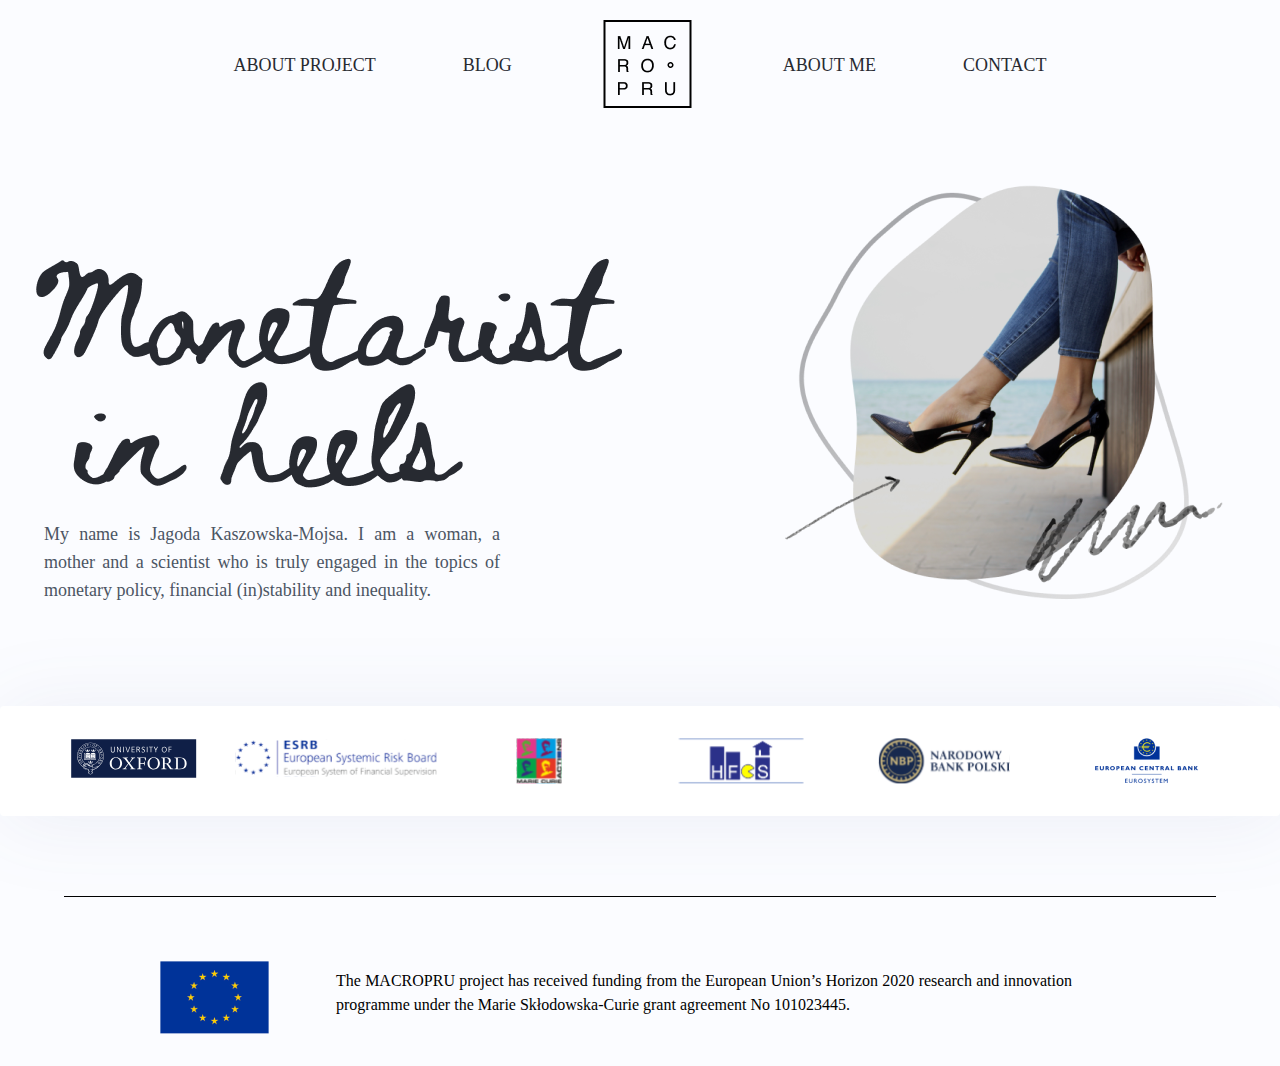
<file: index.html>
<!DOCTYPE html>
<!-- saved from url=(0017)http://localhost/ -->
<html lang="en"><head><meta http-equiv="Content-Type" content="text/html; charset=UTF-8">
        
        <meta name="viewport" content="width=device-width, initial-scale=1">
        <meta name="csrf-token" content="I5Yiwfup0PkfZY6cMvZNUftSER3jY6655O3JnbEg">

        <title>Laravel</title>

        <!-- Fonts -->
        <link rel="preconnect" href="https://fonts.googleapis.com/"> 
        <link rel="preconnect" href="https://fonts.gstatic.com/" crossorigin=""> 
        <link href="./macropru_files/css2" rel="stylesheet">

        <!-- Styles -->
                <link rel="stylesheet" href="./macropru_files/app.css">
        

        <!-- Scripts -->
        <script src="./macropru_files/app.js" defer=""></script>
    </head>
    <body class="font-sans antialiased">
        <div class="min-h-screen bg-home-white ">
            <nav x-data="{ open: false }" class="">
    <!-- Primary Navigation Menu -->
    <div class="max-w-7xl mx-auto px-4 sm:px-6 lg:px-8">
        <div class="flex justify-between sm:justify-around h-16 sm:h-32">
            <div class="hidden sm:flex"></div>
            <div class="hidden sm:flex"></div>
            <div class="hidden sm:flex">
                <div class="hidden space-x-1 sm:-my-px sm:flex uppercase">
                    <div class="flex items-center">
                        <a class="inline-flex items-center px-1 pt-1 border-b-2 border-transparent text-lg font-marcellus font-normal leading-5 text-nav-link-dark hover:text-gray-700 hover:border-gray-300 focus:outline-none focus:text-gray-700 focus:border-gray-300 transition duration-150 ease-in-out " href="project.html">
                            About project
                        </a>
                    </div>

                    <!--<a class="inline-flex items-center px-1 pt-1 border-b-2 border-transparent text-sm font-medium leading-5 text-gray-500 hover:text-gray-700 hover:border-gray-300 focus:outline-none focus:text-gray-700 focus:border-gray-300 transition duration-150 ease-in-out" href="/contact.html">
    Contact
</a>
-->
                </div>
            </div>
            <div class="hidden sm:flex">
                <div class="hidden space-x-1 sm:-my-px sm:flex uppercase">
                    <div class="flex items-center">
                        <a class="inline-flex items-center px-1 pt-1 border-b-2 border-transparent text-lg font-marcellus font-normal leading-5 text-nav-link-dark hover:text-gray-700 hover:border-gray-300 focus:outline-none focus:text-gray-700 focus:border-gray-300 transition duration-150 ease-in-out " href="http://localhost/blog">
                            Blog
                        </a>
                    </div>
                </div>
            </div>
            <div class="flex">
                <!-- Logo -->
                <div class="shrink-0 flex items-center mx-2">
                    <a href="index.html">
                        <img src="./macropru_files/logo.png" class="h-12 sm:h-full">
                    </a>
                </div>
            </div>
            <div class="flex">
                <div class="hidden space-x-8 sm:-my-px sm:flex uppercase">
                    <div class="flex items-center">
                        <a class="inline-flex items-center px-1 pt-1 border-b-2 border-transparent text-lg font-marcellus font-normal leading-5 text-nav-link-dark hover:text-gray-700 hover:border-gray-300 focus:outline-none focus:text-gray-700 focus:border-gray-300 transition duration-150 ease-in-out " href="http://localhost/about">
                            About me
                        </a>
                    </div>
                </div>
            </div>
            <div class="flex">
                <div class="hidden space-x-8 sm:-my-px sm:flex uppercase">
                    <div class="flex items-center">
                        <a class="inline-flex items-center px-1 pt-1 border-b-2 border-transparent text-lg font-marcellus font-normal leading-5 text-nav-link-dark hover:text-gray-700 hover:border-gray-300 focus:outline-none focus:text-gray-700 focus:border-gray-300 transition duration-150 ease-in-out " href="contact.html">
                            Contact
                        </a>
                    </div>
                </div>
            </div>
            <div class="flex"></div>
            <div class="flex"></div>
            <!-- Hamburger -->
            <div class="-mr-2 flex items-center sm:hidden">
                <button @click="open = ! open" class="inline-flex items-center justify-center p-2 rounded-md text-gray-400 hover:text-gray-500 hover:bg-gray-100 focus:outline-none focus:bg-gray-100 focus:text-gray-500 transition duration-150 ease-in-out">
                    <svg class="h-6 w-6" stroke="currentColor" fill="none" viewBox="0 0 24 24">
                        <path :class="{&#39;hidden&#39;: open, &#39;inline-flex&#39;: ! open }" class="inline-flex" stroke-linecap="round" stroke-linejoin="round" stroke-width="2" d="M4 6h16M4 12h16M4 18h16"></path>
                        <path :class="{&#39;hidden&#39;: ! open, &#39;inline-flex&#39;: open }" class="hidden" stroke-linecap="round" stroke-linejoin="round" stroke-width="2" d="M6 18L18 6M6 6l12 12"></path>
                    </svg>
                </button>
            </div>
        </div>
    </div>

    <!-- Responsive Navigation Menu -->
    <div :class="{&#39;block&#39;: open, &#39;hidden&#39;: ! open}" class="hidden sm:hidden">
        <div class="pt-2 pb-3 space-y-1">
            <a class="block pl-3 pr-4 py-2 border-l-4 border-transparent text-base font-medium text-gray-600 uppercase font-marcellus hover:text-gray-800 hover:bg-gray-50 hover:border-gray-300 focus:outline-none focus:text-gray-800 focus:border-gray-300 transition duration-150 ease-in-out " href="project.html">
                About project
            </a>
        </div>
        <div class="pt-2 pb-3 space-y-1">
            <a class="block pl-3 pr-4 py-2 border-l-4 border-transparent text-base font-medium text-gray-600 uppercase font-marcellus hover:text-gray-800 hover:bg-gray-50 hover:border-gray-300 focus:outline-none focus:text-gray-800 focus:border-gray-300 transition duration-150 ease-in-out " href="http://localhost/blog">
                Blog
            </a>
        </div>
        <div class="pt-2 pb-3 space-y-1">
            <a class="block pl-3 pr-4 py-2 border-l-4 border-transparent text-base font-medium text-gray-600 uppercase font-marcellus hover:text-gray-800 hover:bg-gray-50 hover:border-gray-300 focus:outline-none focus:text-gray-800 focus:border-gray-300 transition duration-150 ease-in-out " href="http://localhost/about">
                About me
            </a>
        </div>
        <div class="pt-2 pb-3 space-y-1">
            <a class="block pl-3 pr-4 py-2 border-l-4 border-transparent text-base font-medium text-gray-600 uppercase font-marcellus hover:text-gray-800 hover:bg-gray-50 hover:border-gray-300 focus:outline-none focus:text-gray-800 focus:border-gray-300 transition duration-150 ease-in-out " href="contact.html">
                Contact
            </a>
        </div>
        <hr class="drop-shadow">
    </div>
</nav>

            <!-- Page Heading -->
            <!--<header class="">
                <div class="max-w-7xl mx-auto py-6 px-4 sm:px-6 lg:px-8">
                    Header
                </div>
            </header>-->

            <!-- Page Content -->
            <main>
                    <div class="relative flex items-top justify-center sm:items-center py-4 sm:pt-0 mb-12"> <!--min-h-screen-->
        <div class="max-w-7xl mx-auto sm:px-6 lg:px-8">
            <div class="mt-8">
                <!--<div class="grid grid-cols-1 md:grid-cols-2">-->
                <div class="flex flex-col sm:flex-row">
                    <div class="w-full sm:w-1/2 order-2 sm:order-1 p-6 sm:p-1 pt-6 md:pt-16 lg:pt-24">
                        <div class="flex items-center">
                            <img src="./macropru_files/monetarist_in_heels.png" class="h-full">
                        </div>

                        <div class="mx-2">
                            <div class="mt-8 text-gray-600 text-base sm:text-lg sm:leading-7 font-marcellus font-normal text-justify lg:pr-20 xl:pr-32">
                                My name is Jagoda Kaszowska-Mojsa. I am a woman, a mother and a scientist who is truly engaged in the topics of monetary policy, financial (in)stability and inequality.
                            </div>
                        </div>
                    </div>

                    <div class="w-full sm:w-1/2 order-1 sm:order-2 p-1 sm:p-6">
                        <div class="flex justify-center md:justify-end">
                            <img src="./macropru_files/hero.png" class="h-full">
                        </div>
                    </div>
                </div>
            </div>

            <div class="grid grid-cols-2 md:grid-cols-3 xl:grid-cols-6 gap-y-8 mx-8 xl:-mx-8 mt-20 p-8 bg-white drop-shadow-3xl rounded">
                <div class="mx-auto">
                    <img src="./macropru_files/oxford_badge.svg" class="h-10">
                </div>
                <div class="mx-auto">
                    <img src="./macropru_files/esrb_badge.svg" class="h-10">
                </div>
                <div class="mx-auto">
                    <img src="./macropru_files/msca_badge.svg" class="h-full">
                </div>
                <div class="mx-auto">
                    <img src="./macropru_files/hfcs_badge.svg" class="h-full">
                </div>
                <div class="mx-auto">
                    <img src="./macropru_files/nbp_badge.svg" class="h-full">
                </div>
                <div class="mx-auto">
                    <img src="./macropru_files/ecb_badge.png" class="h-full">
                </div>
            </div>
        </div>
    </div>
            </main>

            <div class="max-w-7xl mx-auto sm:px-6 lg:px-8 pb-8">
                <hr class="mx-8 my-16 border-black">

                <div class="flex flex-col sm:flex-row space-y-8 sm:space-y-0 xl:space-y-2 sm:space-x-16 px-8 sm:px-32">
                    <div class="w-28 flex-none">
                        <img src="./macropru_files/eu_emblem.png" class="">
                    </div>
                    <div class="font-andada text-xs sm:text-base text-justify xl:pr-12">
                        The MACROPRU project has received funding from the European Union’s Horizon 2020 research and innovation programme under the Marie Skłodowska-Curie grant agreement No 101023445.
                    </div>
                </div>
            </div>
        </div>
            

</body></html>
</file>
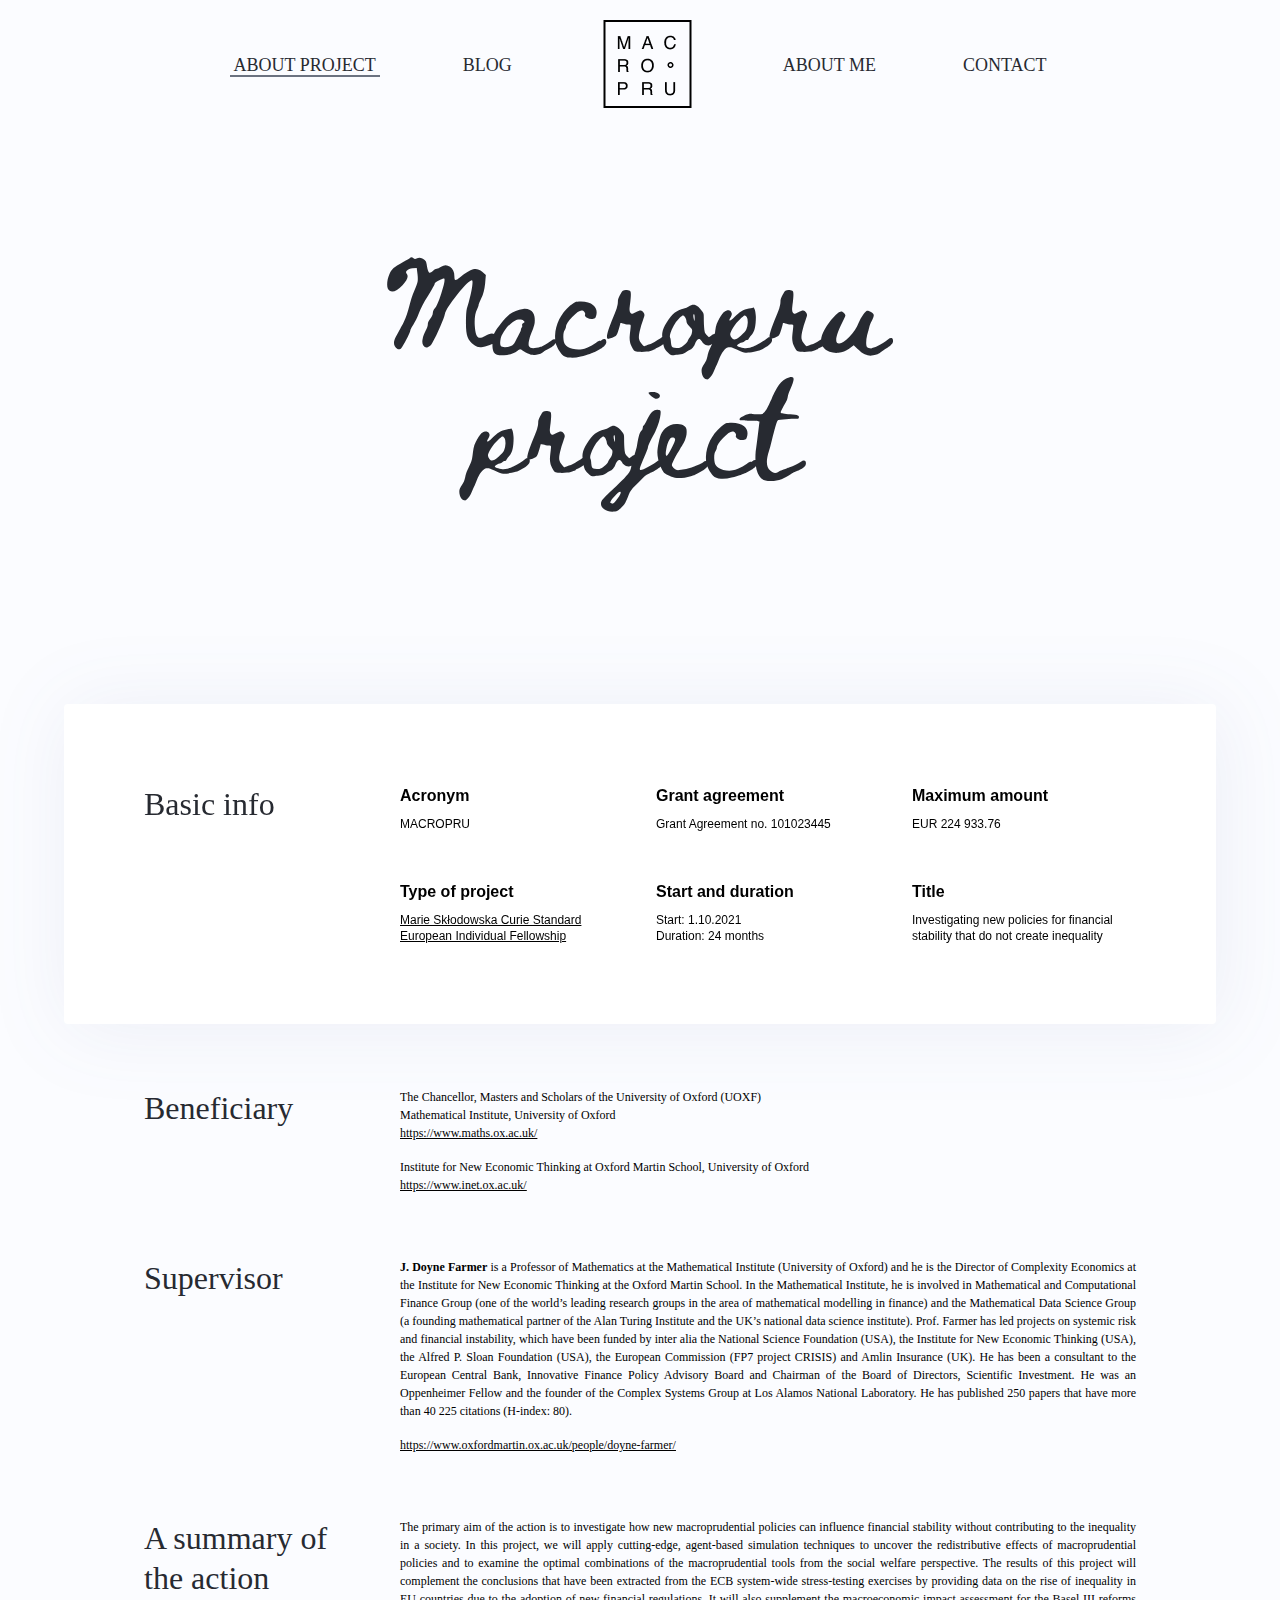
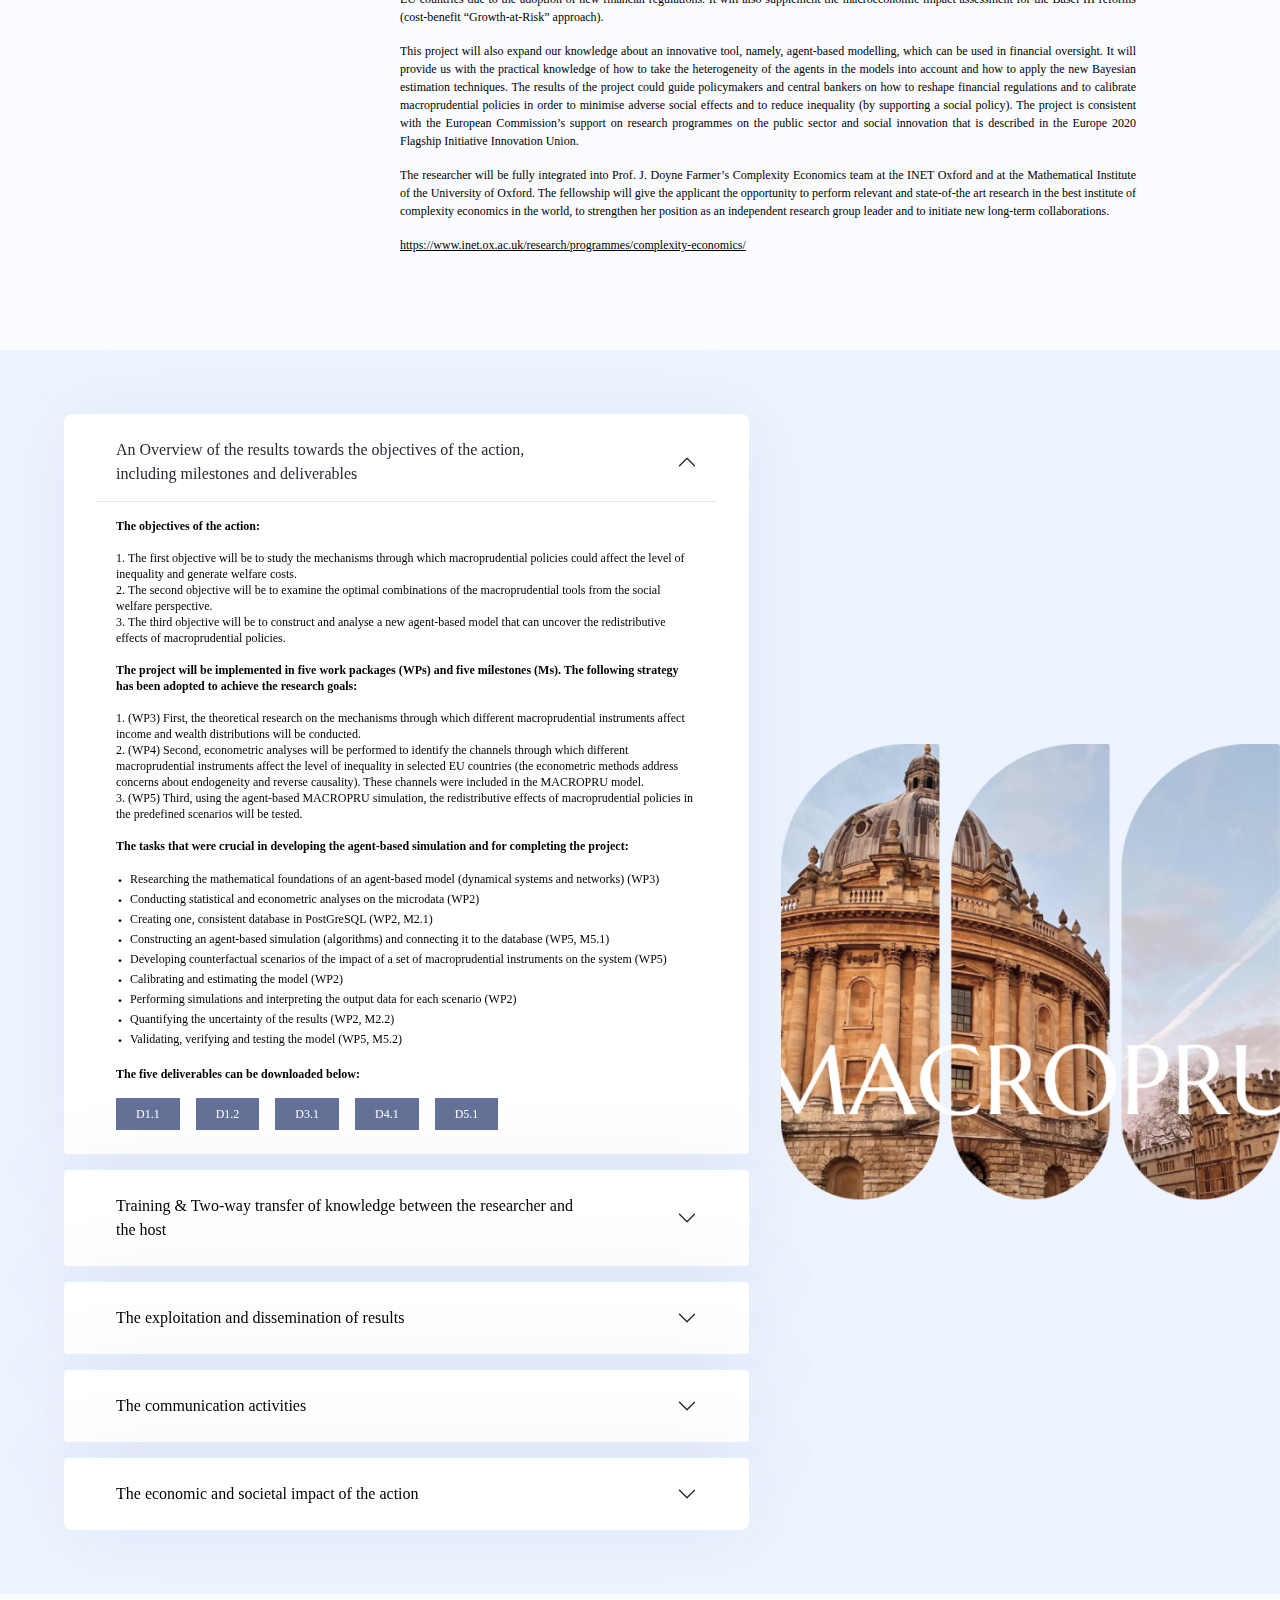
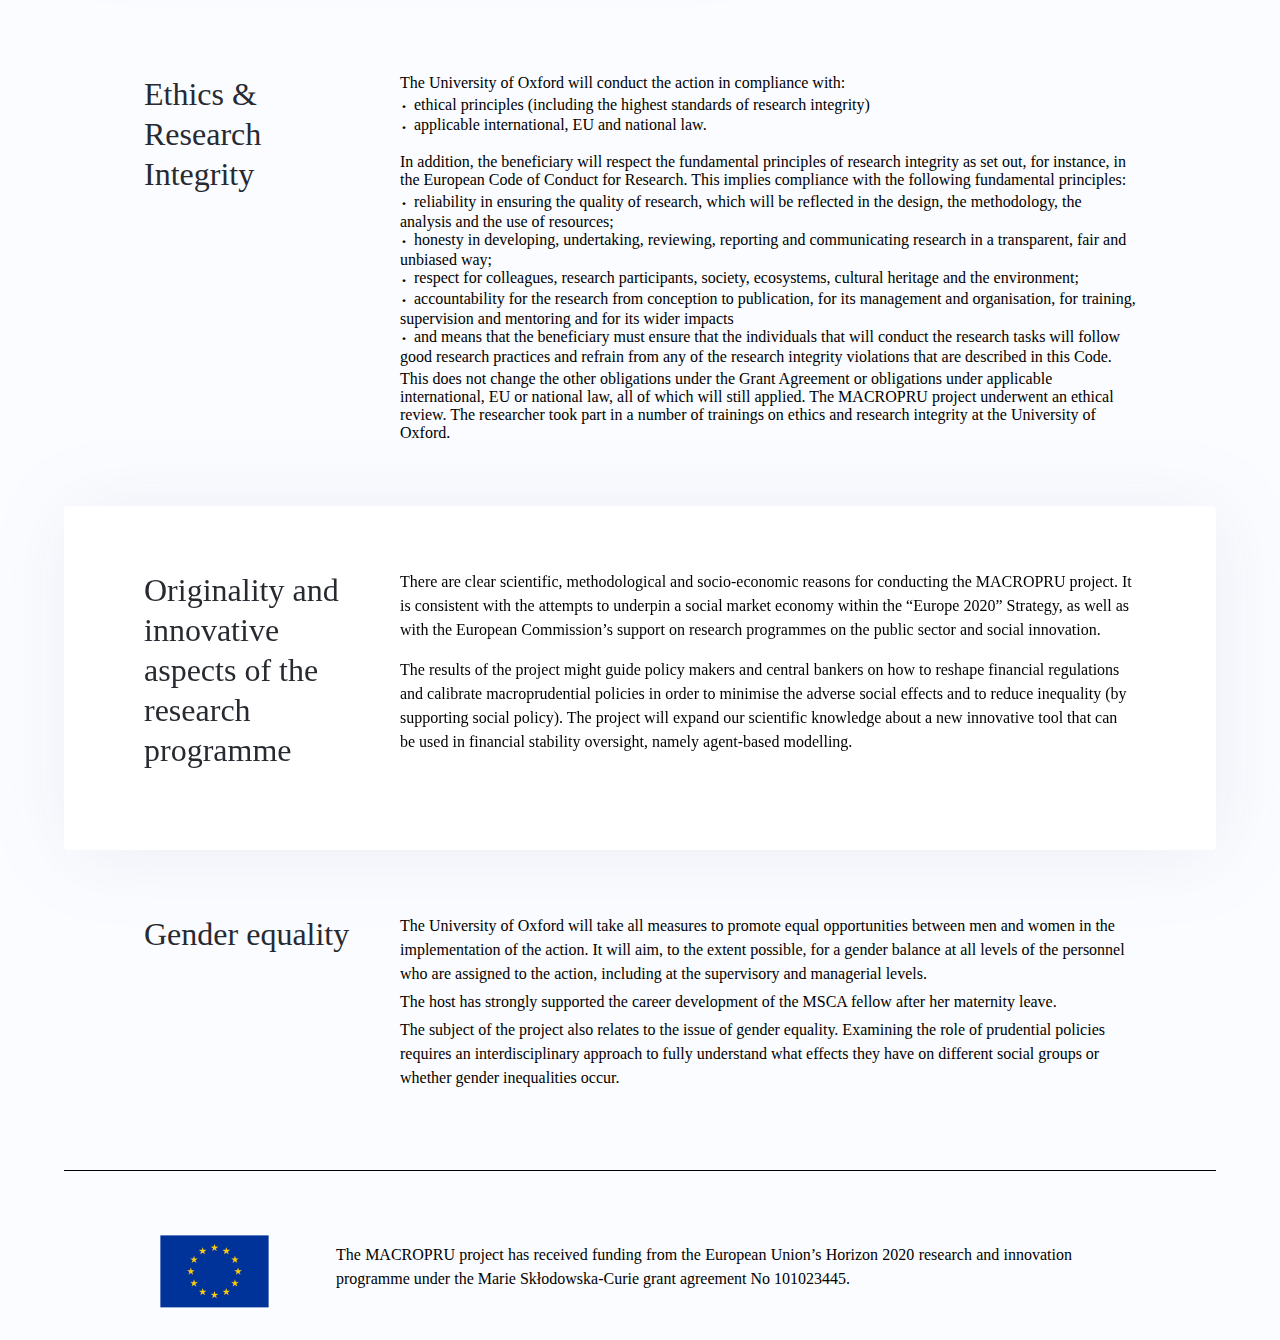
<file: project.html>
<!DOCTYPE html>
<!-- saved from url=(0024)/project.html -->
<html lang="en"><head><meta http-equiv="Content-Type" content="text/html; charset=UTF-8">
        
        <meta name="viewport" content="width=device-width, initial-scale=1">
        <meta name="csrf-token" content="I5Yiwfup0PkfZY6cMvZNUftSER3jY6655O3JnbEg">

        <title>Laravel</title>

        <!-- Fonts -->
        <link rel="preconnect" href="https://fonts.googleapis.com/"> 
        <link rel="preconnect" href="https://fonts.gstatic.com/" crossorigin=""> 
        <link href="./macropru_files/css2" rel="stylesheet">

        <!-- Styles -->
            <link rel="stylesheet" href="./macropru_files/tw-elements.min.css">
    <style>   
        .small-list-disc li:before {
            content:"· ";
            font-size:24px;
            vertical-align:middle;
            line-height:20px;
        }
    </style>
        <link rel="stylesheet" href="./macropru_files/app.css">
        

        <!-- Scripts -->
        <script src="./macropru_files/app.js" defer=""></script>
    </head>
    <body class="font-sans antialiased">
        <div class="min-h-screen bg-home-white     bg-[url(&#39;./macropru_files/project_hero_s.png&#39;)] sm:bg-[url(&#39;./macropru_files/project_hero.png&#39;)] bg-no-repeat bg-contain sm:bg-auto bg-right-top md:bg-top
">
            <nav x-data="{ open: false }" class="">
    <!-- Primary Navigation Menu -->
    <div class="max-w-7xl mx-auto px-4 sm:px-6 lg:px-8">
        <div class="flex justify-between sm:justify-around h-16 sm:h-32">
            <div class="hidden sm:flex"></div>
            <div class="hidden sm:flex"></div>
            <div class="hidden sm:flex">
                <div class="hidden space-x-1 sm:-my-px sm:flex uppercase">
                    <div class="flex items-center">
                        <a class="inline-flex items-center px-1 pt-1 border-b-2 border-transparent text-lg font-marcellus font-normal leading-5 text-nav-link-dark hover:text-gray-700 hover:border-gray-300 focus:outline-none focus:text-gray-700 focus:border-gray-300 transition duration-150 ease-in-out border-gray-500 hover:border-gray-700" href="project.html">
                            About project
                        </a>
                    </div>

                    <!--<a class="inline-flex items-center px-1 pt-1 border-b-2 border-transparent text-sm font-medium leading-5 text-gray-500 hover:text-gray-700 hover:border-gray-300 focus:outline-none focus:text-gray-700 focus:border-gray-300 transition duration-150 ease-in-out" href="/contact.html">
    Contact
</a>
-->
                </div>
            </div>
            <div class="hidden sm:flex">
                <div class="hidden space-x-1 sm:-my-px sm:flex uppercase">
                    <div class="flex items-center">
                        <a class="inline-flex items-center px-1 pt-1 border-b-2 border-transparent text-lg font-marcellus font-normal leading-5 text-nav-link-dark hover:text-gray-700 hover:border-gray-300 focus:outline-none focus:text-gray-700 focus:border-gray-300 transition duration-150 ease-in-out " href="http://localhost/blog">
                            Blog
                        </a>
                    </div>
                </div>
            </div>
            <div class="flex">
                <!-- Logo -->
                <div class="shrink-0 flex items-center mx-2">
                    <a href="index.html">
                        <img src="./macropru_files/logo.png" class="h-12 sm:h-full">
                    </a>
                </div>
            </div>
            <div class="flex">
                <div class="hidden space-x-8 sm:-my-px sm:flex uppercase">
                    <div class="flex items-center">
                        <a class="inline-flex items-center px-1 pt-1 border-b-2 border-transparent text-lg font-marcellus font-normal leading-5 text-nav-link-dark hover:text-gray-700 hover:border-gray-300 focus:outline-none focus:text-gray-700 focus:border-gray-300 transition duration-150 ease-in-out " href="http://localhost/about">
                            About me
                        </a>
                    </div>
                </div>
            </div>
            <div class="flex">
                <div class="hidden space-x-8 sm:-my-px sm:flex uppercase">
                    <div class="flex items-center">
                        <a class="inline-flex items-center px-1 pt-1 border-b-2 border-transparent text-lg font-marcellus font-normal leading-5 text-nav-link-dark hover:text-gray-700 hover:border-gray-300 focus:outline-none focus:text-gray-700 focus:border-gray-300 transition duration-150 ease-in-out " href="contact.html">
                            Contact
                        </a>
                    </div>
                </div>
            </div>
            <div class="flex"></div>
            <div class="flex"></div>
            <!-- Hamburger -->
            <div class="-mr-2 flex items-center sm:hidden">
                <button @click="open = ! open" class="inline-flex items-center justify-center p-2 rounded-md text-gray-400 hover:text-gray-500 hover:bg-gray-100 focus:outline-none focus:bg-gray-100 focus:text-gray-500 transition duration-150 ease-in-out">
                    <svg class="h-6 w-6" stroke="currentColor" fill="none" viewBox="0 0 24 24">
                        <path :class="{&#39;hidden&#39;: open, &#39;inline-flex&#39;: ! open }" class="inline-flex" stroke-linecap="round" stroke-linejoin="round" stroke-width="2" d="M4 6h16M4 12h16M4 18h16"></path>
                        <path :class="{&#39;hidden&#39;: ! open, &#39;inline-flex&#39;: open }" class="hidden" stroke-linecap="round" stroke-linejoin="round" stroke-width="2" d="M6 18L18 6M6 6l12 12"></path>
                    </svg>
                </button>
            </div>
        </div>
    </div>

    <!-- Responsive Navigation Menu -->
    <div :class="{&#39;block&#39;: open, &#39;hidden&#39;: ! open}" class="hidden sm:hidden">
        <div class="pt-2 pb-3 space-y-1">
            <a class="block pl-3 pr-4 py-2 border-l-4 border-transparent text-base font-medium text-gray-600 uppercase font-marcellus hover:text-gray-800 hover:bg-gray-50 hover:border-gray-300 focus:outline-none focus:text-gray-800 focus:border-gray-300 transition duration-150 ease-in-out bg-gray-100 border-gray-500 hover:bg-gray-200 hover:border-gray-600" href="project.html">
                About project
            </a>
        </div>
        <div class="pt-2 pb-3 space-y-1">
            <a class="block pl-3 pr-4 py-2 border-l-4 border-transparent text-base font-medium text-gray-600 uppercase font-marcellus hover:text-gray-800 hover:bg-gray-50 hover:border-gray-300 focus:outline-none focus:text-gray-800 focus:border-gray-300 transition duration-150 ease-in-out " href="http://localhost/blog">
                Blog
            </a>
        </div>
        <div class="pt-2 pb-3 space-y-1">
            <a class="block pl-3 pr-4 py-2 border-l-4 border-transparent text-base font-medium text-gray-600 uppercase font-marcellus hover:text-gray-800 hover:bg-gray-50 hover:border-gray-300 focus:outline-none focus:text-gray-800 focus:border-gray-300 transition duration-150 ease-in-out " href="http://localhost/about">
                About me
            </a>
        </div>
        <div class="pt-2 pb-3 space-y-1">
            <a class="block pl-3 pr-4 py-2 border-l-4 border-transparent text-base font-medium text-gray-600 uppercase font-marcellus hover:text-gray-800 hover:bg-gray-50 hover:border-gray-300 focus:outline-none focus:text-gray-800 focus:border-gray-300 transition duration-150 ease-in-out " href="contact.html">
                Contact
            </a>
        </div>
        <hr class="drop-shadow">
    </div>
</nav>

            <!-- Page Heading -->
            <!--<header class="">
                <div class="max-w-7xl mx-auto py-6 px-4 sm:px-6 lg:px-8">
                    Header
                </div>
            </header>-->

            <!-- Page Content -->
            <main>
                    <div class="relative py-4 sm:pt-0 mb-12"> <!--min-h-screen-->
        <div class="max-w-7xl mx-auto sm:px-6 lg:px-8 basis-full">
            <div class="flex justify-center mt-24 sm:mt-32">
                <img src="./macropru_files/project_macropru_project.svg" class="w-8/12 sm:max-h-64">
            </div>

            <div class="grid justify-evenly grid-cols-1 md:grid-cols-4 gap-x-8 gap-y-4 mt-24 sm:mt-48 mx-8 sm:mx-8 mb-16 p-4 sm:p-20 bg-white drop-shadow-3xl rounded">
                <div>
                    <p class="text-4xl text-[32px] font-marcellus font-normal mb-2 text-contact-header-gray">Basic info</p>
                </div>
                <div>
                    <p class="text-base font-bold font-roboto contact-header-gray">Acronym</p>
                    <p class="text-xs font-normal font-roboto contact-text-gray mt-2">MACROPRU</p>
                    <p class="text-base font-bold font-roboto contact-header-gray mt-12">Type of project</p>
                    <p class="text-xs font-normal font-roboto contact-text-gray mt-2 underline">Marie Skłodowska Curie Standard European Individual Fellowship</p>
                </div>
                <div>
                    <p class="text-base font-bold font-roboto contact-header-gray">Grant agreement</p>
                    <p class="text-xs font-normal font-roboto contact-text-gray mt-2">Grant Agreement no. 101023445</p>
                    <p class="text-base font-bold font-roboto contact-header-gray mt-12">Start and duration</p>
                    <p class="text-xs font-normal font-roboto contact-text-gray mt-2">Start: 1.10.2021</p>
                    <p class="text-xs font-normal font-roboto contact-text-gray">Duration: 24 months</p>
                </div>
                <div>
                    <p class="text-base font-bold font-roboto contact-header-gray">Maximum amount</p>
                    <p class="text-xs font-normal font-roboto contact-text-gray mt-2">EUR 224 933.76</p>
                    <p class="text-base font-bold font-roboto contact-header-gray mt-12">Title</p>
                    <p class="text-xs font-normal font-roboto contact-text-gray mt-2">Investigating new policies for financial stability that do not create inequality</p>
                </div>
            </div>

            <!-- Beneficiary -->
            <div class="flex flex-col md:flex-row gap-x-8 mx-8">
                <div class="md:pl-20 basis-1/4 md:basis-60 lg:basis-72 shrink-0">
                    <p class="text-4xl text-[32px] font-marcellus font-normal mb-2 text-contact-header-gray">Beneficiary</p>
                </div>
                <div class="md:px-4 md:pr-20 basis-3/4 font-andada text-xs contact-text-gray leading-[1.125rem]">
                    <p>The Chancellor, Masters and Scholars of the University of Oxford (UOXF)</p>
                    <p>Mathematical Institute, University of Oxford</p>
                    <p class="underline"><a href="https://www.maths.ox.ac.uk/" target="_blank">https://www.maths.ox.ac.uk/</a></p>

                    <p class="mt-4">Institute for New Economic Thinking at Oxford Martin School, University of Oxford</p>
                    <p class="underline"><a href="https://www.inet.ox.ac.uk/" target="_blank">https://www.inet.ox.ac.uk/</a></p>
                </div>
            </div>

            <!-- Supervisor -->
            <div class="flex flex-col md:flex-row gap-x-8 mx-8 mt-16">
                <div class="md:pl-20 basis-1/4 md:basis-60 lg:basis-72 shrink-0">
                    <p class="text-4xl text-[32px] font-marcellus font-normal mb-2 text-contact-header-gray">Supervisor</p>
                </div>
                <div class="md:px-4 md:pr-20 basis-3/4 font-andada text-xs contact-text-gray leading-[1.125rem]">
                    <p class="text-justify"><span class="font-bold">J. Doyne Farmer</span> is a Professor of Mathematics at the Mathematical Institute (University of Oxford) and he is the Director of Complexity Economics at the Institute for New Economic Thinking at the Oxford Martin School. In the Mathematical Institute, he is involved in Mathematical and Computational Finance Group (one of the world’s leading research groups in the area of mathematical modelling in finance) and the Mathematical Data Science Group (a founding mathematical partner of the Alan Turing Institute and the UK’s national data science institute). Prof. Farmer has led projects on systemic risk and financial instability, which have been funded by inter alia the National Science Foundation (USA), the Institute for New Economic Thinking (USA), the Alfred P. Sloan Foundation (USA), the European Commission (FP7 project CRISIS) and Amlin Insurance (UK). He has been a consultant to the European Central Bank, Innovative Finance Policy Advisory Board and Chairman of the Board of Directors, Scientific Investment. He was an Oppenheimer Fellow and the founder of the Complex Systems Group at Los Alamos National Laboratory. He has published 250 papers that have more than 40 225 citations (H-index: 80).</p>

                    <p class="underline mt-4 break-words"><a href="https://www.oxfordmartin.ox.ac.uk/people/doyne-farmer/" target="_blank">https://www.oxfordmartin.ox.ac.uk/people/doyne-farmer/</a></p>
                </div>
            </div>

            <!-- A summary of the action -->
            <div class="flex flex-col md:flex-row gap-x-8 mx-8 mt-16">
                <div class="md:pl-20 basis-1/4 md:basis-60 lg:basis-72 shrink-0">
                    <p class="text-4xl text-[32px] font-marcellus font-normal mb-2 text-contact-header-gray">A summary of the action</p>
                </div>
                <div class="md:px-4 md:pr-20 basis-3/4 font-andada text-xs contact-text-gray leading-[1.125rem]">
                    <p class="text-justify">The primary aim of the action is to investigate how new macroprudential policies can influence financial stability without contributing to the inequality in a society. In this project, we will apply cutting-edge, agent-based simulation techniques to uncover the redistributive effects of macroprudential policies and to examine the optimal combinations of the macroprudential tools from the social welfare perspective. The results of this project will complement the conclusions that have been extracted from the ECB system-wide stress-testing exercises by providing data on the rise of inequality in EU countries due to the adoption of new financial regulations. It will also supplement the macroeconomic impact assessment for the Basel III reforms (cost-benefit “Growth-at-Risk” approach).</p>
                    <p class="text-justify mt-4">This project will also expand our knowledge about an innovative tool, namely, agent-based modelling, which can be used in financial oversight. It will provide us with the practical knowledge of how to take the heterogeneity of the agents in the models into account and how to apply the new Bayesian estimation techniques. The results of the project could guide policymakers and central bankers on how to reshape financial regulations and to calibrate macroprudential policies in order to minimise adverse social effects and to reduce inequality (by supporting a social policy). The project is consistent with the European Commission’s support on research programmes on the public sector and social innovation that is described in the Europe 2020 Flagship Initiative Innovation Union.</p>
                    <p class="text-justify mt-4">The researcher will be fully integrated into Prof. J. Doyne Farmer’s Complexity Economics team at the INET Oxford and at the Mathematical Institute of the University of Oxford. The fellowship will give the applicant the opportunity to perform relevant and state-of-the art research in the best institute of complexity economics in the world, to strengthen her position as an independent research group leader and to initiate new long-term collaborations.</p>
                    <p class="underline mt-4 break-words"><a href="https://www.inet.ox.ac.uk/research/programmes/complexity-economics/" target="_blank">https://www.inet.ox.ac.uk/research/programmes/complexity-economics/</a></p>
                </div>
            </div>
        </div>
        <div class="max-w-7xl mx-auto basis-full bg-project-background-blue mt-24">
            <div class="flex flex-col lg:flex-row gap-x-8 mt-16">
                <div class="basis-3/5 order-2 lg:order-1">
                    <div class="accordion my-16 mx-8 lg:mr-0 lg:ml-16" id="accordionExample">
                        <div class="accordion-item bg-white drop-shadow-3xl rounded py-2 px-1 sm:px-8">
                            <h2 class="accordion-header mb-0" id="headingOne">
                            <button class="
                                accordion-button
                                relative
                                flex
                                items-center
                                w-full
                                py-4
                                px-5
                                text-base contact-header-gray text-left font-marcellus
                                bg-white
                                border-0
                                rounded-none
                                transition
                                focus:outline-none
                            " type="button" data-bs-toggle="collapse" data-bs-target="#collapseOne" aria-expanded="true" aria-controls="collapseOne">
                                <p class="pr-8 sm:pr-24">An Overview of the results towards the objectives of the action, including milestones and deliverables</p>
                            </button>
                            </h2>
                            <div id="collapseOne" class="accordion-collapse collapse show" aria-labelledby="headingOne" data-bs-parent="#accordionExample">
                            <div class="accordion-body py-4 px-5 font-andada text-xs">
                                <p class="font-bold">The objectives of the action:</p> 
                                <ol class="list-decimal list-inside mt-4">
                                    <li>The first objective will be to study the mechanisms through which macroprudential policies could affect the level of inequality and generate welfare costs.</li>
                                    <li>The second objective will be to examine the optimal combinations of the macroprudential tools from the social welfare perspective.</li>
                                    <li>The third objective will be to construct and  analyse a new agent-based model that can uncover the redistributive effects of macroprudential policies.</li>
                                </ol>

                                <p class="font-bold mt-4">The project will be implemented in five work packages (WPs) and five milestones (Ms). The following strategy has been adopted to achieve the research goals:</p>
                                <ol class="list-decimal list-inside mt-4">
                                    <li>(WP3) First, the theoretical research on the mechanisms through which different macroprudential instruments affect income and wealth distributions will be conducted.</li>
                                    <li>(WP4) Second, econometric analyses will be performed to identify the channels through which different macroprudential instruments affect the level of inequality in selected EU countries (the econometric methods address concerns about endogeneity and reverse causality). These channels were included in the MACROPRU model.</li>
                                    <li>(WP5) Third, using the agent-based MACROPRU simulation, the redistributive effects of macroprudential policies in the predefined scenarios will be tested. </li>
                                </ol>

                                <p class="font-bold mt-4">The tasks that were crucial in developing the agent-based simulation and for completing the project:</p>
                                <ol class="list-none small-list-disc list-inside mt-4">
                                    <li>Researching the mathematical foundations of an agent-based model (dynamical systems and networks) (WP3)</li>
                                    <li>Conducting statistical and econometric analyses on the microdata (WP2)</li>
                                    <li>Creating one, consistent database in PostGreSQL (WP2, M2.1) </li>
                                    <li>Constructing an agent-based simulation (algorithms) and connecting it to the database (WP5, M5.1)</li>
                                    <li>Developing counterfactual scenarios of the impact of a set of macroprudential instruments on the system (WP5)</li>
                                    <li>Calibrating and estimating the model (WP2)</li>
                                    <li>Performing simulations and interpreting the output data for each scenario (WP2)</li>
                                    <li>Quantifying the uncertainty of the results (WP2, M2.2)</li>
                                    <li>Validating, verifying and testing the model (WP5, M5.2)</li>
                                </ol>

                                <p class="font-bold mt-4">The five deliverables can be downloaded below:</p>
                                <div class="flex flex-wrap gap-4 mt-4">
                                    <a class="p-2 px-5 text-xs text-white bg-[#657297]" href="http://localhost/" target="_blank">D1.1</a>
                                    <a class="p-2 px-5 text-xs text-white bg-[#657297]" href="http://localhost/" target="_blank">D1.2</a>
                                    <a class="p-2 px-5 text-xs text-white bg-[#657297]" href="http://localhost/" target="_blank">D3.1</a>
                                    <a class="p-2 px-5 text-xs text-white bg-[#657297]" href="http://localhost/" target="_blank">D4.1</a>
                                    <a class="p-2 px-5 text-xs text-white bg-[#657297]" href="http://localhost/" target="_blank">D5.1</a>
                                </div>
                            </div>
                            </div>
                        </div>
                        <div class="accordion-item bg-white drop-shadow-3xl rounded py-2 px-1 sm:px-8 mt-4">
                            <h2 class="accordion-header mb-0" id="headingTwo">
                            <button class="
                                accordion-button
                                collapsed
                                relative
                                flex
                                items-center
                                w-full
                                py-4
                                px-5
                                text-base contact-header-gray text-left font-marcellus
                                bg-white
                                border-0
                                rounded-none
                                transition
                                focus:outline-none
                            " type="button" data-bs-toggle="collapse" data-bs-target="#collapseTwo" aria-expanded="false" aria-controls="collapseTwo">
                                <p class="pr-8 sm:pr-24">Training &amp; Two-way transfer of knowledge between the researcher and the host</p>
                            </button>
                            </h2>
                            <div id="collapseTwo" class="accordion-collapse collapse" aria-labelledby="headingTwo" data-bs-parent="#accordionExample">
                            <div class="accordion-body py-4 px-5 font-andada text-xs">
                                <p class="text-justify">One of the most important aims of the MSCA fellowship is to ensure the two-way transfer of knowledge between the researcher and the host and to provide highly relevant trainings to the researcher. The MSCA fellow has been integrated in the Complexity Economics Group at the INET Oxford. Her participation in group meetings will enable her to improve her knowledge and skills. The researcher's contribution to the creation of the agent-based macro models and macroprudential policies was also important for the group's research. The Fellowship will also be a remarkable opportunity for her to develop excellent international networking opportunities and to improve her career development possibilities.  The training will be focused on improving the fellow’s research, management and communication skills. For more info see the CV in the section <span class="italic">About me</span>.</p>
                            </div>
                            </div>
                        </div>
                        <div class="accordion-item bg-white drop-shadow-3xl rounded py-2 px-1 sm:px-8 mt-4">
                            <h2 class="accordion-header mb-0" id="headingThree">
                            <button class="
                                accordion-button
                                collapsed
                                relative
                                flex
                                items-center
                                w-full
                                py-4
                                px-5
                                text-base contact-header-gray text-left font-marcellus
                                bg-white
                                border-0
                                rounded-none
                                transition
                                focus:outline-none
                            " type="button" data-bs-toggle="collapse" data-bs-target="#collapseThree" aria-expanded="false" aria-controls="collapseThree">
                                <p class="pr-8 sm:pr-24">The exploitation and dissemination of results</p>
                            </button>
                            </h2>
                            <div id="collapseThree" class="accordion-collapse collapse" aria-labelledby="headingThree" data-bs-parent="#accordionExample">
                            <div class="accordion-body py-4 px-5 font-andada text-xs">
                                <p class="font-bold">The exploitation of results</p>
                                <p class="mt-4 text-justify">The results of these actions will be exploited by maintaining the collaboration with the University of Oxford and initiating new, interdisciplinary projects in Poland, thereby starting to build up a complexity community in Poland that will become an important part of the scientific landscape.</p>
                                <p class="mt-4 text-justify">The details of the algorithms, as well as the results of the simulations, will be deposited in the “CoMSeS, Open ABM, Big Data Hub” (open access). This will provide a valuable platform for new research projects to be developed after the completion of the project. Researchers will be able to use this information as a foundation to create future work in these areas.</p>
                                <p class="mt-4 text-justify">Any intellectual property arising from the project will be handled by the Oxford Intellectual Property Research Centre, which will advise on the best practices and opportunities for exploitation. The applicant will comply with the employment conditions in relation to confidentiality, knowledge and intellectual property rights.</p>
                                <p class="font-bold mt-4">Dissemination of the results</p>
                                <p class="mt-4 text-justify">The general policy at the University of Oxford is to promote “new economic thinking” and free access to knowledge and groundbreaking scientific research, either by making new techniques available or by assuring open access to all publications. Therefore, in order to communicate the research results, the fellow will either publish papers in open access scientific journals or place them on preprint servers (such as arxiv) in order to maximise their availability. The simulation results will be available for download on the INET Oxford webpage. In order to share the project’s results with the research community, the applicant will present her findings at international conferences, which will increase their public visibility. A series of short visits will be undertaken to give seminar talks and to build collaborations with risk and complexity science research groups around the world. For more info, see the <span class="italic">Blog</span> and <span class="italic">About me</span> (CV).</p>
                            </div>
                            </div>
                        </div>

                        <div class="accordion-item bg-white drop-shadow-3xl rounded py-2 px-1 sm:px-8 mt-4">
                            <h2 class="accordion-header mb-0" id="headingThree">
                            <button class="
                                accordion-button
                                collapsed
                                relative
                                flex
                                items-center
                                w-full
                                py-4
                                px-5
                                text-base contact-header-gray text-left font-marcellus
                                bg-white
                                border-0
                                rounded-none
                                transition
                                focus:outline-none
                            " type="button" data-bs-toggle="collapse" data-bs-target="#collapseFour" aria-expanded="false" aria-controls="collapseFour">
                                <p class="pr-8 sm:pr-24">The communication activities</p>
                            </button>
                            </h2>
                            <div id="collapseFour" class="accordion-collapse collapse" aria-labelledby="headingThree" data-bs-parent="#accordionExample">
                            <div class="accordion-body py-4 px-5 font-andada text-xs">
                                <p class="text-justify">The fellow will engage the general public using mass and social media.  For this purpose, she has developed a strategy based on building a project website “Monetarist in Heels”, which contains links to YouTube videos and posts on Facebook, LinkedIn and ResearchGate.  The distribution of information about the project was started by advertising it through people who are potentially interested in the subject (on Facebook and LinkedIn). While Facebook and YouTube will permit the project activities to be communicated to a younger audience, the use of LinkedIn will draw the attention of the multipliers among professionals and members of the EU financial oversight institutions.</p>
                                <p class="mt-4 text-justify">Articles were also published in the press.  In addition, the fellow participated in the European Researchers’ Night, where she explained the results of her project to the public so that non-specialists can understand it.  She also became involved in the Oxford outreach activities (Mathematical Institute and INET webpages, OxfordSparks, Instagram, Twitter).</p>
                                <p class="mt-4 text-justify">The public engagement activities will contribute to creating an awareness of the performed research by informing and inspiring the public, by listening to public views and by collaborating with the public.  The goals of ‘The University of Oxford Public Engagement with Research Strategic Plan’ will be followed to ensure a highest impact.</p>
                            </div>
                            </div>
                        </div>

                        <div class="accordion-item bg-white drop-shadow-3xl rounded py-2 px-1 sm:px-8 mt-4">
                            <h2 class="accordion-header mb-0" id="headingThree">
                            <button class="
                                accordion-button
                                collapsed
                                relative
                                flex
                                items-center
                                w-full
                                py-4
                                px-5
                                text-base contact-header-gray text-left font-marcellus
                                bg-white
                                border-0
                                rounded-none
                                transition
                                focus:outline-none
                            " type="button" data-bs-toggle="collapse" data-bs-target="#collapseFive" aria-expanded="false" aria-controls="collapseFive">
                                <p class="pr-8 sm:pr-24">The economic and societal impact of the action</p>
                            </button>
                            </h2>
                            <div id="collapseFive" class="accordion-collapse collapse" aria-labelledby="headingThree" data-bs-parent="#accordionExample">
                            <div class="accordion-body py-4 px-5 font-andada text-xs">
                                <p class="text-justify">The research within the MACROPRU project will make a demonstrable contribution to society and the economy. This will include both an academic impact and an economic and societal impact. The published research results will enhance the understanding and advanced scientific methods (in particular agent-based modelling), economic theory and its application across and within disciplines. In addition, the research will have an impact on society and the economy, and it will also benefit individuals, organisations (central banks and financial oversight institutions) and nations. It will show us how we should calibrate macroprudential policies in order to support social policy and thus to create a more equal society.</p>
                            </div>
                            </div>
                        </div>
                    </div>
                </div>
                <div class="basis-2/5 order-1 lg:order-2 flex justify-center lg:justify-end items-center">
                    <div class="shrink pt-16 lg:pt-0 mx-16 lg:mx-0">
                        <img src="./macropru_files/project_macropru.png" class="">
                    </div>
                </div>
            </div>
        </div>

        <div class="max-w-7xl mx-auto sm:px-6 lg:px-8 basis-full mt-20">
            <!-- Ethics & Research Integrity -->
            <div class="flex flex-col md:flex-row gap-x-8 mx-8">
                <div class="md:pl-20 basis-1/4 md:basis-64 lg:basis-72 shrink-0">
                    <p class="text-4xl text-[32px] font-marcellus font-normal mb-2 text-contact-header-gray mb-4">Ethics &amp; Research Integrity</p>
                </div>
                <div class="md:px-4 md:pr-20 basis-3/4 font-andada text-base contact-text-gray leading-[1.125rem]">
                    <p>The University of Oxford will conduct the action in compliance with: </p>
                    <ol class="list-none small-list-disc list-inside mt-1">
                        <li>ethical principles (including the highest standards of research integrity)</li>
                        <li>applicable international, EU and national law.</li>
                    </ol>
                    <p class="mt-4">
                        In addition, the beneficiary will respect the fundamental principles of research integrity as set out, for instance, in the European Code of Conduct for Research. This implies compliance with the following fundamental principles:
                    </p>
                    <ol class="list-none small-list-disc list-inside mt-1">
                        <li>reliability in ensuring the quality of research, which will be reflected in the design, the methodology, the analysis and the use of resources;</li>
                        <li>honesty in developing, undertaking, reviewing, reporting and communicating research in a transparent, fair and unbiased way;</li>
                        <li>respect for colleagues, research participants, society, ecosystems, cultural heritage and the environment;</li>
                        <li>accountability for the research from conception to publication, for its management and organisation, for training, supervision and mentoring and for its wider impacts</li>
                        <li>and means that the beneficiary must ensure that the individuals that will conduct the research tasks will follow good research practices and refrain from any of the research integrity violations that are described in this Code.</li>
                    </ol>
                    <p class="mt-1">This does not change the other obligations under the Grant Agreement or obligations under applicable international, EU or national law, all of which will still applied. The MACROPRU project underwent an ethical review. The researcher took part in a number of trainings on ethics and research integrity at the University of Oxford.</p>
                </div>
            </div>
            
            <!-- Originality and innovative aspects of the research programme -->
            <div class="flex flex-col md:flex-row gap-x-8 mx-8 mt-16 p-4 sm:px-0 py-16 bg-white drop-shadow-3xl rounded">
        
                <div class="md:pl-20 basis-1/4 md:basis-64 lg:basis-72 shrink-0">
                    <p class="text-4xl text-[32px] font-marcellus font-normal mb-2 text-contact-header-gray mb-4">Originality and innovative aspects of the research programme</p>
                </div>
                <div class="md:px-4 md:pr-20 basis-3/4 text-base font-andada contact-header-gray">
                    <p>There are clear scientific, methodological and socio-economic reasons for conducting the MACROPRU project. It is consistent with the attempts to underpin a social market economy within the “Europe 2020” Strategy, as well as with the European Commission’s support on research programmes on the public sector and social innovation.</p>
                    <p class="mt-4">The results of the project might guide policy makers and central bankers on how to reshape financial regulations and calibrate macroprudential policies in order to minimise the adverse social effects and to reduce inequality (by supporting social policy). The project will expand our scientific knowledge about a new innovative tool that can be used in financial stability oversight, namely agent-based modelling.</p>
                </div>
            </div>

            <!-- Gender equality -->
            <div class="flex flex-col md:flex-row gap-x-8 mx-8 mt-16">
                <div class="md:pl-20 basis-1/4 md:basis-64 lg:basis-72 shrink-0">
                    <p class="text-4xl text-[32px] font-marcellus font-normal mb-2 text-contact-header-gray mb-4">Gender equality</p>
                </div>
                <div class="md:px-4 md:pr-20 basis-3/4 text-base font-andada contact-header-gray">
                    <p>The University of Oxford will take all measures to promote equal opportunities between men and women in the implementation of the action. It will aim, to the extent possible, for a gender balance at all levels of the personnel who are assigned to the action, including at the supervisory and managerial levels.</p>
                    <p class="mt-1">The host has strongly supported the career development of the MSCA fellow after her maternity leave.</p>
                    <p class="mt-1">The subject of the project also relates to the issue of gender equality. Examining the role of prudential policies requires an interdisciplinary approach to fully understand what effects they have on different social groups or whether gender inequalities occur.</p>
                </div>
            </div>
        </div>
        
    </div>
            </main>

            <div class="max-w-7xl mx-auto sm:px-6 lg:px-8 pb-8">
                <hr class="mx-8 my-16 border-black">

                <div class="flex flex-col sm:flex-row space-y-8 sm:space-y-0 xl:space-y-2 sm:space-x-16 px-8 sm:px-32">
                    <div class="w-28 flex-none">
                        <img src="./macropru_files/eu_emblem.png" class="">
                    </div>
                    <div class="font-andada text-xs sm:text-base text-justify xl:pr-12">
                        The MACROPRU project has received funding from the European Union’s Horizon 2020 research and innovation programme under the Marie Skłodowska-Curie grant agreement No 101023445.
                    </div>
                </div>
            </div>
        </div>
            <script src="./macropru_files/index.min.js"></script>
    

</body></html>
</file>
<file: macropru_files/app.css>
/*
! tailwindcss v3.0.24 | MIT License | https://tailwindcss.com
*//*
1. Prevent padding and border from affecting element width. (https://github.com/mozdevs/cssremedy/issues/4)
2. Allow adding a border to an element by just adding a border-width. (https://github.com/tailwindcss/tailwindcss/pull/116)
*/

*,
::before,
::after {
  box-sizing: border-box; /* 1 */
  border-width: 0; /* 2 */
  border-style: solid; /* 2 */
  border-color: #e5e7eb; /* 2 */
}

::before,
::after {
  --tw-content: '';
}

/*
1. Use a consistent sensible line-height in all browsers.
2. Prevent adjustments of font size after orientation changes in iOS.
3. Use a more readable tab size.
4. Use the user's configured `sans` font-family by default.
*/

html {
  line-height: 1.5; /* 1 */
  -webkit-text-size-adjust: 100%; /* 2 */
  -moz-tab-size: 4; /* 3 */
  -o-tab-size: 4;
     tab-size: 4; /* 3 */
  font-family: Nunito, ui-sans-serif, system-ui, -apple-system, BlinkMacSystemFont, "Segoe UI", Roboto, "Helvetica Neue", Arial, "Noto Sans", sans-serif, "Apple Color Emoji", "Segoe UI Emoji", "Segoe UI Symbol", "Noto Color Emoji"; /* 4 */
}

/*
1. Remove the margin in all browsers.
2. Inherit line-height from `html` so users can set them as a class directly on the `html` element.
*/

body {
  margin: 0; /* 1 */
  line-height: inherit; /* 2 */
}

/*
1. Add the correct height in Firefox.
2. Correct the inheritance of border color in Firefox. (https://bugzilla.mozilla.org/show_bug.cgi?id=190655)
3. Ensure horizontal rules are visible by default.
*/

hr {
  height: 0; /* 1 */
  color: inherit; /* 2 */
  border-top-width: 1px; /* 3 */
}

/*
Add the correct text decoration in Chrome, Edge, and Safari.
*/

abbr:where([title]) {
  -webkit-text-decoration: underline dotted;
          text-decoration: underline dotted;
}

/*
Remove the default font size and weight for headings.
*/

h1,
h2,
h3,
h4,
h5,
h6 {
  font-size: inherit;
  font-weight: inherit;
}

/*
Reset links to optimize for opt-in styling instead of opt-out.
*/

a {
  color: inherit;
  text-decoration: inherit;
}

/*
Add the correct font weight in Edge and Safari.
*/

b,
strong {
  font-weight: bolder;
}

/*
1. Use the user's configured `mono` font family by default.
2. Correct the odd `em` font sizing in all browsers.
*/

code,
kbd,
samp,
pre {
  font-family: ui-monospace, SFMono-Regular, Menlo, Monaco, Consolas, "Liberation Mono", "Courier New", monospace; /* 1 */
  font-size: 1em; /* 2 */
}

/*
Add the correct font size in all browsers.
*/

small {
  font-size: 80%;
}

/*
Prevent `sub` and `sup` elements from affecting the line height in all browsers.
*/

sub,
sup {
  font-size: 75%;
  line-height: 0;
  position: relative;
  vertical-align: baseline;
}

sub {
  bottom: -0.25em;
}

sup {
  top: -0.5em;
}

/*
1. Remove text indentation from table contents in Chrome and Safari. (https://bugs.chromium.org/p/chromium/issues/detail?id=999088, https://bugs.webkit.org/show_bug.cgi?id=201297)
2. Correct table border color inheritance in all Chrome and Safari. (https://bugs.chromium.org/p/chromium/issues/detail?id=935729, https://bugs.webkit.org/show_bug.cgi?id=195016)
3. Remove gaps between table borders by default.
*/

table {
  text-indent: 0; /* 1 */
  border-color: inherit; /* 2 */
  border-collapse: collapse; /* 3 */
}

/*
1. Change the font styles in all browsers.
2. Remove the margin in Firefox and Safari.
3. Remove default padding in all browsers.
*/

button,
input,
optgroup,
select,
textarea {
  font-family: inherit; /* 1 */
  font-size: 100%; /* 1 */
  line-height: inherit; /* 1 */
  color: inherit; /* 1 */
  margin: 0; /* 2 */
  padding: 0; /* 3 */
}

/*
Remove the inheritance of text transform in Edge and Firefox.
*/

button,
select {
  text-transform: none;
}

/*
1. Correct the inability to style clickable types in iOS and Safari.
2. Remove default button styles.
*/

button,
[type='button'],
[type='reset'],
[type='submit'] {
  -webkit-appearance: button; /* 1 */
  background-color: transparent; /* 2 */
  background-image: none; /* 2 */
}

/*
Use the modern Firefox focus style for all focusable elements.
*/

:-moz-focusring {
  outline: auto;
}

/*
Remove the additional `:invalid` styles in Firefox. (https://github.com/mozilla/gecko-dev/blob/2f9eacd9d3d995c937b4251a5557d95d494c9be1/layout/style/res/forms.css#L728-L737)
*/

:-moz-ui-invalid {
  box-shadow: none;
}

/*
Add the correct vertical alignment in Chrome and Firefox.
*/

progress {
  vertical-align: baseline;
}

/*
Correct the cursor style of increment and decrement buttons in Safari.
*/

::-webkit-inner-spin-button,
::-webkit-outer-spin-button {
  height: auto;
}

/*
1. Correct the odd appearance in Chrome and Safari.
2. Correct the outline style in Safari.
*/

[type='search'] {
  -webkit-appearance: textfield; /* 1 */
  outline-offset: -2px; /* 2 */
}

/*
Remove the inner padding in Chrome and Safari on macOS.
*/

::-webkit-search-decoration {
  -webkit-appearance: none;
}

/*
1. Correct the inability to style clickable types in iOS and Safari.
2. Change font properties to `inherit` in Safari.
*/

::-webkit-file-upload-button {
  -webkit-appearance: button; /* 1 */
  font: inherit; /* 2 */
}

/*
Add the correct display in Chrome and Safari.
*/

summary {
  display: list-item;
}

/*
Removes the default spacing and border for appropriate elements.
*/

blockquote,
dl,
dd,
h1,
h2,
h3,
h4,
h5,
h6,
hr,
figure,
p,
pre {
  margin: 0;
}

fieldset {
  margin: 0;
  padding: 0;
}

legend {
  padding: 0;
}

ol,
ul,
menu {
  list-style: none;
  margin: 0;
  padding: 0;
}

/*
Prevent resizing textareas horizontally by default.
*/

textarea {
  resize: vertical;
}

/*
1. Reset the default placeholder opacity in Firefox. (https://github.com/tailwindlabs/tailwindcss/issues/3300)
2. Set the default placeholder color to the user's configured gray 400 color.
*/

input::-moz-placeholder, textarea::-moz-placeholder {
  opacity: 1; /* 1 */
  color: #9ca3af; /* 2 */
}

input:-ms-input-placeholder, textarea:-ms-input-placeholder {
  opacity: 1; /* 1 */
  color: #9ca3af; /* 2 */
}

input::placeholder,
textarea::placeholder {
  opacity: 1; /* 1 */
  color: #9ca3af; /* 2 */
}

/*
Set the default cursor for buttons.
*/

button,
[role="button"] {
  cursor: pointer;
}

/*
Make sure disabled buttons don't get the pointer cursor.
*/
:disabled {
  cursor: default;
}

/*
1. Make replaced elements `display: block` by default. (https://github.com/mozdevs/cssremedy/issues/14)
2. Add `vertical-align: middle` to align replaced elements more sensibly by default. (https://github.com/jensimmons/cssremedy/issues/14#issuecomment-634934210)
   This can trigger a poorly considered lint error in some tools but is included by design.
*/

img,
svg,
video,
canvas,
audio,
iframe,
embed,
object {
  display: block; /* 1 */
  vertical-align: middle; /* 2 */
}

/*
Constrain images and videos to the parent width and preserve their intrinsic aspect ratio. (https://github.com/mozdevs/cssremedy/issues/14)
*/

img,
video {
  max-width: 100%;
  height: auto;
}

/*
Ensure the default browser behavior of the `hidden` attribute.
*/

[hidden] {
  display: none;
}

[type='text'],[type='email'],[type='url'],[type='password'],[type='number'],[type='date'],[type='datetime-local'],[type='month'],[type='search'],[type='tel'],[type='time'],[type='week'],[multiple],textarea,select {
  -webkit-appearance: none;
     -moz-appearance: none;
          appearance: none;
  background-color: #fff;
  border-color: #6b7280;
  border-width: 1px;
  border-radius: 0px;
  padding-top: 0.5rem;
  padding-right: 0.75rem;
  padding-bottom: 0.5rem;
  padding-left: 0.75rem;
  font-size: 1rem;
  line-height: 1.5rem;
  --tw-shadow: 0 0 #0000;
}

[type='text']:focus, [type='email']:focus, [type='url']:focus, [type='password']:focus, [type='number']:focus, [type='date']:focus, [type='datetime-local']:focus, [type='month']:focus, [type='search']:focus, [type='tel']:focus, [type='time']:focus, [type='week']:focus, [multiple]:focus, textarea:focus, select:focus {
  outline: 2px solid transparent;
  outline-offset: 2px;
  --tw-ring-inset: var(--tw-empty,/*!*/ /*!*/);
  --tw-ring-offset-width: 0px;
  --tw-ring-offset-color: #fff;
  --tw-ring-color: #2563eb;
  --tw-ring-offset-shadow: var(--tw-ring-inset) 0 0 0 var(--tw-ring-offset-width) var(--tw-ring-offset-color);
  --tw-ring-shadow: var(--tw-ring-inset) 0 0 0 calc(1px + var(--tw-ring-offset-width)) var(--tw-ring-color);
  box-shadow: var(--tw-ring-offset-shadow), var(--tw-ring-shadow), var(--tw-shadow);
  border-color: #2563eb;
}

input::-moz-placeholder, textarea::-moz-placeholder {
  color: #6b7280;
  opacity: 1;
}

input:-ms-input-placeholder, textarea:-ms-input-placeholder {
  color: #6b7280;
  opacity: 1;
}

input::placeholder,textarea::placeholder {
  color: #6b7280;
  opacity: 1;
}

::-webkit-datetime-edit-fields-wrapper {
  padding: 0;
}

::-webkit-date-and-time-value {
  min-height: 1.5em;
}

::-webkit-datetime-edit,::-webkit-datetime-edit-year-field,::-webkit-datetime-edit-month-field,::-webkit-datetime-edit-day-field,::-webkit-datetime-edit-hour-field,::-webkit-datetime-edit-minute-field,::-webkit-datetime-edit-second-field,::-webkit-datetime-edit-millisecond-field,::-webkit-datetime-edit-meridiem-field {
  padding-top: 0;
  padding-bottom: 0;
}

select {
  background-image: url("data:image/svg+xml,%3csvg xmlns='http://www.w3.org/2000/svg' fill='none' viewBox='0 0 20 20'%3e%3cpath stroke='%236b7280' stroke-linecap='round' stroke-linejoin='round' stroke-width='1.5' d='M6 8l4 4 4-4'/%3e%3c/svg%3e");
  background-position: right 0.5rem center;
  background-repeat: no-repeat;
  background-size: 1.5em 1.5em;
  padding-right: 2.5rem;
  -webkit-print-color-adjust: exact;
          color-adjust: exact;
}

[multiple] {
  background-image: initial;
  background-position: initial;
  background-repeat: unset;
  background-size: initial;
  padding-right: 0.75rem;
  -webkit-print-color-adjust: unset;
          color-adjust: unset;
}

[type='checkbox'],[type='radio'] {
  -webkit-appearance: none;
     -moz-appearance: none;
          appearance: none;
  padding: 0;
  -webkit-print-color-adjust: exact;
          color-adjust: exact;
  display: inline-block;
  vertical-align: middle;
  background-origin: border-box;
  -webkit-user-select: none;
     -moz-user-select: none;
      -ms-user-select: none;
          user-select: none;
  flex-shrink: 0;
  height: 1rem;
  width: 1rem;
  color: #2563eb;
  background-color: #fff;
  border-color: #6b7280;
  border-width: 1px;
  --tw-shadow: 0 0 #0000;
}

[type='checkbox'] {
  border-radius: 0px;
}

[type='radio'] {
  border-radius: 100%;
}

[type='checkbox']:focus,[type='radio']:focus {
  outline: 2px solid transparent;
  outline-offset: 2px;
  --tw-ring-inset: var(--tw-empty,/*!*/ /*!*/);
  --tw-ring-offset-width: 2px;
  --tw-ring-offset-color: #fff;
  --tw-ring-color: #2563eb;
  --tw-ring-offset-shadow: var(--tw-ring-inset) 0 0 0 var(--tw-ring-offset-width) var(--tw-ring-offset-color);
  --tw-ring-shadow: var(--tw-ring-inset) 0 0 0 calc(2px + var(--tw-ring-offset-width)) var(--tw-ring-color);
  box-shadow: var(--tw-ring-offset-shadow), var(--tw-ring-shadow), var(--tw-shadow);
}

[type='checkbox']:checked,[type='radio']:checked {
  border-color: transparent;
  background-color: currentColor;
  background-size: 100% 100%;
  background-position: center;
  background-repeat: no-repeat;
}

[type='checkbox']:checked {
  background-image: url("data:image/svg+xml,%3csvg viewBox='0 0 16 16' fill='white' xmlns='http://www.w3.org/2000/svg'%3e%3cpath d='M12.207 4.793a1 1 0 010 1.414l-5 5a1 1 0 01-1.414 0l-2-2a1 1 0 011.414-1.414L6.5 9.086l4.293-4.293a1 1 0 011.414 0z'/%3e%3c/svg%3e");
}

[type='radio']:checked {
  background-image: url("data:image/svg+xml,%3csvg viewBox='0 0 16 16' fill='white' xmlns='http://www.w3.org/2000/svg'%3e%3ccircle cx='8' cy='8' r='3'/%3e%3c/svg%3e");
}

[type='checkbox']:checked:hover,[type='checkbox']:checked:focus,[type='radio']:checked:hover,[type='radio']:checked:focus {
  border-color: transparent;
  background-color: currentColor;
}

[type='checkbox']:indeterminate {
  background-image: url("data:image/svg+xml,%3csvg xmlns='http://www.w3.org/2000/svg' fill='none' viewBox='0 0 16 16'%3e%3cpath stroke='white' stroke-linecap='round' stroke-linejoin='round' stroke-width='2' d='M4 8h8'/%3e%3c/svg%3e");
  border-color: transparent;
  background-color: currentColor;
  background-size: 100% 100%;
  background-position: center;
  background-repeat: no-repeat;
}

[type='checkbox']:indeterminate:hover,[type='checkbox']:indeterminate:focus {
  border-color: transparent;
  background-color: currentColor;
}

[type='file'] {
  background: unset;
  border-color: inherit;
  border-width: 0;
  border-radius: 0;
  padding: 0;
  font-size: unset;
  line-height: inherit;
}

[type='file']:focus {
  outline: 1px auto -webkit-focus-ring-color;
}

*, ::before, ::after {
  --tw-translate-x: 0;
  --tw-translate-y: 0;
  --tw-rotate: 0;
  --tw-skew-x: 0;
  --tw-skew-y: 0;
  --tw-scale-x: 1;
  --tw-scale-y: 1;
  --tw-pan-x:  ;
  --tw-pan-y:  ;
  --tw-pinch-zoom:  ;
  --tw-scroll-snap-strictness: proximity;
  --tw-ordinal:  ;
  --tw-slashed-zero:  ;
  --tw-numeric-figure:  ;
  --tw-numeric-spacing:  ;
  --tw-numeric-fraction:  ;
  --tw-ring-inset:  ;
  --tw-ring-offset-width: 0px;
  --tw-ring-offset-color: #fff;
  --tw-ring-color: rgb(59 130 246 / 0.5);
  --tw-ring-offset-shadow: 0 0 #0000;
  --tw-ring-shadow: 0 0 #0000;
  --tw-shadow: 0 0 #0000;
  --tw-shadow-colored: 0 0 #0000;
  --tw-blur:  ;
  --tw-brightness:  ;
  --tw-contrast:  ;
  --tw-grayscale:  ;
  --tw-hue-rotate:  ;
  --tw-invert:  ;
  --tw-saturate:  ;
  --tw-sepia:  ;
  --tw-drop-shadow:  ;
  --tw-backdrop-blur:  ;
  --tw-backdrop-brightness:  ;
  --tw-backdrop-contrast:  ;
  --tw-backdrop-grayscale:  ;
  --tw-backdrop-hue-rotate:  ;
  --tw-backdrop-invert:  ;
  --tw-backdrop-opacity:  ;
  --tw-backdrop-saturate:  ;
  --tw-backdrop-sepia:  ;
}
.fixed {
  position: fixed;
}
.absolute {
  position: absolute;
}
.relative {
  position: relative;
}
.left-0 {
  left: 0px;
}
.right-0 {
  right: 0px;
}
.top-0 {
  top: 0px;
}
.z-0 {
  z-index: 0;
}
.z-50 {
  z-index: 50;
}
.order-2 {
  order: 2;
}
.order-1 {
  order: 1;
}
.mx-auto {
  margin-left: auto;
  margin-right: auto;
}
.mx-2 {
  margin-left: 0.5rem;
  margin-right: 0.5rem;
}
.mx-8 {
  margin-left: 2rem;
  margin-right: 2rem;
}
.my-16 {
  margin-top: 4rem;
  margin-bottom: 4rem;
}
.my-auto {
  margin-top: auto;
  margin-bottom: auto;
}
.mx-16 {
  margin-left: 4rem;
  margin-right: 4rem;
}
.mx-4 {
  margin-left: 1rem;
  margin-right: 1rem;
}
.ml-3 {
  margin-left: 0.75rem;
}
.-ml-px {
  margin-left: -1px;
}
.mt-3 {
  margin-top: 0.75rem;
}
.mb-12 {
  margin-bottom: 3rem;
}
.mt-8 {
  margin-top: 2rem;
}
.mt-20 {
  margin-top: 5rem;
}
.-mr-2 {
  margin-right: -0.5rem;
}
.mt-24 {
  margin-top: 6rem;
}
.mb-16 {
  margin-bottom: 4rem;
}
.mb-2 {
  margin-bottom: 0.5rem;
}
.mt-2 {
  margin-top: 0.5rem;
}
.mt-12 {
  margin-top: 3rem;
}
.mt-4 {
  margin-top: 1rem;
}
.mt-16 {
  margin-top: 4rem;
}
.mb-0 {
  margin-bottom: 0px;
}
.mb-4 {
  margin-bottom: 1rem;
}
.mt-1 {
  margin-top: 0.25rem;
}
.ml-4 {
  margin-left: 1rem;
}
.ml-2 {
  margin-left: 0.5rem;
}
.mt-6 {
  margin-top: 1.5rem;
}
.ml-1 {
  margin-left: 0.25rem;
}
.mr-2 {
  margin-right: 0.5rem;
}
.ml-12 {
  margin-left: 3rem;
}
.-mt-px {
  margin-top: -1px;
}
.mt-auto {
  margin-top: auto;
}
.ml-16 {
  margin-left: 4rem;
}
.block {
  display: block;
}
.flex {
  display: flex;
}
.inline-flex {
  display: inline-flex;
}
.grid {
  display: grid;
}
.hidden {
  display: none;
}
.h-5 {
  height: 1.25rem;
}
.h-full {
  height: 100%;
}
.h-10 {
  height: 2.5rem;
}
.h-16 {
  height: 4rem;
}
.h-12 {
  height: 3rem;
}
.h-6 {
  height: 1.5rem;
}
.h-20 {
  height: 5rem;
}
.h-8 {
  height: 2rem;
}
.min-h-screen {
  min-height: 100vh;
}
.w-5 {
  width: 1.25rem;
}
.w-full {
  width: 100%;
}
.w-6 {
  width: 1.5rem;
}
.w-8\/12 {
  width: 66.666667%;
}
.w-20 {
  width: 5rem;
}
.w-28 {
  width: 7rem;
}
.w-48 {
  width: 12rem;
}
.w-8 {
  width: 2rem;
}
.w-auto {
  width: auto;
}
.max-w-7xl {
  max-width: 80rem;
}
.max-w-6xl {
  max-width: 72rem;
}
.max-w-xl {
  max-width: 36rem;
}
.max-w-sm {
  max-width: 24rem;
}
.max-w-xs {
  max-width: 20rem;
}
.flex-1 {
  flex: 1 1 0%;
}
.flex-none {
  flex: none;
}
.flex-initial {
  flex: 0 1 auto;
}
.shrink-0 {
  flex-shrink: 0;
}
.shrink {
  flex-shrink: 1;
}
.grow-0 {
  flex-grow: 0;
}
.basis-full {
  flex-basis: 100%;
}
.basis-1\/4 {
  flex-basis: 25%;
}
.basis-3\/4 {
  flex-basis: 75%;
}
.basis-1\/2 {
  flex-basis: 50%;
}
.basis-3\/5 {
  flex-basis: 60%;
}
.basis-2\/5 {
  flex-basis: 40%;
}
.origin-top-left {
  transform-origin: top left;
}
.origin-top {
  transform-origin: top;
}
.origin-top-right {
  transform-origin: top right;
}
.scale-95 {
  --tw-scale-x: .95;
  --tw-scale-y: .95;
  transform: translate(var(--tw-translate-x), var(--tw-translate-y)) rotate(var(--tw-rotate)) skewX(var(--tw-skew-x)) skewY(var(--tw-skew-y)) scaleX(var(--tw-scale-x)) scaleY(var(--tw-scale-y));
}
.scale-100 {
  --tw-scale-x: 1;
  --tw-scale-y: 1;
  transform: translate(var(--tw-translate-x), var(--tw-translate-y)) rotate(var(--tw-rotate)) skewX(var(--tw-skew-x)) skewY(var(--tw-skew-y)) scaleX(var(--tw-scale-x)) scaleY(var(--tw-scale-y));
}
.transform {
  transform: translate(var(--tw-translate-x), var(--tw-translate-y)) rotate(var(--tw-rotate)) skewX(var(--tw-skew-x)) skewY(var(--tw-skew-y)) scaleX(var(--tw-scale-x)) scaleY(var(--tw-scale-y));
}
.cursor-default {
  cursor: default;
}
.list-inside {
  list-style-position: inside;
}
.list-disc {
  list-style-type: disc;
}
.list-decimal {
  list-style-type: decimal;
}
.list-none {
  list-style-type: none;
}
.grid-cols-1 {
  grid-template-columns: repeat(1, minmax(0, 1fr));
}
.grid-cols-2 {
  grid-template-columns: repeat(2, minmax(0, 1fr));
}
.flex-col {
  flex-direction: column;
}
.flex-wrap {
  flex-wrap: wrap;
}
.content-center {
  align-content: center;
}
.items-center {
  align-items: center;
}
.justify-end {
  justify-content: flex-end;
}
.justify-center {
  justify-content: center;
}
.justify-between {
  justify-content: space-between;
}
.justify-evenly {
  justify-content: space-evenly;
}
.justify-items-end {
  justify-items: end;
}
.justify-items-center {
  justify-items: center;
}
.gap-4 {
  gap: 1rem;
}
.gap-y-8 {
  row-gap: 2rem;
}
.gap-x-8 {
  -moz-column-gap: 2rem;
       column-gap: 2rem;
}
.gap-y-4 {
  row-gap: 1rem;
}
.gap-x-2 {
  -moz-column-gap: 0.5rem;
       column-gap: 0.5rem;
}
.space-x-1 > :not([hidden]) ~ :not([hidden]) {
  --tw-space-x-reverse: 0;
  margin-right: calc(0.25rem * var(--tw-space-x-reverse));
  margin-left: calc(0.25rem * calc(1 - var(--tw-space-x-reverse)));
}
.space-x-8 > :not([hidden]) ~ :not([hidden]) {
  --tw-space-x-reverse: 0;
  margin-right: calc(2rem * var(--tw-space-x-reverse));
  margin-left: calc(2rem * calc(1 - var(--tw-space-x-reverse)));
}
.space-y-1 > :not([hidden]) ~ :not([hidden]) {
  --tw-space-y-reverse: 0;
  margin-top: calc(0.25rem * calc(1 - var(--tw-space-y-reverse)));
  margin-bottom: calc(0.25rem * var(--tw-space-y-reverse));
}
.space-y-8 > :not([hidden]) ~ :not([hidden]) {
  --tw-space-y-reverse: 0;
  margin-top: calc(2rem * calc(1 - var(--tw-space-y-reverse)));
  margin-bottom: calc(2rem * var(--tw-space-y-reverse));
}
.place-self-center {
  place-self: center;
}
.justify-self-end {
  justify-self: end;
}
.overflow-hidden {
  overflow: hidden;
}
.break-words {
  overflow-wrap: break-word;
}
.rounded-md {
  border-radius: 0.375rem;
}
.rounded {
  border-radius: 0.25rem;
}
.rounded-none {
  border-radius: 0px;
}
.rounded-l-md {
  border-top-left-radius: 0.375rem;
  border-bottom-left-radius: 0.375rem;
}
.rounded-r-md {
  border-top-right-radius: 0.375rem;
  border-bottom-right-radius: 0.375rem;
}
.border {
  border-width: 1px;
}
.border-0 {
  border-width: 0px;
}
.border-b-2 {
  border-bottom-width: 2px;
}
.border-l-4 {
  border-left-width: 4px;
}
.border-t {
  border-top-width: 1px;
}
.border-r {
  border-right-width: 1px;
}
.border-b {
  border-bottom-width: 1px;
}
.border-gray-300 {
  --tw-border-opacity: 1;
  border-color: rgb(209 213 219 / var(--tw-border-opacity));
}
.border-transparent {
  border-color: transparent;
}
.border-gray-500 {
  --tw-border-opacity: 1;
  border-color: rgb(107 114 128 / var(--tw-border-opacity));
}
.border-gray-200 {
  --tw-border-opacity: 1;
  border-color: rgb(229 231 235 / var(--tw-border-opacity));
}
.border-indigo-400 {
  --tw-border-opacity: 1;
  border-color: rgb(129 140 248 / var(--tw-border-opacity));
}
.border-black {
  --tw-border-opacity: 1;
  border-color: rgb(0 0 0 / var(--tw-border-opacity));
}
.border-gray-400 {
  --tw-border-opacity: 1;
  border-color: rgb(156 163 175 / var(--tw-border-opacity));
}
.border-contact-separator-gray {
  --tw-border-opacity: 1;
  border-color: rgb(238 238 238 / var(--tw-border-opacity));
}
.bg-white {
  --tw-bg-opacity: 1;
  background-color: rgb(255 255 255 / var(--tw-bg-opacity));
}
.bg-gray-100 {
  --tw-bg-opacity: 1;
  background-color: rgb(243 244 246 / var(--tw-bg-opacity));
}
.bg-project-background-blue {
  --tw-bg-opacity: 1;
  background-color: rgb(237 244 255 / var(--tw-bg-opacity));
}
.bg-indigo-50 {
  --tw-bg-opacity: 1;
  background-color: rgb(238 242 255 / var(--tw-bg-opacity));
}
.bg-home-white {
  --tw-bg-opacity: 1;
  background-color: rgb(251 252 255 / var(--tw-bg-opacity));
}
.bg-gray-800 {
  --tw-bg-opacity: 1;
  background-color: rgb(31 41 55 / var(--tw-bg-opacity));
}
.bg-\[\#657297\] {
  --tw-bg-opacity: 1;
  background-color: rgb(101 114 151 / var(--tw-bg-opacity));
}
.bg-\[url\(\'\/images\/project_hero_s\.png\'\)\] {
  background-image: url('/images/project_hero_s.png');
}
.bg-contain {
  background-size: contain;
}
.bg-right-top {
  background-position: right top;
}
.bg-no-repeat {
  background-repeat: no-repeat;
}
.fill-current {
  fill: currentColor;
}
.p-6 {
  padding: 1.5rem;
}
.p-1 {
  padding: 0.25rem;
}
.p-8 {
  padding: 2rem;
}
.p-2 {
  padding: 0.5rem;
}
.p-20 {
  padding: 5rem;
}
.p-4 {
  padding: 1rem;
}
.px-4 {
  padding-left: 1rem;
  padding-right: 1rem;
}
.py-2 {
  padding-top: 0.5rem;
  padding-bottom: 0.5rem;
}
.px-2 {
  padding-left: 0.5rem;
  padding-right: 0.5rem;
}
.py-4 {
  padding-top: 1rem;
  padding-bottom: 1rem;
}
.px-1 {
  padding-left: 0.25rem;
  padding-right: 0.25rem;
}
.px-5 {
  padding-left: 1.25rem;
  padding-right: 1.25rem;
}
.py-6 {
  padding-top: 1.5rem;
  padding-bottom: 1.5rem;
}
.px-8 {
  padding-left: 2rem;
  padding-right: 2rem;
}
.py-1 {
  padding-top: 0.25rem;
  padding-bottom: 0.25rem;
}
.px-6 {
  padding-left: 1.5rem;
  padding-right: 1.5rem;
}
.py-12 {
  padding-top: 3rem;
  padding-bottom: 3rem;
}
.py-8 {
  padding-top: 2rem;
  padding-bottom: 2rem;
}
.py-16 {
  padding-top: 4rem;
  padding-bottom: 4rem;
}
.px-16 {
  padding-left: 4rem;
  padding-right: 4rem;
}
.px-12 {
  padding-left: 3rem;
  padding-right: 3rem;
}
.pt-6 {
  padding-top: 1.5rem;
}
.pt-1 {
  padding-top: 0.25rem;
}
.pt-2 {
  padding-top: 0.5rem;
}
.pb-3 {
  padding-bottom: 0.75rem;
}
.pl-3 {
  padding-left: 0.75rem;
}
.pr-4 {
  padding-right: 1rem;
}
.pb-8 {
  padding-bottom: 2rem;
}
.pt-8 {
  padding-top: 2rem;
}
.pr-24 {
  padding-right: 6rem;
}
.pb-4 {
  padding-bottom: 1rem;
}
.pr-8 {
  padding-right: 2rem;
}
.pl-4 {
  padding-left: 1rem;
}
.pl-6 {
  padding-left: 1.5rem;
}
.pl-5 {
  padding-left: 1.25rem;
}
.pt-32 {
  padding-top: 8rem;
}
.pt-16 {
  padding-top: 4rem;
}
.text-left {
  text-align: left;
}
.text-center {
  text-align: center;
}
.text-justify {
  text-align: justify;
}
.font-marcellus {
  font-family: Marcellus, serif;
}
.font-roboto {
  font-family: Roboto, sans-serif;
}
.font-andada {
  font-family: Andada Pro, serif;
}
.font-sans {
  font-family: Nunito, ui-sans-serif, system-ui, -apple-system, BlinkMacSystemFont, "Segoe UI", Roboto, "Helvetica Neue", Arial, "Noto Sans", sans-serif, "Apple Color Emoji", "Segoe UI Emoji", "Segoe UI Symbol", "Noto Color Emoji";
}
.text-sm {
  font-size: 0.875rem;
  line-height: 1.25rem;
}
.text-base {
  font-size: 1rem;
  line-height: 1.5rem;
}
.text-lg {
  font-size: 1.125rem;
  line-height: 1.75rem;
}
.text-4xl {
  font-size: 2.25rem;
  line-height: 2.5rem;
}
.text-\[32px\] {
  font-size: 32px;
}
.text-xs {
  font-size: 0.75rem;
  line-height: 1rem;
}
.text-xl {
  font-size: 1.25rem;
  line-height: 1.75rem;
}
.font-medium {
  font-weight: 500;
}
.font-normal {
  font-weight: 400;
}
.font-bold {
  font-weight: 700;
}
.font-semibold {
  font-weight: 600;
}
.font-extrabold {
  font-weight: 800;
}
.uppercase {
  text-transform: uppercase;
}
.italic {
  font-style: italic;
}
.leading-5 {
  line-height: 1.25rem;
}
.leading-\[1\.125rem\] {
  line-height: 1.125rem;
}
.leading-7 {
  line-height: 1.75rem;
}
.leading-tight {
  line-height: 1.25;
}
.tracking-widest {
  letter-spacing: 0.1em;
}
.tracking-wider {
  letter-spacing: 0.05em;
}
.text-gray-500 {
  --tw-text-opacity: 1;
  color: rgb(107 114 128 / var(--tw-text-opacity));
}
.text-gray-700 {
  --tw-text-opacity: 1;
  color: rgb(55 65 81 / var(--tw-text-opacity));
}
.text-red-600 {
  --tw-text-opacity: 1;
  color: rgb(220 38 38 / var(--tw-text-opacity));
}
.text-green-600 {
  --tw-text-opacity: 1;
  color: rgb(22 163 74 / var(--tw-text-opacity));
}
.text-gray-600 {
  --tw-text-opacity: 1;
  color: rgb(75 85 99 / var(--tw-text-opacity));
}
.text-nav-link-dark {
  --tw-text-opacity: 1;
  color: rgb(39 42 49 / var(--tw-text-opacity));
}
.text-gray-400 {
  --tw-text-opacity: 1;
  color: rgb(156 163 175 / var(--tw-text-opacity));
}
.text-contact-header-gray {
  --tw-text-opacity: 1;
  color: rgb(39 42 49 / var(--tw-text-opacity));
}
.text-gray-800 {
  --tw-text-opacity: 1;
  color: rgb(31 41 55 / var(--tw-text-opacity));
}
.text-indigo-700 {
  --tw-text-opacity: 1;
  color: rgb(67 56 202 / var(--tw-text-opacity));
}
.text-gray-900 {
  --tw-text-opacity: 1;
  color: rgb(17 24 39 / var(--tw-text-opacity));
}
.text-indigo-600 {
  --tw-text-opacity: 1;
  color: rgb(79 70 229 / var(--tw-text-opacity));
}
.text-white {
  --tw-text-opacity: 1;
  color: rgb(255 255 255 / var(--tw-text-opacity));
}
.text-gray-200 {
  --tw-text-opacity: 1;
  color: rgb(229 231 235 / var(--tw-text-opacity));
}
.text-gray-300 {
  --tw-text-opacity: 1;
  color: rgb(209 213 219 / var(--tw-text-opacity));
}
.text-contact-text-gray {
  --tw-text-opacity: 1;
  color: rgb(37 44 62 / var(--tw-text-opacity));
}
.underline {
  -webkit-text-decoration-line: underline;
          text-decoration-line: underline;
}
.antialiased {
  -webkit-font-smoothing: antialiased;
  -moz-osx-font-smoothing: grayscale;
}
.opacity-0 {
  opacity: 0;
}
.opacity-100 {
  opacity: 1;
}
.shadow-sm {
  --tw-shadow: 0 1px 2px 0 rgb(0 0 0 / 0.05);
  --tw-shadow-colored: 0 1px 2px 0 var(--tw-shadow-color);
  box-shadow: var(--tw-ring-offset-shadow, 0 0 #0000), var(--tw-ring-shadow, 0 0 #0000), var(--tw-shadow);
}
.shadow-lg {
  --tw-shadow: 0 10px 15px -3px rgb(0 0 0 / 0.1), 0 4px 6px -4px rgb(0 0 0 / 0.1);
  --tw-shadow-colored: 0 10px 15px -3px var(--tw-shadow-color), 0 4px 6px -4px var(--tw-shadow-color);
  box-shadow: var(--tw-ring-offset-shadow, 0 0 #0000), var(--tw-ring-shadow, 0 0 #0000), var(--tw-shadow);
}
.shadow-md {
  --tw-shadow: 0 4px 6px -1px rgb(0 0 0 / 0.1), 0 2px 4px -2px rgb(0 0 0 / 0.1);
  --tw-shadow-colored: 0 4px 6px -1px var(--tw-shadow-color), 0 2px 4px -2px var(--tw-shadow-color);
  box-shadow: var(--tw-ring-offset-shadow, 0 0 #0000), var(--tw-ring-shadow, 0 0 #0000), var(--tw-shadow);
}
.shadow {
  --tw-shadow: 0 1px 3px 0 rgb(0 0 0 / 0.1), 0 1px 2px -1px rgb(0 0 0 / 0.1);
  --tw-shadow-colored: 0 1px 3px 0 var(--tw-shadow-color), 0 1px 2px -1px var(--tw-shadow-color);
  box-shadow: var(--tw-ring-offset-shadow, 0 0 #0000), var(--tw-ring-shadow, 0 0 #0000), var(--tw-shadow);
}
.ring-1 {
  --tw-ring-offset-shadow: var(--tw-ring-inset) 0 0 0 var(--tw-ring-offset-width) var(--tw-ring-offset-color);
  --tw-ring-shadow: var(--tw-ring-inset) 0 0 0 calc(1px + var(--tw-ring-offset-width)) var(--tw-ring-color);
  box-shadow: var(--tw-ring-offset-shadow), var(--tw-ring-shadow), var(--tw-shadow, 0 0 #0000);
}
.ring-gray-300 {
  --tw-ring-opacity: 1;
  --tw-ring-color: rgb(209 213 219 / var(--tw-ring-opacity));
}
.ring-black {
  --tw-ring-opacity: 1;
  --tw-ring-color: rgb(0 0 0 / var(--tw-ring-opacity));
}
.ring-opacity-5 {
  --tw-ring-opacity: 0.05;
}
.drop-shadow-3xl {
  --tw-drop-shadow: drop-shadow(4px 4px 40px rgba(67, 81, 137, 0.08));
  filter: var(--tw-blur) var(--tw-brightness) var(--tw-contrast) var(--tw-grayscale) var(--tw-hue-rotate) var(--tw-invert) var(--tw-saturate) var(--tw-sepia) var(--tw-drop-shadow);
}
.drop-shadow {
  --tw-drop-shadow: drop-shadow(0 1px 2px rgb(0 0 0 / 0.1)) drop-shadow(0 1px 1px rgb(0 0 0 / 0.06));
  filter: var(--tw-blur) var(--tw-brightness) var(--tw-contrast) var(--tw-grayscale) var(--tw-hue-rotate) var(--tw-invert) var(--tw-saturate) var(--tw-sepia) var(--tw-drop-shadow);
}
.transition {
  transition-property: color, background-color, border-color, fill, stroke, opacity, box-shadow, transform, filter, -webkit-text-decoration-color, -webkit-backdrop-filter;
  transition-property: color, background-color, border-color, text-decoration-color, fill, stroke, opacity, box-shadow, transform, filter, backdrop-filter;
  transition-property: color, background-color, border-color, text-decoration-color, fill, stroke, opacity, box-shadow, transform, filter, backdrop-filter, -webkit-text-decoration-color, -webkit-backdrop-filter;
  transition-timing-function: cubic-bezier(0.4, 0, 0.2, 1);
  transition-duration: 150ms;
}
.duration-150 {
  transition-duration: 150ms;
}
.duration-200 {
  transition-duration: 200ms;
}
.duration-75 {
  transition-duration: 75ms;
}
.ease-in-out {
  transition-timing-function: cubic-bezier(0.4, 0, 0.2, 1);
}
.ease-out {
  transition-timing-function: cubic-bezier(0, 0, 0.2, 1);
}
.ease-in {
  transition-timing-function: cubic-bezier(0.4, 0, 1, 1);
}
.hover\:border-gray-300:hover {
  --tw-border-opacity: 1;
  border-color: rgb(209 213 219 / var(--tw-border-opacity));
}
.hover\:border-gray-700:hover {
  --tw-border-opacity: 1;
  border-color: rgb(55 65 81 / var(--tw-border-opacity));
}
.hover\:border-gray-600:hover {
  --tw-border-opacity: 1;
  border-color: rgb(75 85 99 / var(--tw-border-opacity));
}
.hover\:bg-gray-100:hover {
  --tw-bg-opacity: 1;
  background-color: rgb(243 244 246 / var(--tw-bg-opacity));
}
.hover\:bg-gray-50:hover {
  --tw-bg-opacity: 1;
  background-color: rgb(249 250 251 / var(--tw-bg-opacity));
}
.hover\:bg-gray-200:hover {
  --tw-bg-opacity: 1;
  background-color: rgb(229 231 235 / var(--tw-bg-opacity));
}
.hover\:bg-gray-700:hover {
  --tw-bg-opacity: 1;
  background-color: rgb(55 65 81 / var(--tw-bg-opacity));
}
.hover\:text-gray-500:hover {
  --tw-text-opacity: 1;
  color: rgb(107 114 128 / var(--tw-text-opacity));
}
.hover\:text-gray-400:hover {
  --tw-text-opacity: 1;
  color: rgb(156 163 175 / var(--tw-text-opacity));
}
.hover\:text-gray-700:hover {
  --tw-text-opacity: 1;
  color: rgb(55 65 81 / var(--tw-text-opacity));
}
.hover\:text-gray-800:hover {
  --tw-text-opacity: 1;
  color: rgb(31 41 55 / var(--tw-text-opacity));
}
.hover\:text-gray-900:hover {
  --tw-text-opacity: 1;
  color: rgb(17 24 39 / var(--tw-text-opacity));
}
.focus\:z-10:focus {
  z-index: 10;
}
.focus\:border-blue-300:focus {
  --tw-border-opacity: 1;
  border-color: rgb(147 197 253 / var(--tw-border-opacity));
}
.focus\:border-gray-300:focus {
  --tw-border-opacity: 1;
  border-color: rgb(209 213 219 / var(--tw-border-opacity));
}
.focus\:border-indigo-700:focus {
  --tw-border-opacity: 1;
  border-color: rgb(67 56 202 / var(--tw-border-opacity));
}
.focus\:border-indigo-300:focus {
  --tw-border-opacity: 1;
  border-color: rgb(165 180 252 / var(--tw-border-opacity));
}
.focus\:border-gray-900:focus {
  --tw-border-opacity: 1;
  border-color: rgb(17 24 39 / var(--tw-border-opacity));
}
.focus\:bg-gray-100:focus {
  --tw-bg-opacity: 1;
  background-color: rgb(243 244 246 / var(--tw-bg-opacity));
}
.focus\:bg-indigo-100:focus {
  --tw-bg-opacity: 1;
  background-color: rgb(224 231 255 / var(--tw-bg-opacity));
}
.focus\:bg-gray-50:focus {
  --tw-bg-opacity: 1;
  background-color: rgb(249 250 251 / var(--tw-bg-opacity));
}
.focus\:text-gray-700:focus {
  --tw-text-opacity: 1;
  color: rgb(55 65 81 / var(--tw-text-opacity));
}
.focus\:text-gray-500:focus {
  --tw-text-opacity: 1;
  color: rgb(107 114 128 / var(--tw-text-opacity));
}
.focus\:text-gray-800:focus {
  --tw-text-opacity: 1;
  color: rgb(31 41 55 / var(--tw-text-opacity));
}
.focus\:text-indigo-800:focus {
  --tw-text-opacity: 1;
  color: rgb(55 48 163 / var(--tw-text-opacity));
}
.focus\:outline-none:focus {
  outline: 2px solid transparent;
  outline-offset: 2px;
}
.focus\:ring:focus {
  --tw-ring-offset-shadow: var(--tw-ring-inset) 0 0 0 var(--tw-ring-offset-width) var(--tw-ring-offset-color);
  --tw-ring-shadow: var(--tw-ring-inset) 0 0 0 calc(3px + var(--tw-ring-offset-width)) var(--tw-ring-color);
  box-shadow: var(--tw-ring-offset-shadow), var(--tw-ring-shadow), var(--tw-shadow, 0 0 #0000);
}
.focus\:ring-indigo-200:focus {
  --tw-ring-opacity: 1;
  --tw-ring-color: rgb(199 210 254 / var(--tw-ring-opacity));
}
.focus\:ring-opacity-50:focus {
  --tw-ring-opacity: 0.5;
}
.active\:bg-gray-100:active {
  --tw-bg-opacity: 1;
  background-color: rgb(243 244 246 / var(--tw-bg-opacity));
}
.active\:bg-gray-900:active {
  --tw-bg-opacity: 1;
  background-color: rgb(17 24 39 / var(--tw-bg-opacity));
}
.active\:text-gray-700:active {
  --tw-text-opacity: 1;
  color: rgb(55 65 81 / var(--tw-text-opacity));
}
.active\:text-gray-500:active {
  --tw-text-opacity: 1;
  color: rgb(107 114 128 / var(--tw-text-opacity));
}
.disabled\:opacity-25:disabled {
  opacity: 0.25;
}
@media (prefers-color-scheme: dark) {

  .dark\:border-gray-700 {
    --tw-border-opacity: 1;
    border-color: rgb(55 65 81 / var(--tw-border-opacity));
  }

  .dark\:bg-gray-900 {
    --tw-bg-opacity: 1;
    background-color: rgb(17 24 39 / var(--tw-bg-opacity));
  }

  .dark\:bg-gray-800 {
    --tw-bg-opacity: 1;
    background-color: rgb(31 41 55 / var(--tw-bg-opacity));
  }

  .dark\:text-gray-500 {
    --tw-text-opacity: 1;
    color: rgb(107 114 128 / var(--tw-text-opacity));
  }

  .dark\:text-white {
    --tw-text-opacity: 1;
    color: rgb(255 255 255 / var(--tw-text-opacity));
  }

  .dark\:text-gray-400 {
    --tw-text-opacity: 1;
    color: rgb(156 163 175 / var(--tw-text-opacity));
  }
}
@media (min-width: 640px) {

  .sm\:order-1 {
    order: 1;
  }

  .sm\:order-2 {
    order: 2;
  }

  .sm\:-my-px {
    margin-top: -1px;
    margin-bottom: -1px;
  }

  .sm\:mx-8 {
    margin-left: 2rem;
    margin-right: 2rem;
  }

  .sm\:mt-32 {
    margin-top: 8rem;
  }

  .sm\:mt-48 {
    margin-top: 12rem;
  }

  .sm\:ml-0 {
    margin-left: 0px;
  }

  .sm\:mt-16 {
    margin-top: 4rem;
  }

  .sm\:mt-40 {
    margin-top: 10rem;
  }

  .sm\:mt-20 {
    margin-top: 5rem;
  }

  .sm\:block {
    display: block;
  }

  .sm\:flex {
    display: flex;
  }

  .sm\:hidden {
    display: none;
  }

  .sm\:h-32 {
    height: 8rem;
  }

  .sm\:h-full {
    height: 100%;
  }

  .sm\:h-20 {
    height: 5rem;
  }

  .sm\:max-h-64 {
    max-height: 16rem;
  }

  .sm\:w-1\/2 {
    width: 50%;
  }

  .sm\:max-w-md {
    max-width: 28rem;
  }

  .sm\:flex-1 {
    flex: 1 1 0%;
  }

  .sm\:basis-64 {
    flex-basis: 16rem;
  }

  .sm\:basis-72 {
    flex-basis: 18rem;
  }

  .sm\:grid-cols-2 {
    grid-template-columns: repeat(2, minmax(0, 1fr));
  }

  .sm\:flex-row {
    flex-direction: row;
  }

  .sm\:items-center {
    align-items: center;
  }

  .sm\:justify-start {
    justify-content: flex-start;
  }

  .sm\:justify-center {
    justify-content: center;
  }

  .sm\:justify-between {
    justify-content: space-between;
  }

  .sm\:justify-around {
    justify-content: space-around;
  }

  .sm\:space-y-0 > :not([hidden]) ~ :not([hidden]) {
    --tw-space-y-reverse: 0;
    margin-top: calc(0px * calc(1 - var(--tw-space-y-reverse)));
    margin-bottom: calc(0px * var(--tw-space-y-reverse));
  }

  .sm\:space-x-16 > :not([hidden]) ~ :not([hidden]) {
    --tw-space-x-reverse: 0;
    margin-right: calc(4rem * var(--tw-space-x-reverse));
    margin-left: calc(4rem * calc(1 - var(--tw-space-x-reverse)));
  }

  .sm\:rounded-lg {
    border-radius: 0.5rem;
  }

  .sm\:bg-\[url\(\'\/images\/project_hero\.png\'\)\] {
    background-image: url('/images/project_hero.png');
  }

  .sm\:bg-auto {
    background-size: auto;
  }

  .sm\:p-1 {
    padding: 0.25rem;
  }

  .sm\:p-6 {
    padding: 1.5rem;
  }

  .sm\:p-20 {
    padding: 5rem;
  }

  .sm\:p-10 {
    padding: 2.5rem;
  }

  .sm\:p-8 {
    padding: 2rem;
  }

  .sm\:p-4 {
    padding: 1rem;
  }

  .sm\:p-0 {
    padding: 0px;
  }

  .sm\:px-6 {
    padding-left: 1.5rem;
    padding-right: 1.5rem;
  }

  .sm\:px-32 {
    padding-left: 8rem;
    padding-right: 8rem;
  }

  .sm\:px-0 {
    padding-left: 0px;
    padding-right: 0px;
  }

  .sm\:px-8 {
    padding-left: 2rem;
    padding-right: 2rem;
  }

  .sm\:pt-0 {
    padding-top: 0px;
  }

  .sm\:pb-6 {
    padding-bottom: 1.5rem;
  }

  .sm\:pr-24 {
    padding-right: 6rem;
  }

  .sm\:text-left {
    text-align: left;
  }

  .sm\:text-right {
    text-align: right;
  }

  .sm\:text-lg {
    font-size: 1.125rem;
    line-height: 1.75rem;
  }

  .sm\:text-base {
    font-size: 1rem;
    line-height: 1.5rem;
  }

  .sm\:leading-7 {
    line-height: 1.75rem;
  }
}
@media (min-width: 768px) {

  .md\:order-1 {
    order: 1;
  }

  .md\:order-2 {
    order: 2;
  }

  .md\:basis-72 {
    flex-basis: 18rem;
  }

  .md\:basis-60 {
    flex-basis: 15rem;
  }

  .md\:basis-52 {
    flex-basis: 13rem;
  }

  .md\:basis-64 {
    flex-basis: 16rem;
  }

  .md\:grid-cols-2 {
    grid-template-columns: repeat(2, minmax(0, 1fr));
  }

  .md\:grid-cols-3 {
    grid-template-columns: repeat(3, minmax(0, 1fr));
  }

  .md\:grid-cols-4 {
    grid-template-columns: repeat(4, minmax(0, 1fr));
  }

  .md\:flex-row {
    flex-direction: row;
  }

  .md\:justify-end {
    justify-content: flex-end;
  }

  .md\:border-t-0 {
    border-top-width: 0px;
  }

  .md\:border-l {
    border-left-width: 1px;
  }

  .md\:bg-top {
    background-position: top;
  }

  .md\:px-4 {
    padding-left: 1rem;
    padding-right: 1rem;
  }

  .md\:pt-16 {
    padding-top: 4rem;
  }

  .md\:pl-20 {
    padding-left: 5rem;
  }

  .md\:pr-20 {
    padding-right: 5rem;
  }
}
@media (min-width: 1024px) {

  .lg\:order-2 {
    order: 2;
  }

  .lg\:order-1 {
    order: 1;
  }

  .lg\:my-0 {
    margin-top: 0px;
    margin-bottom: 0px;
  }

  .lg\:mx-0 {
    margin-left: 0px;
    margin-right: 0px;
  }

  .lg\:mr-0 {
    margin-right: 0px;
  }

  .lg\:ml-8 {
    margin-left: 2rem;
  }

  .lg\:ml-16 {
    margin-left: 4rem;
  }

  .lg\:basis-72 {
    flex-basis: 18rem;
  }

  .lg\:flex-row {
    flex-direction: row;
  }

  .lg\:items-center {
    align-items: center;
  }

  .lg\:justify-end {
    justify-content: flex-end;
  }

  .lg\:px-8 {
    padding-left: 2rem;
    padding-right: 2rem;
  }

  .lg\:py-0 {
    padding-top: 0px;
    padding-bottom: 0px;
  }

  .lg\:pt-24 {
    padding-top: 6rem;
  }

  .lg\:pr-20 {
    padding-right: 5rem;
  }

  .lg\:pt-0 {
    padding-top: 0px;
  }

  .lg\:pr-16 {
    padding-right: 4rem;
  }

  .lg\:pr-24 {
    padding-right: 6rem;
  }
}
@media (min-width: 1280px) {

  .xl\:-mx-8 {
    margin-left: -2rem;
    margin-right: -2rem;
  }

  .xl\:grid-cols-6 {
    grid-template-columns: repeat(6, minmax(0, 1fr));
  }

  .xl\:space-y-2 > :not([hidden]) ~ :not([hidden]) {
    --tw-space-y-reverse: 0;
    margin-top: calc(0.5rem * calc(1 - var(--tw-space-y-reverse)));
    margin-bottom: calc(0.5rem * var(--tw-space-y-reverse));
  }

  .xl\:pr-32 {
    padding-right: 8rem;
  }

  .xl\:pr-12 {
    padding-right: 3rem;
  }
}
</file>
<file: macropru_files/tw-elements.min.css>
/*
! tailwindcss v3.0.24 | MIT License | https://tailwindcss.com
*/*,:after,:before{-webkit-box-sizing:border-box;box-sizing:border-box;border:0 solid #e5e7eb}:after,:before{--tw-content:""}html{line-height:1.5;-webkit-text-size-adjust:100%;-moz-tab-size:4;-o-tab-size:4;tab-size:4;font-family:Inter,sans-serif}body{margin:0;line-height:inherit}hr{height:0;color:inherit;border-top-width:1px}abbr:where([title]){-webkit-text-decoration:underline dotted;text-decoration:underline dotted}h1,h2,h3,h4,h5,h6{font-size:inherit;font-weight:inherit}a{color:inherit;text-decoration:inherit}b,strong{font-weight:bolder}code,kbd,pre,samp{font-family:ui-monospace,monospace;font-size:1em}small{font-size:80%}sub,sup{font-size:75%;line-height:0;position:relative;vertical-align:baseline}sub{bottom:-.25em}sup{top:-.5em}table{text-indent:0;border-color:inherit;border-collapse:collapse}button,input,optgroup,select,textarea{font-family:inherit;font-size:100%;line-height:inherit;color:inherit;margin:0;padding:0}button,select{text-transform:none}[type=button],[type=reset],[type=submit],button{-webkit-appearance:button;background-color:transparent;background-image:none}:-moz-focusring{outline:auto}:-moz-ui-invalid{box-shadow:none}progress{vertical-align:baseline}::-webkit-inner-spin-button,::-webkit-outer-spin-button{height:auto}[type=search]{-webkit-appearance:textfield;outline-offset:-2px}::-webkit-search-decoration{-webkit-appearance:none}::-webkit-file-upload-button{-webkit-appearance:button;font:inherit}summary{display:list-item}blockquote,dd,dl,figure,h1,h2,h3,h4,h5,h6,hr,p,pre{margin:0}fieldset{margin:0}fieldset,legend{padding:0}menu,ol,ul{list-style:none;margin:0;padding:0}textarea{resize:vertical}input::-webkit-input-placeholder,textarea::-webkit-input-placeholder{opacity:1;color:#9ca3af}input::-moz-placeholder,textarea::-moz-placeholder{opacity:1;color:#9ca3af}input:-ms-input-placeholder,textarea:-ms-input-placeholder{opacity:1;color:#9ca3af}input::-ms-input-placeholder,textarea::-ms-input-placeholder{opacity:1;color:#9ca3af}input::placeholder,textarea::placeholder{opacity:1;color:#9ca3af}[role=button],button{cursor:pointer}:disabled{cursor:default}audio,canvas,embed,iframe,img,object,svg,video{display:block;vertical-align:middle}img,video{max-width:100%;height:auto}[hidden]{display:none}*,:after,:before{--tw-translate-x:0;--tw-translate-y:0;--tw-rotate:0;--tw-skew-x:0;--tw-skew-y:0;--tw-scale-x:1;--tw-scale-y:1;--tw-scroll-snap-strictness:proximity;--tw-ring-offset-width:0px;--tw-ring-offset-color:#fff;--tw-ring-color:rgba(59,130,246,0.5);--tw-ring-offset-shadow:0 0 transparent;--tw-ring-shadow:0 0 transparent;--tw-shadow:0 0 transparent;--tw-shadow-colored:0 0 transparent}.container{width:100%}@media (min-width:640px){.container{max-width:640px}}@media (min-width:768px){.container{max-width:768px}}@media (min-width:1024px){.container{max-width:1024px}}@media (min-width:1280px){.container{max-width:1280px}}@media (min-width:1536px){.container{max-width:1536px}}.form-control::file-selector-button{-webkit-transition:color .15s ease-in-out,background-color .15s ease-in-out,border-color .15s ease-in-out,box-shadow .15s ease-in-out}.form-control::-webkit-file-upload-button{-webkit-transition:color .15s ease-in-out,background-color .15s ease-in-out,border-color .15s ease-in-out,box-shadow .15s ease-in-out}.form-select[multiple],.form-select[size]:not([size="1"]){padding-right:.75rem;background-image:none}.form-select:-moz-focusring{-webkit-text-shadow:0 0 0 #212529}.btn-check:disabled+.btn,.btn-check[disabled]+.btn{pointer-events:none;-webkit-filter:none;filter:none;opacity:.65}.form-range::-webkit-slider-thumb{-webkit-transition:background-color .15s ease-in-out,border-color .15s ease-in-out,box-shadow .15s ease-in-out;-moz-appearance:none}.form-range::-moz-range-thumb{-webkit-transition:background-color .15s ease-in-out,border-color .15s ease-in-out,box-shadow .15s ease-in-out;-webkit-appearance:none}.form-floating>.form-control,.form-floating>.form-select{height:calc(3.5rem + 2px);line-height:1.25}.form-floating>label{-webkit-transition:opacity .1s ease-in-out,transform .1s ease-in-out}.form-floating>.form-control:focus{padding-top:1.625rem;padding-bottom:.625rem}.form-floating>.form-control:not(:placeholder-shown){padding-top:1.625rem;padding-bottom:.625rem}.form-floating>.form-control:focus~label{opacity:.65;-webkit-transform:scale(.85) translateY(-.5rem) translateX(.15rem);transform:scale(.85) translateY(-.5rem) translateX(.15rem)}.form-floating>.form-control:not(:-moz-placeholder-shown)~label{-webkit-transform:scale(.85) translateY(-.5rem) translateX(.15rem)}.form-floating>.form-control:not(:-ms-input-placeholder)~label{-webkit-transform:scale(.85) translateY(-.5rem) translateX(.15rem)}.form-floating>.form-control:not(:placeholder-shown)~label{opacity:.65;-webkit-transform:scale(.85) translateY(-.5rem) translateX(.15rem);transform:scale(.85) translateY(-.5rem) translateX(.15rem)}.form-floating>.form-select~label{opacity:.65;-webkit-transform:scale(.85) translateY(-.5rem) translateX(.15rem);transform:scale(.85) translateY(-.5rem) translateX(.15rem)}.input-group>.form-control,.input-group>.form-select{width:1%}.input-group>.form-control:focus,.input-group>.form-select:focus{z-index:3}.input-group-lg>.form-select,.input-group-sm>.form-select{padding-right:3rem}.input-group.has-validation>.dropdown-toggle:nth-last-child(n+4),.input-group.has-validation>:nth-last-child(n+3):not(.dropdown-toggle):not(.dropdown-menu),.input-group:not(.has-validation)>.dropdown-toggle:nth-last-child(n+3),.input-group:not(.has-validation)>:not(:last-child):not(.dropdown-toggle):not(.dropdown-menu){border-top-right-radius:0;border-bottom-right-radius:0}.is-valid~.valid-feedback,.is-valid~.valid-tooltip,.was-validated :valid~.valid-feedback,.was-validated :valid~.valid-tooltip{display:block}.form-control.is-valid,.was-validated .form-control:valid{border-color:#198754;padding-right:calc(1.5em + .75rem);background-image:url("data:image/svg+xml;charset=utf-8,%3Csvg xmlns='http://www.w3.org/2000/svg' viewBox='0 0 8 8'%3E%3Cpath fill='%23198754' d='M2.3 6.73L.6 4.53c-.4-1.04.46-1.4 1.1-.8l1.1 1.4 3.4-3.8c.6-.63 1.6-.27 1.2.7l-4 4.6c-.43.5-.8.4-1.1.1z'/%3E%3C/svg%3E");background-repeat:no-repeat;background-position:right calc(.375em + .1875rem) center;background-size:calc(.75em + .375rem) calc(.75em + .375rem)}.form-control.is-valid:focus,.was-validated .form-control:valid:focus{border-color:#198754;-webkit-box-shadow:0 0 0 .25rem rgba(25,135,84,.25);box-shadow:0 0 0 .25rem rgba(25,135,84,.25)}.was-validated textarea.form-control:valid,textarea.form-control.is-valid{padding-right:calc(1.5em + .75rem);background-position:top calc(.375em + .1875rem) right calc(.375em + .1875rem)}.form-select.is-valid,.was-validated .form-select:valid{border-color:#198754}.form-select.is-valid:not([multiple]):not([size]),.form-select.is-valid:not([multiple])[size="1"],.was-validated .form-select:valid:not([multiple]):not([size]),.was-validated .form-select:valid:not([multiple])[size="1"]{padding-right:4.125rem;background-image:url("data:image/svg+xml;charset=utf-8,%3Csvg xmlns='http://www.w3.org/2000/svg' viewBox='0 0 16 16'%3E%3Cpath fill='none' stroke='%23343a40' stroke-linecap='round' stroke-linejoin='round' stroke-width='2' d='M2 5l6 6 6-6'/%3E%3C/svg%3E"),url("data:image/svg+xml;charset=utf-8,%3Csvg xmlns='http://www.w3.org/2000/svg' viewBox='0 0 8 8'%3E%3Cpath fill='%23198754' d='M2.3 6.73L.6 4.53c-.4-1.04.46-1.4 1.1-.8l1.1 1.4 3.4-3.8c.6-.63 1.6-.27 1.2.7l-4 4.6c-.43.5-.8.4-1.1.1z'/%3E%3C/svg%3E");background-position:right .75rem center,center right 2.25rem;background-size:16px 12px,calc(.75em + .375rem) calc(.75em + .375rem)}.form-select.is-valid:focus,.was-validated .form-select:valid:focus{border-color:#198754;-webkit-box-shadow:0 0 0 .25rem rgba(25,135,84,.25);box-shadow:0 0 0 .25rem rgba(25,135,84,.25)}.form-check-input.is-valid,.was-validated .form-check-input:valid{border-color:#198754}.form-check-input.is-valid:checked,.was-validated .form-check-input:valid:checked{background-color:#198754}.form-check-input.is-valid:focus,.was-validated .form-check-input:valid:focus{-webkit-box-shadow:0 0 0 .25rem rgba(25,135,84,.25);box-shadow:0 0 0 .25rem rgba(25,135,84,.25)}.form-check-input.is-valid~.form-check-label,.was-validated .form-check-input:valid~.form-check-label{color:#198754}.input-group .form-control.is-valid,.input-group .form-select.is-valid,.was-validated .input-group .form-control:valid,.was-validated .input-group .form-select:valid{z-index:1}.input-group .form-control.is-valid:focus,.input-group .form-select.is-valid:focus,.was-validated .input-group .form-control:valid:focus,.was-validated .input-group .form-select:valid:focus{z-index:3}.is-invalid~.invalid-feedback,.is-invalid~.invalid-tooltip,.was-validated :invalid~.invalid-feedback,.was-validated :invalid~.invalid-tooltip{display:block}.form-control.is-invalid,.was-validated .form-control:invalid{border-color:#dc3545;padding-right:calc(1.5em + .75rem);background-image:url("data:image/svg+xml;charset=utf-8,%3Csvg xmlns='http://www.w3.org/2000/svg' width='12' height='12' fill='none' stroke='%23dc3545'%3E%3Ccircle cx='6' cy='6' r='4.5'/%3E%3Cpath stroke-linejoin='round' d='M5.8 3.6h.4L6 6.5z'/%3E%3Ccircle cx='6' cy='8.2' r='.6' fill='%23dc3545' stroke='none'/%3E%3C/svg%3E");background-repeat:no-repeat;background-position:right calc(.375em + .1875rem) center;background-size:calc(.75em + .375rem) calc(.75em + .375rem)}.form-control.is-invalid:focus,.was-validated .form-control:invalid:focus{border-color:#dc3545;-webkit-box-shadow:0 0 0 .25rem rgba(220,53,69,.25);box-shadow:0 0 0 .25rem rgba(220,53,69,.25)}.was-validated textarea.form-control:invalid,textarea.form-control.is-invalid{padding-right:calc(1.5em + .75rem);background-position:top calc(.375em + .1875rem) right calc(.375em + .1875rem)}.form-select.is-invalid,.was-validated .form-select:invalid{border-color:#dc3545}.form-select.is-invalid:not([multiple]):not([size]),.form-select.is-invalid:not([multiple])[size="1"],.was-validated .form-select:invalid:not([multiple]):not([size]),.was-validated .form-select:invalid:not([multiple])[size="1"]{padding-right:4.125rem;background-image:url("data:image/svg+xml;charset=utf-8,%3Csvg xmlns='http://www.w3.org/2000/svg' viewBox='0 0 16 16'%3E%3Cpath fill='none' stroke='%23343a40' stroke-linecap='round' stroke-linejoin='round' stroke-width='2' d='M2 5l6 6 6-6'/%3E%3C/svg%3E"),url("data:image/svg+xml;charset=utf-8,%3Csvg xmlns='http://www.w3.org/2000/svg' width='12' height='12' fill='none' stroke='%23dc3545'%3E%3Ccircle cx='6' cy='6' r='4.5'/%3E%3Cpath stroke-linejoin='round' d='M5.8 3.6h.4L6 6.5z'/%3E%3Ccircle cx='6' cy='8.2' r='.6' fill='%23dc3545' stroke='none'/%3E%3C/svg%3E");background-position:right .75rem center,center right 2.25rem;background-size:16px 12px,calc(.75em + .375rem) calc(.75em + .375rem)}.form-select.is-invalid:focus,.was-validated .form-select:invalid:focus{border-color:#dc3545;-webkit-box-shadow:0 0 0 .25rem rgba(220,53,69,.25);box-shadow:0 0 0 .25rem rgba(220,53,69,.25)}.form-check-input.is-invalid,.was-validated .form-check-input:invalid{border-color:#dc3545}.form-check-input.is-invalid:checked,.was-validated .form-check-input:invalid:checked{background-color:#dc3545}.form-check-input.is-invalid:focus,.was-validated .form-check-input:invalid:focus{-webkit-box-shadow:0 0 0 .25rem rgba(220,53,69,.25);box-shadow:0 0 0 .25rem rgba(220,53,69,.25)}.form-check-input.is-invalid~.form-check-label,.was-validated .form-check-input:invalid~.form-check-label{color:#dc3545}.input-group .form-control.is-invalid,.input-group .form-select.is-invalid,.was-validated .input-group .form-control:invalid,.was-validated .input-group .form-select:invalid{z-index:2}.input-group .form-control.is-invalid:focus,.input-group .form-select.is-invalid:focus,.was-validated .input-group .form-control:invalid:focus,.was-validated .input-group .form-select:invalid:focus{z-index:3}.btn-check:focus+.btn,.btn:focus{outline:0}.btn-check:active+.btn,.btn-check:active+.btn:focus,.btn-check:checked+.btn,.btn-check:checked+.btn:focus,.btn-check:focus+.btn,.btn.active,.btn.active:focus,.btn:active,.btn:active:focus,.btn:focus{-webkit-box-shadow:none;box-shadow:none}.dropdown-item.active,.dropdown-item:active{color:#1f2937;-webkit-text-decoration:none;text-decoration:none;background-color:#0d6efd}.dropdown-menu-dark .dropdown-item.active,.dropdown-menu-dark .dropdown-item:active{color:#fff;background-color:#0d6efd}.dropdown-menu-dark .dropdown-item.disabled,.dropdown-menu-dark .dropdown-item:disabled{color:#adb5bd}.nav-tabs .nav-link:focus,.nav-tabs .nav-link:hover{isolation:isolate}.nav-tabs .nav-item.show .nav-link,.nav-tabs .nav-link.active{color:#2563eb;border-color:#2563eb}.nav-pills .nav-link.active,.nav-pills .show>.nav-link{background:#2563eb;color:#fff;-webkit-box-shadow:0 4px 6px -1px rgba(0,0,0,.1),0 2px 4px -1px rgba(0,0,0,.06);box-shadow:0 4px 6px -1px rgba(0,0,0,.1),0 2px 4px -1px rgba(0,0,0,.06)}.nav-justified .nav-item,.nav-justified>.nav-link{-ms-flex-basis:0;-ms-flex-preferred-size:0;flex-basis:0}.navbar-collapse{-ms-flex-basis:100%}.navbar-expand .navbar-collapse{-ms-flex-basis:auto}.navbar-expand .offcanvas{-ms-flex-grow:1}.navbar-expand .offcanvas-bottom,.navbar-expand .offcanvas-top{height:auto;border-top:0;border-bottom:0}.navbar-expand .offcanvas-body{-ms-flex-grow:0}.navbar-light .navbar-nav .nav-link.active,.navbar-light .navbar-nav .show>.nav-link,.navbar-light .navbar-text a,.navbar-light .navbar-text a:focus,.navbar-light .navbar-text a:hover{color:rgba(0,0,0,.9)}.navbar-dark .navbar-nav .nav-link.active,.navbar-dark .navbar-nav .show>.nav-link,.navbar-dark .navbar-text a,.navbar-dark .navbar-text a:focus,.navbar-dark .navbar-text a:hover{color:#fff}.accordion-button:after{-ms-flex-shrink:0;-webkit-transition:transform .2s ease-in-out}.btn-close.disabled,.btn-close:disabled{pointer-events:none;-webkit-user-select:none;-moz-user-select:none;-ms-user-select:none;user-select:none;opacity:.25}.modal.fade .modal-dialog{-webkit-transition:transform .3s ease-out}.tooltip{-webkit-text-align:start;-webkit-text-decoration:none;-webkit-text-shadow:none;-webkit-text-transform:none}.bs-tooltip-auto[data-popper-placement^=top],.bs-tooltip-top{padding:.4rem 0}.bs-tooltip-auto[data-popper-placement^=top] .tooltip-arrow,.bs-tooltip-top .tooltip-arrow{bottom:0}.bs-tooltip-auto[data-popper-placement^=top] .tooltip-arrow:before,.bs-tooltip-top .tooltip-arrow:before{top:-1px;border-width:.4rem .4rem 0;border-top-color:#000}.bs-tooltip-auto[data-popper-placement^=right],.bs-tooltip-end{padding:0 .4rem}.bs-tooltip-auto[data-popper-placement^=right] .tooltip-arrow,.bs-tooltip-end .tooltip-arrow{left:0;width:.4rem;height:.8rem}.bs-tooltip-auto[data-popper-placement^=right] .tooltip-arrow:before,.bs-tooltip-end .tooltip-arrow:before{right:-1px;border-width:.4rem .4rem .4rem 0;border-right-color:#000}.bs-tooltip-auto[data-popper-placement^=bottom],.bs-tooltip-bottom{padding:.4rem 0}.bs-tooltip-auto[data-popper-placement^=bottom] .tooltip-arrow,.bs-tooltip-bottom .tooltip-arrow{top:0}.bs-tooltip-auto[data-popper-placement^=bottom] .tooltip-arrow:before,.bs-tooltip-bottom .tooltip-arrow:before{bottom:-1px;border-width:0 .4rem .4rem;border-bottom-color:#000}.bs-tooltip-auto[data-popper-placement^=left],.bs-tooltip-start{padding:0 .4rem}.bs-tooltip-auto[data-popper-placement^=left] .tooltip-arrow,.bs-tooltip-start .tooltip-arrow{right:0;width:.4rem;height:.8rem}.bs-tooltip-auto[data-popper-placement^=left] .tooltip-arrow:before,.bs-tooltip-start .tooltip-arrow:before{left:-1px;border-width:.4rem 0 .4rem .4rem;border-left-color:#000}.tooltip-inner{-webkit-text-align:center}.popover{-webkit-text-align:start;-webkit-text-decoration:none;-webkit-text-shadow:none;-webkit-text-transform:none}.bs-popover-auto[data-popper-placement^=top]>.popover-arrow,.bs-popover-top>.popover-arrow{bottom:calc(-.5rem - 1px)}.bs-popover-auto[data-popper-placement^=top]>.popover-arrow:before,.bs-popover-top>.popover-arrow:before{bottom:0;border-width:.5rem .5rem 0;border-top-color:rgba(0,0,0,.25)}.bs-popover-auto[data-popper-placement^=top]>.popover-arrow:after,.bs-popover-top>.popover-arrow:after{bottom:1px;border-width:.5rem .5rem 0;border-top-color:#fff}.bs-popover-auto[data-popper-placement^=right]>.popover-arrow,.bs-popover-end>.popover-arrow{left:calc(-.5rem - 1px);width:.5rem;height:1rem}.bs-popover-auto[data-popper-placement^=right]>.popover-arrow:before,.bs-popover-end>.popover-arrow:before{left:0;border-width:.5rem .5rem .5rem 0;border-right-color:rgba(0,0,0,.25)}.bs-popover-auto[data-popper-placement^=right]>.popover-arrow:after,.bs-popover-end>.popover-arrow:after{left:1px;border-width:.5rem .5rem .5rem 0;border-right-color:#fff}.bs-popover-auto[data-popper-placement^=bottom]>.popover-arrow,.bs-popover-bottom>.popover-arrow{top:calc(-.5rem - 1px)}.bs-popover-auto[data-popper-placement^=bottom]>.popover-arrow:before,.bs-popover-bottom>.popover-arrow:before{top:0;border-width:0 .5rem .5rem;border-bottom-color:rgba(0,0,0,.25)}.bs-popover-auto[data-popper-placement^=bottom]>.popover-arrow:after,.bs-popover-bottom>.popover-arrow:after{top:1px;border-width:0 .5rem .5rem;border-bottom-color:#fff}.bs-popover-auto[data-popper-placement^=bottom] .popover-header:before,.bs-popover-bottom .popover-header:before{position:absolute;top:0;left:50%;display:block;width:1rem;margin-left:-.5rem;content:"";border-bottom:1px solid #f0f0f0}.bs-popover-auto[data-popper-placement^=left]>.popover-arrow,.bs-popover-start>.popover-arrow{right:calc(-.5rem - 1px);width:.5rem;height:1rem}.bs-popover-auto[data-popper-placement^=left]>.popover-arrow:before,.bs-popover-start>.popover-arrow:before{right:0;border-width:.5rem 0 .5rem .5rem;border-left-color:rgba(0,0,0,.25)}.bs-popover-auto[data-popper-placement^=left]>.popover-arrow:after,.bs-popover-start>.popover-arrow:after{right:1px;border-width:.5rem 0 .5rem .5rem;border-left-color:#fff}.carousel-item{-webkit-transition:transform .6s ease-in-out}.carousel-item-next,.carousel-item-prev,.carousel-item.active{display:block}.active.carousel-item-end,.carousel-item-next:not(.carousel-item-start){-webkit-transform:translateX(100%);transform:translateX(100%)}.active.carousel-item-start,.carousel-item-prev:not(.carousel-item-end){-webkit-transform:translateX(-100%);transform:translateX(-100%)}.carousel-fade .carousel-item-next.carousel-item-start,.carousel-fade .carousel-item-prev.carousel-item-end,.carousel-fade .carousel-item.active{z-index:1;opacity:1}.carousel-fade .active.carousel-item-end,.carousel-fade .active.carousel-item-start{z-index:0;opacity:0;-webkit-transition:opacity 0s .6s;transition:opacity 0s .6s}.carousel-control-next,.carousel-control-prev{z-index:1;width:15%;color:#fff;background:none;opacity:.5;-webkit-transition:opacity .15s ease;transition:opacity .15s ease}.carousel-control-next:focus,.carousel-control-next:hover,.carousel-control-prev:focus,.carousel-control-prev:hover{color:#fff;opacity:.9}.carousel-control-next-icon,.carousel-control-prev-icon{width:2rem;height:2rem;background-position:50%;background-size:100% 100%}.carousel-indicators [data-bs-target]{-webkit-text-indent:-999px}.carousel-dark .carousel-control-next-icon,.carousel-dark .carousel-control-prev-icon{-webkit-filter:invert(1) grayscale(100);filter:invert(1) grayscale(100)}.spinner-grow{-webkit-animation:_spinner-grow .75s linear infinite;animation:_spinner-grow .75s linear infinite}.link-primary:focus,.link-primary:hover{color:#0a58ca}.link-secondary:focus,.link-secondary:hover{color:#565e64}.link-success:focus,.link-success:hover{color:#146c43}.link-info:focus,.link-info:hover{color:#3dd5f3}.link-warning:focus,.link-warning:hover{color:#ffcd39}.link-danger:focus,.link-danger:hover{color:#b02a37}.link-light:focus,.link-light:hover{color:#f9fafb}.link-dark:focus,.link-dark:hover{color:#1a1e21}.visually-hidden{position:absolute!important;width:1px!important;height:1px!important;padding:0!important;margin:-1px!important;overflow:hidden!important;clip:rect(0,0,0,0)!important;white-space:nowrap!important;border:0!important}.text-truncate{-webkit-text-overflow:ellipsis}.fade-in{-webkit-animation-name:_fade-in;animation-name:_fade-in}.fade-out{-webkit-animation-name:_fade-out;animation-name:_fade-out}.fade-in-down{-webkit-animation-name:_fade-in-down;animation-name:_fade-in-down}.fade-in-left{-webkit-animation-name:_fade-in-left;animation-name:_fade-in-left}.fade-in-right{-webkit-animation-name:_fade-in-right;animation-name:_fade-in-right}.fade-in-up{-webkit-animation-name:_fade-in-up;animation-name:_fade-in-up}.fade-out-down{-webkit-animation-name:_fade-out-down;animation-name:_fade-out-down}.fade-out-left{-webkit-animation-name:_fade-out-left;animation-name:_fade-out-left}.fade-out-right{-webkit-animation-name:_fade-out-right;animation-name:_fade-out-right}.fade-out-up{-webkit-animation-name:_fade-out-up;animation-name:_fade-out-up}.slide-in-down{-webkit-animation-name:_slide-in-down;animation-name:_slide-in-down}.slide-in-left{-webkit-animation-name:_slide-in-left;animation-name:_slide-in-left}.slide-in-right{-webkit-animation-name:_slide-in-right;animation-name:_slide-in-right}.slide-in-up{-webkit-animation-name:_slide-in-up;animation-name:_slide-in-up}.slide-out-down{-webkit-animation-name:_slide-out-down;animation-name:_slide-out-down}.slide-out-left{-webkit-animation-name:_slide-out-left;animation-name:_slide-out-left}.slide-out-right{-webkit-animation-name:_slide-out-right;animation-name:_slide-out-right}.slide-out-up{-webkit-animation-name:_slide-out-up;animation-name:_slide-out-up}.slide-down{-webkit-animation-name:_slide-down;animation-name:_slide-down}.slide-left{-webkit-animation-name:_slide-left;animation-name:_slide-left}.slide-right{-webkit-animation-name:_slide-right;animation-name:_slide-right}.slide-up{-webkit-animation-name:_slide-up;animation-name:_slide-up}.zoom-in{-webkit-animation-name:_zoom-in;animation-name:_zoom-in}.zoom-out{-webkit-animation-name:_zoom-out;animation-name:_zoom-out}.tada{-webkit-animation-name:_tada;animation-name:_tada}.pulse{-webkit-animation-name:_pulse;animation-name:_pulse}.ripple-wave{-webkit-transition-property:transform,opacity}.datepicker-title-text{-webkit-text-transform:uppercase}.datepicker-date-controls{-webkit-box-pack:space-between;-ms-flex-pack:space-between}.datepicker-view-change-button:focus,.datepicker-view-change-button:hover{background-color:#eee}.datepicker-next-button:focus,.datepicker-next-button:hover,.datepicker-previous-button:focus,.datepicker-previous-button:hover{background-color:#eee;border-radius:50%}.datepicker-cell,.datepicker-day-heading{-webkit-text-align:center}.datepicker-footer-btn{-webkit-text-transform:uppercase}.datepicker-footer-btn:focus,.datepicker-footer-btn:hover{background-color:#eee}.timepicker-button{-webkit-text-transform:uppercase;-webkit-transition:background-color .25s cubic-bezier(.4,0,.2,1) 0ms,box-shadow .25s cubic-bezier(.4,0,.2,1) 0ms,border .25s cubic-bezier(.4,0,.2,1) 0ms}.timepicker-time-tips-hours,.timepicker-time-tips-inner,.timepicker-time-tips-minutes{position:absolute;border-radius:100%;width:32px;height:32px;-webkit-text-align:center;text-align:center;cursor:pointer;font-size:1.1rem;background-color:transparent;display:-webkit-box;display:-ms-flexbox;display:flex;-webkit-box-pack:center;-ms-flex-pack:center;justify-content:center;-webkit-box-align:center;-ms-flex-align:center;align-items:center;font-weight:300}.timepicker-time-tips-hours.active,.timepicker-time-tips-inner.active,.timepicker-time-tips-minutes.active{color:#fff;background-color:#2979ff;font-weight:400}.timepicker-time-tips-hours:focus,.timepicker-time-tips-inner:focus,.timepicker-time-tips-minutes:focus{outline:none}.timepicker-time-tips-hours.disabled,.timepicker-time-tips-inner.disabled,.timepicker-time-tips-minutes.disabled{color:#b3afaf;pointer-events:none;background-color:transparent}.timepicker-time-tips-minutes::-moz-selection{background-color:transparent}.timepicker-time-tips-minutes::selection{background-color:transparent}.timepicker-time-tips-inner::-moz-selection{background-color:transparent}.timepicker-time-tips-inner::selection{background-color:transparent}.timepicker-time-tips-hours::-moz-selection{background-color:transparent}.timepicker-time-tips-hours::selection{background-color:transparent}.timepicker-dot{font-weight:300;line-height:1.2;letter-spacing:-.00833em;color:#fff}.timepicker-item{-webkit-text-align:center}.timepicker-hand-pointer{left:calc(50% - 1px);-webkit-transform-origin:center bottom 0;transform-origin:center bottom 0}.timepicker-transform{-webkit-transition:transform .4s cubic-bezier(.4,0,.2,1) 0ms,height .4s cubic-bezier(.4,0,.2,1) 0ms}.timepicker-time-tips{-webkit-text-align:center}.timepicker-hour,.timepicker-hour-mode,.timepicker-minute{cursor:pointer}.timepicker-hour-mode:focus,.timepicker-hour-mode:hover,.timepicker-hour:focus,.timepicker-hour:hover,.timepicker-minute:focus,.timepicker-minute:hover{background-color:rgba(0,0,0,.15);outline:none}.timepicker-hour-mode.active,.timepicker-hour.active,.timepicker-minute.active{color:#fff;opacity:1}.timepicker-hour-current-inline,.timepicker-hour-mode-current-inline,.timepicker-minute-current-inline{font-size:2.5rem}.timepicker-footer{-webkit-box-pack:space-between;-ms-flex-pack:space-between}.timepicker-icon-down,.timepicker-icon-up{opacity:0;-webkit-transition:all .2s ease;transition:all .2s ease;cursor:pointer;-webkit-transform:translate(-50%,-50%);transform:translate(-50%,-50%);left:50%;width:30px;height:30px;display:-webkit-box;display:-ms-flexbox;display:flex;-webkit-box-pack:center;-ms-flex-pack:center;justify-content:center;-webkit-box-align:center;-ms-flex-align:center;align-items:center}.timepicker-icon-down.active,.timepicker-icon-down:hover,.timepicker-icon-up.active,.timepicker-icon-up:hover{opacity:1}.timepicker-inline-hour-icons button,.timepicker-inline-minutes-icons button{opacity:1!important;cursor:default}.timepicker-inline-hour-icons button:hover,.timepicker-inline-minutes-icons button:hover{background-color:unset!important}.timepicker-clock-animation{-webkit-animation:_show-up-clock .35s linear;animation:_show-up-clock .35s linear}.timepicker-input:focus+.timepicker-toggle-button,.timepicker-input:focus+.timepicker-toggle-button i{color:#2979ff}.timepicker-toggle-button.timepicker-icon,.timepicker a.timepicker-toggle-button{right:1px}.stepper:not(.stepper-vertical){-webkit-box-pack:space-between;-ms-flex-pack:space-between}.stepper.stepper-mobile{-webkit-box-align:flex-end;-ms-flex-align:flex-end}.stepper-head{-webkit-text-decoration:none}.stepper-mobile-footer{-webkit-box-pack:space-between;-ms-flex-pack:space-between}.stepper-mobile-progress{-ms-flex-grow:100}@media (prefers-reduced-motion:reduce){.form-control::file-selector-button{-webkit-transition:none;transition:none}.form-control::-webkit-file-upload-button{-webkit-transition:none;transition:none}.form-switch .form-check-input{-webkit-transition:none;transition:none}.form-range::-webkit-slider-thumb{-webkit-transition:none;transition:none}.form-range::-moz-range-thumb{-webkit-transition:none;-moz-transition:none;transition:none}.accordion-button:after,.carousel-control-next,.carousel-control-prev,.carousel-fade .active.carousel-item-end,.carousel-fade .active.carousel-item-start,.carousel-indicators [data-bs-target],.carousel-item,.collapsing,.collapsing.collapse-horizontal,.fade,.form-floating>label,.modal.fade .modal-dialog{-webkit-transition:none;transition:none}.spinner-border,.spinner-grow{-webkit-animation-duration:1.5s;animation-duration:1.5s}}@media (min-width:576px){.navbar-expand-sm{-ms-flex-wrap:nowrap;flex-wrap:nowrap;-webkit-box-pack:start;-ms-flex-pack:start;justify-content:flex-start}.navbar-expand-sm .navbar-nav{-ms-flex-direction:row;-webkit-box-orient:horizontal;-webkit-box-direction:normal;flex-direction:row}.navbar-expand-sm .navbar-nav .dropdown-menu{position:absolute}.navbar-expand-sm .navbar-nav .nav-link{padding-right:.5rem;padding-left:.5rem}.navbar-expand-sm .navbar-nav-scroll{overflow:visible}.navbar-expand-sm .navbar-collapse{display:-webkit-box!important;display:-ms-flexbox!important;display:flex!important;-ms-flex-basis:auto;-ms-flex-preferred-size:auto;flex-basis:auto}.navbar-expand-sm .navbar-toggler,.navbar-expand-sm .offcanvas-header{display:none}.navbar-expand-sm .offcanvas{position:inherit;bottom:0;z-index:1000;-ms-flex-grow:1;-webkit-box-flex:1;-ms-flex-positive:1;flex-grow:1;visibility:visible!important;background-color:transparent;border-right:0;border-left:0;-webkit-transition:none;transition:none;-webkit-transform:none;transform:none}.navbar-expand-sm .offcanvas-bottom,.navbar-expand-sm .offcanvas-top{height:auto;border-top:0;border-bottom:0}.navbar-expand-sm .offcanvas-body{display:-webkit-box;display:-ms-flexbox;display:flex;-ms-flex-grow:0;-webkit-box-flex:0;-ms-flex-positive:0;flex-grow:0;padding:0;overflow-y:visible}.modal-dialog{max-width:500px;margin:1.75rem auto}.modal-dialog-scrollable{height:calc(100% - 3.5rem)}.modal-dialog-centered{min-height:calc(100% - 3.5rem)}.modal-sm{max-width:300px}.sticky-sm-top{position:sticky;top:0;z-index:1020}}@media (min-width:768px){.navbar-expand-md{-ms-flex-wrap:nowrap;flex-wrap:nowrap;-webkit-box-pack:start;-ms-flex-pack:start;justify-content:flex-start}.navbar-expand-md .navbar-nav{-ms-flex-direction:row;-webkit-box-orient:horizontal;-webkit-box-direction:normal;flex-direction:row}.navbar-expand-md .navbar-nav .dropdown-menu{position:absolute}.navbar-expand-md .navbar-nav .nav-link{padding-right:.5rem;padding-left:.5rem}.navbar-expand-md .navbar-nav-scroll{overflow:visible}.navbar-expand-md .navbar-collapse{display:-webkit-box!important;display:-ms-flexbox!important;display:flex!important;-ms-flex-basis:auto;-ms-flex-preferred-size:auto;flex-basis:auto}.navbar-expand-md .navbar-toggler,.navbar-expand-md .offcanvas-header{display:none}.navbar-expand-md .offcanvas{position:inherit;bottom:0;z-index:1000;-ms-flex-grow:1;-webkit-box-flex:1;-ms-flex-positive:1;flex-grow:1;visibility:visible!important;background-color:transparent;border-right:0;border-left:0;-webkit-transition:none;transition:none;-webkit-transform:none;transform:none}.navbar-expand-md .offcanvas-bottom,.navbar-expand-md .offcanvas-top{height:auto;border-top:0;border-bottom:0}.navbar-expand-md .offcanvas-body{display:-webkit-box;display:-ms-flexbox;display:flex;-ms-flex-grow:0;-webkit-box-flex:0;-ms-flex-positive:0;flex-grow:0;padding:0;overflow-y:visible}.sticky-md-top{position:sticky;top:0;z-index:1020}}@media (min-width:992px){.navbar-expand-lg{-ms-flex-wrap:nowrap;flex-wrap:nowrap;-webkit-box-pack:start;-ms-flex-pack:start;justify-content:flex-start}.navbar-expand-lg .navbar-nav{-ms-flex-direction:row;-webkit-box-orient:horizontal;-webkit-box-direction:normal;flex-direction:row}.navbar-expand-lg .navbar-nav .dropdown-menu{position:absolute}.navbar-expand-lg .navbar-nav .nav-link{padding-right:.5rem;padding-left:.5rem}.navbar-expand-lg .navbar-nav-scroll{overflow:visible}.navbar-expand-lg .navbar-collapse{display:-webkit-box!important;display:-ms-flexbox!important;display:flex!important;-ms-flex-basis:auto;-ms-flex-preferred-size:auto;flex-basis:auto}.navbar-expand-lg .navbar-toggler,.navbar-expand-lg .offcanvas-header{display:none}.navbar-expand-lg .offcanvas{position:inherit;bottom:0;z-index:1000;-ms-flex-grow:1;-webkit-box-flex:1;-ms-flex-positive:1;flex-grow:1;visibility:visible!important;background-color:transparent;border-right:0;border-left:0;-webkit-transition:none;transition:none;-webkit-transform:none;transform:none}.navbar-expand-lg .offcanvas-bottom,.navbar-expand-lg .offcanvas-top{height:auto;border-top:0;border-bottom:0}.navbar-expand-lg .offcanvas-body{display:-webkit-box;display:-ms-flexbox;display:flex;-ms-flex-grow:0;-webkit-box-flex:0;-ms-flex-positive:0;flex-grow:0;padding:0;overflow-y:visible}.modal-lg,.modal-xl{max-width:800px}.sticky-lg-top{position:sticky;top:0;z-index:1020}}@media (min-width:1200px){.navbar-expand-xl{-ms-flex-wrap:nowrap;flex-wrap:nowrap;-webkit-box-pack:start;-ms-flex-pack:start;justify-content:flex-start}.navbar-expand-xl .navbar-nav{-ms-flex-direction:row;-webkit-box-orient:horizontal;-webkit-box-direction:normal;flex-direction:row}.navbar-expand-xl .navbar-nav .dropdown-menu{position:absolute}.navbar-expand-xl .navbar-nav .nav-link{padding-right:.5rem;padding-left:.5rem}.navbar-expand-xl .navbar-nav-scroll{overflow:visible}.navbar-expand-xl .navbar-collapse{display:-webkit-box!important;display:-ms-flexbox!important;display:flex!important;-ms-flex-basis:auto;-ms-flex-preferred-size:auto;flex-basis:auto}.navbar-expand-xl .navbar-toggler,.navbar-expand-xl .offcanvas-header{display:none}.navbar-expand-xl .offcanvas{position:inherit;bottom:0;z-index:1000;-ms-flex-grow:1;-webkit-box-flex:1;-ms-flex-positive:1;flex-grow:1;visibility:visible!important;background-color:transparent;border-right:0;border-left:0;-webkit-transition:none;transition:none;-webkit-transform:none;transform:none}.navbar-expand-xl .offcanvas-bottom,.navbar-expand-xl .offcanvas-top{height:auto;border-top:0;border-bottom:0}.navbar-expand-xl .offcanvas-body{display:-webkit-box;display:-ms-flexbox;display:flex;-ms-flex-grow:0;-webkit-box-flex:0;-ms-flex-positive:0;flex-grow:0;padding:0;overflow-y:visible}.modal-xl{max-width:1140px}.sticky-xl-top{position:sticky;top:0;z-index:1020}}@media (min-width:1400px){.navbar-expand-xxl{-ms-flex-wrap:nowrap;flex-wrap:nowrap;-webkit-box-pack:start;-ms-flex-pack:start;justify-content:flex-start}.navbar-expand-xxl .navbar-nav{-ms-flex-direction:row;-webkit-box-orient:horizontal;-webkit-box-direction:normal;flex-direction:row}.navbar-expand-xxl .navbar-nav .dropdown-menu{position:absolute}.navbar-expand-xxl .navbar-nav .nav-link{padding-right:.5rem;padding-left:.5rem}.navbar-expand-xxl .navbar-nav-scroll{overflow:visible}.navbar-expand-xxl .navbar-collapse{display:-webkit-box!important;display:-ms-flexbox!important;display:flex!important;-ms-flex-basis:auto;-ms-flex-preferred-size:auto;flex-basis:auto}.navbar-expand-xxl .navbar-toggler,.navbar-expand-xxl .offcanvas-header{display:none}.navbar-expand-xxl .offcanvas{position:inherit;bottom:0;z-index:1000;-ms-flex-grow:1;-webkit-box-flex:1;-ms-flex-positive:1;flex-grow:1;visibility:visible!important;background-color:transparent;border-right:0;border-left:0;-webkit-transition:none;transition:none;-webkit-transform:none;transform:none}.navbar-expand-xxl .offcanvas-bottom,.navbar-expand-xxl .offcanvas-top{height:auto;border-top:0;border-bottom:0}.navbar-expand-xxl .offcanvas-body{display:-webkit-box;display:-ms-flexbox;display:flex;-ms-flex-grow:0;-webkit-box-flex:0;-ms-flex-positive:0;flex-grow:0;padding:0;overflow-y:visible}.sticky-xxl-top{position:sticky;top:0;z-index:1020}}@media screen and (min-width:320px) and (max-width:820px) and (orientation:landscape){.datepicker-modal-container .datepicker-header{height:100%}.datepicker-modal-container .datepicker-date{margin-top:100px}.datepicker-modal-container .datepicker-day-cell{width:32x;height:32x}.datepicker-modal-container{-ms-flex-direction:row;-webkit-box-orient:horizontal;-webkit-box-direction:normal;flex-direction:row;width:475px;height:360px}.datepicker-modal-container.datepicker-day-cell{width:36px;height:36px}}@media screen and (min-width:320px) and (max-width:825px) and (orientation:landscape){.timepicker-elements{-ms-flex-direction:row!important;-webkit-box-orient:horizontal!important;-webkit-box-direction:normal!important;flex-direction:row!important;border-bottom-left-radius:.5rem;min-width:auto;min-height:auto;overflow-y:auto}.timepicker-head{border-top-right-radius:0;border-bottom-left-radius:0;padding:10px;padding-right:10px!important;height:auto;min-height:305px}.timepicker-head-content{-ms-flex-direction:column;-webkit-box-orient:vertical;-webkit-box-direction:normal;flex-direction:column}.timepicker-mode-wrapper{-webkit-box-pack:space-around!important;-ms-flex-pack:space-around!important;justify-content:space-around!important;-ms-flex-direction:row!important;-webkit-box-orient:horizontal!important;-webkit-box-direction:normal!important;flex-direction:row!important}.timepicker-current,.timepicker-dot{font-size:3rem;font-weight:400}}@-webkit-keyframes _spinner-grow{0%{-webkit-transform:scale(0);transform:scale(0)}50%{opacity:1;-webkit-transform:none;transform:none}}@keyframes _spinner-grow{0%{-webkit-transform:scale(0);transform:scale(0)}50%{opacity:1;-webkit-transform:none;transform:none}}@-webkit-keyframes _fade-in{0%{opacity:0}to{opacity:1}}@keyframes _fade-in{0%{opacity:0}to{opacity:1}}@-webkit-keyframes _fade-out{0%{opacity:1}to{opacity:0}}@keyframes _fade-out{0%{opacity:1}to{opacity:0}}@-webkit-keyframes _fade-in-down{0%{opacity:0;-webkit-transform:translate3d(0,-100%,0);transform:translate3d(0,-100%,0)}to{opacity:1;-webkit-transform:translateZ(0);transform:translateZ(0)}}@keyframes _fade-in-down{0%{opacity:0;-webkit-transform:translate3d(0,-100%,0);transform:translate3d(0,-100%,0)}to{opacity:1;-webkit-transform:translateZ(0);transform:translateZ(0)}}@-webkit-keyframes _fade-in-left{0%{opacity:0;-webkit-transform:translate3d(-100%,0,0);transform:translate3d(-100%,0,0)}to{opacity:1;-webkit-transform:translateZ(0);transform:translateZ(0)}}@keyframes _fade-in-left{0%{opacity:0;-webkit-transform:translate3d(-100%,0,0);transform:translate3d(-100%,0,0)}to{opacity:1;-webkit-transform:translateZ(0);transform:translateZ(0)}}@-webkit-keyframes _fade-in-right{0%{opacity:0;-webkit-transform:translate3d(100%,0,0);transform:translate3d(100%,0,0)}to{opacity:1;-webkit-transform:translateZ(0);transform:translateZ(0)}}@keyframes _fade-in-right{0%{opacity:0;-webkit-transform:translate3d(100%,0,0);transform:translate3d(100%,0,0)}to{opacity:1;-webkit-transform:translateZ(0);transform:translateZ(0)}}@-webkit-keyframes _fade-in-up{0%{opacity:0;-webkit-transform:translate3d(0,100%,0);transform:translate3d(0,100%,0)}to{opacity:1;-webkit-transform:translateZ(0);transform:translateZ(0)}}@keyframes _fade-in-up{0%{opacity:0;-webkit-transform:translate3d(0,100%,0);transform:translate3d(0,100%,0)}to{opacity:1;-webkit-transform:translateZ(0);transform:translateZ(0)}}@-webkit-keyframes _fade-out-down{0%{opacity:1}to{opacity:0;-webkit-transform:translate3d(0,100%,0);transform:translate3d(0,100%,0)}}@keyframes _fade-out-down{0%{opacity:1}to{opacity:0;-webkit-transform:translate3d(0,100%,0);transform:translate3d(0,100%,0)}}@-webkit-keyframes _fade-out-left{0%{opacity:1}to{opacity:0;-webkit-transform:translate3d(-100%,0,0);transform:translate3d(-100%,0,0)}}@keyframes _fade-out-left{0%{opacity:1}to{opacity:0;-webkit-transform:translate3d(-100%,0,0);transform:translate3d(-100%,0,0)}}@-webkit-keyframes _fade-out-right{0%{opacity:1}to{opacity:0;-webkit-transform:translate3d(100%,0,0);transform:translate3d(100%,0,0)}}@keyframes _fade-out-right{0%{opacity:1}to{opacity:0;-webkit-transform:translate3d(100%,0,0);transform:translate3d(100%,0,0)}}@-webkit-keyframes _fade-out-up{0%{opacity:1}to{opacity:0;-webkit-transform:translate3d(0,-100%,0);transform:translate3d(0,-100%,0)}}@keyframes _fade-out-up{0%{opacity:1}to{opacity:0;-webkit-transform:translate3d(0,-100%,0);transform:translate3d(0,-100%,0)}}@-webkit-keyframes _slide-in-down{0%{visibility:visible;-webkit-transform:translate3d(0,-100%,0);transform:translate3d(0,-100%,0)}to{-webkit-transform:translateZ(0);transform:translateZ(0)}}@keyframes _slide-in-down{0%{visibility:visible;-webkit-transform:translate3d(0,-100%,0);transform:translate3d(0,-100%,0)}to{-webkit-transform:translateZ(0);transform:translateZ(0)}}@-webkit-keyframes _slide-in-left{0%{visibility:visible;-webkit-transform:translate3d(-100%,0,0);transform:translate3d(-100%,0,0)}to{-webkit-transform:translateZ(0);transform:translateZ(0)}}@keyframes _slide-in-left{0%{visibility:visible;-webkit-transform:translate3d(-100%,0,0);transform:translate3d(-100%,0,0)}to{-webkit-transform:translateZ(0);transform:translateZ(0)}}@-webkit-keyframes _slide-in-right{0%{visibility:visible;-webkit-transform:translate3d(100%,0,0);transform:translate3d(100%,0,0)}to{-webkit-transform:translateZ(0);transform:translateZ(0)}}@keyframes _slide-in-right{0%{visibility:visible;-webkit-transform:translate3d(100%,0,0);transform:translate3d(100%,0,0)}to{-webkit-transform:translateZ(0);transform:translateZ(0)}}@-webkit-keyframes _slide-in-up{0%{visibility:visible;-webkit-transform:translate3d(0,100%,0);transform:translate3d(0,100%,0)}to{-webkit-transform:translateZ(0);transform:translateZ(0)}}@keyframes _slide-in-up{0%{visibility:visible;-webkit-transform:translate3d(0,100%,0);transform:translate3d(0,100%,0)}to{-webkit-transform:translateZ(0);transform:translateZ(0)}}@-webkit-keyframes _slide-out-down{0%{-webkit-transform:translateZ(0);transform:translateZ(0)}to{visibility:hidden;-webkit-transform:translate3d(0,100%,0);transform:translate3d(0,100%,0)}}@keyframes _slide-out-down{0%{-webkit-transform:translateZ(0);transform:translateZ(0)}to{visibility:hidden;-webkit-transform:translate3d(0,100%,0);transform:translate3d(0,100%,0)}}@-webkit-keyframes _slide-out-left{0%{-webkit-transform:translateZ(0);transform:translateZ(0)}to{visibility:hidden;-webkit-transform:translate3d(-100%,0,0);transform:translate3d(-100%,0,0)}}@keyframes _slide-out-left{0%{-webkit-transform:translateZ(0);transform:translateZ(0)}to{visibility:hidden;-webkit-transform:translate3d(-100%,0,0);transform:translate3d(-100%,0,0)}}@-webkit-keyframes _slide-out-right{0%{-webkit-transform:translateZ(0);transform:translateZ(0)}to{visibility:hidden;-webkit-transform:translate3d(100%,0,0);transform:translate3d(100%,0,0)}}@keyframes _slide-out-right{0%{-webkit-transform:translateZ(0);transform:translateZ(0)}to{visibility:hidden;-webkit-transform:translate3d(100%,0,0);transform:translate3d(100%,0,0)}}@-webkit-keyframes _slide-out-up{0%{-webkit-transform:translateZ(0);transform:translateZ(0)}to{visibility:hidden;-webkit-transform:translate3d(0,-100%,0);transform:translate3d(0,-100%,0)}}@keyframes _slide-out-up{0%{-webkit-transform:translateZ(0);transform:translateZ(0)}to{visibility:hidden;-webkit-transform:translate3d(0,-100%,0);transform:translate3d(0,-100%,0)}}@-webkit-keyframes _slide-down{0%{-webkit-transform:translateZ(0);transform:translateZ(0)}to{-webkit-transform:translate3d(0,100%,0);transform:translate3d(0,100%,0)}}@keyframes _slide-down{0%{-webkit-transform:translateZ(0);transform:translateZ(0)}to{-webkit-transform:translate3d(0,100%,0);transform:translate3d(0,100%,0)}}@-webkit-keyframes _slide-left{0%{-webkit-transform:translateZ(0);transform:translateZ(0)}to{-webkit-transform:translate3d(-100%,0,0);transform:translate3d(-100%,0,0)}}@keyframes _slide-left{0%{-webkit-transform:translateZ(0);transform:translateZ(0)}to{-webkit-transform:translate3d(-100%,0,0);transform:translate3d(-100%,0,0)}}@-webkit-keyframes _slide-right{0%{-webkit-transform:translateZ(0);transform:translateZ(0)}to{-webkit-transform:translate3d(100%,0,0);transform:translate3d(100%,0,0)}}@keyframes _slide-right{0%{-webkit-transform:translateZ(0);transform:translateZ(0)}to{-webkit-transform:translate3d(100%,0,0);transform:translate3d(100%,0,0)}}@-webkit-keyframes _slide-up{0%{-webkit-transform:translateZ(0);transform:translateZ(0)}to{-webkit-transform:translate3d(0,-100%,0);transform:translate3d(0,-100%,0)}}@keyframes _slide-up{0%{-webkit-transform:translateZ(0);transform:translateZ(0)}to{-webkit-transform:translate3d(0,-100%,0);transform:translate3d(0,-100%,0)}}@-webkit-keyframes _zoom-in{0%{opacity:0;-webkit-transform:scale3d(.3,.3,.3);transform:scale3d(.3,.3,.3)}50%{opacity:1}}@keyframes _zoom-in{0%{opacity:0;-webkit-transform:scale3d(.3,.3,.3);transform:scale3d(.3,.3,.3)}50%{opacity:1}}@-webkit-keyframes _zoom-out{0%{opacity:1}50%{opacity:0;-webkit-transform:scale3d(.3,.3,.3);transform:scale3d(.3,.3,.3)}to{opacity:0}}@keyframes _zoom-out{0%{opacity:1}50%{opacity:0;-webkit-transform:scale3d(.3,.3,.3);transform:scale3d(.3,.3,.3)}to{opacity:0}}@-webkit-keyframes _tada{0%{-webkit-transform:scaleX(1);transform:scaleX(1)}10%{-webkit-transform:scale3d(.9,.9,.9) rotate(-3deg);transform:scale3d(.9,.9,.9) rotate(-3deg)}20%{-webkit-transform:scale3d(.9,.9,.9) rotate(-3deg);transform:scale3d(.9,.9,.9) rotate(-3deg)}30%{-webkit-transform:scale3d(1.1,1.1,1.1) rotate(3deg);transform:scale3d(1.1,1.1,1.1) rotate(3deg)}50%{-webkit-transform:scale3d(1.1,1.1,1.1) rotate(3deg);transform:scale3d(1.1,1.1,1.1) rotate(3deg)}70%{-webkit-transform:scale3d(1.1,1.1,1.1) rotate(3deg);transform:scale3d(1.1,1.1,1.1) rotate(3deg)}90%{-webkit-transform:scale3d(1.1,1.1,1.1) rotate(3deg);transform:scale3d(1.1,1.1,1.1) rotate(3deg)}40%{-webkit-transform:scale3d(1.1,1.1,1.1) rotate(-3deg);transform:scale3d(1.1,1.1,1.1) rotate(-3deg)}60%{-webkit-transform:scale3d(1.1,1.1,1.1) rotate(-3deg);transform:scale3d(1.1,1.1,1.1) rotate(-3deg)}80%{-webkit-transform:scale3d(1.1,1.1,1.1) rotate(-3deg);transform:scale3d(1.1,1.1,1.1) rotate(-3deg)}to{-webkit-transform:scaleX(1);transform:scaleX(1)}}@keyframes _tada{0%{-webkit-transform:scaleX(1);transform:scaleX(1)}10%{-webkit-transform:scale3d(.9,.9,.9) rotate(-3deg);transform:scale3d(.9,.9,.9) rotate(-3deg)}20%{-webkit-transform:scale3d(.9,.9,.9) rotate(-3deg);transform:scale3d(.9,.9,.9) rotate(-3deg)}30%{-webkit-transform:scale3d(1.1,1.1,1.1) rotate(3deg);transform:scale3d(1.1,1.1,1.1) rotate(3deg)}50%{-webkit-transform:scale3d(1.1,1.1,1.1) rotate(3deg);transform:scale3d(1.1,1.1,1.1) rotate(3deg)}70%{-webkit-transform:scale3d(1.1,1.1,1.1) rotate(3deg);transform:scale3d(1.1,1.1,1.1) rotate(3deg)}90%{-webkit-transform:scale3d(1.1,1.1,1.1) rotate(3deg);transform:scale3d(1.1,1.1,1.1) rotate(3deg)}40%{-webkit-transform:scale3d(1.1,1.1,1.1) rotate(-3deg);transform:scale3d(1.1,1.1,1.1) rotate(-3deg)}60%{-webkit-transform:scale3d(1.1,1.1,1.1) rotate(-3deg);transform:scale3d(1.1,1.1,1.1) rotate(-3deg)}80%{-webkit-transform:scale3d(1.1,1.1,1.1) rotate(-3deg);transform:scale3d(1.1,1.1,1.1) rotate(-3deg)}to{-webkit-transform:scaleX(1);transform:scaleX(1)}}@-webkit-keyframes _pulse{0%{-webkit-transform:scaleX(1);transform:scaleX(1)}50%{-webkit-transform:scale3d(1.05,1.05,1.05);transform:scale3d(1.05,1.05,1.05)}to{-webkit-transform:scaleX(1);transform:scaleX(1)}}@keyframes _pulse{0%{-webkit-transform:scaleX(1);transform:scaleX(1)}50%{-webkit-transform:scale3d(1.05,1.05,1.05);transform:scale3d(1.05,1.05,1.05)}to{-webkit-transform:scaleX(1);transform:scaleX(1)}}@-webkit-keyframes _show-up-clock{0%{opacity:0;-webkit-transform:scale(.7);transform:scale(.7)}to{opacity:1;-webkit-transform:scale(1);transform:scale(1)}}@keyframes _show-up-clock{0%{opacity:0;-webkit-transform:scale(.7);transform:scale(.7)}to{opacity:1;-webkit-transform:scale(1);transform:scale(1)}}.sr-only{position:absolute;width:1px;height:1px;padding:0;margin:-1px;overflow:hidden;clip:rect(0,0,0,0);white-space:nowrap;border-width:0}.pointer-events-none{pointer-events:none}.pointer-events-auto{pointer-events:auto}.visible{visibility:visible}.invisible{visibility:hidden}.static{position:static}.fixed{position:fixed}.absolute{position:absolute}.relative{position:relative}.sticky{position:sticky}.right-0{right:0}.bottom-0{bottom:0}.left-0{left:0}.top-0{top:0}.left-auto{left:auto}.bottom-auto{bottom:auto}.top-2\/4{top:50%}.right-auto{right:auto}.left-2\/4{left:50%}.top-auto{top:auto}.right-2\/4{right:50%}.bottom-2\/4{bottom:50%}.bottom-5{bottom:1.25rem}.right-5{right:1.25rem}.top-3\/4{top:75%}.top-full{top:100%}.-right-40{right:-10rem}.isolate{isolation:isolate}.z-50{z-index:50}.z-10{z-index:10}.z-\[1030\]{z-index:1030}.order-2{-webkit-box-ordinal-group:3;-ms-flex-order:2;order:2}.order-1{-webkit-box-ordinal-group:2;-ms-flex-order:1;order:1}.order-3{-webkit-box-ordinal-group:4;-ms-flex-order:3;order:3}.float-right{float:right}.float-left{float:left}.m-0{margin:0}.m-1{margin:.25rem}.m-6{margin:1.5rem}.m-12{margin:3rem}.m-4{margin:1rem}.mx-96{margin-left:24rem;margin-right:24rem}.mx-auto{margin-left:auto;margin-right:auto}.mx-2{margin-left:.5rem;margin-right:.5rem}.mx-6{margin-left:1.5rem;margin-right:1.5rem}.my-0{margin-top:0;margin-bottom:0}.mx-5{margin-left:1.25rem;margin-right:1.25rem}.mx-4{margin-left:1rem;margin-right:1rem}.my-2{margin-top:.5rem;margin-bottom:.5rem}.my-6{margin-top:1.5rem;margin-bottom:1.5rem}.my-4{margin-top:1rem;margin-bottom:1rem}.mx-1{margin-left:.25rem;margin-right:.25rem}.-my-5{margin-top:-1.25rem;margin-bottom:-1.25rem}.-my-2{margin-top:-.5rem;margin-bottom:-.5rem}.my-12{margin-top:3rem;margin-bottom:3rem}.my-24{margin-top:6rem;margin-bottom:6rem}.my-auto{margin-top:auto;margin-bottom:auto}.my-16{margin-top:4rem;margin-bottom:4rem}.mx-10{margin-left:2.5rem;margin-right:2.5rem}.mb-1{margin-bottom:.25rem}.mr-1{margin-right:.25rem}.mb-0{margin-bottom:0}.mb-4{margin-bottom:1rem}.mr-2{margin-right:.5rem}.mb-2{margin-bottom:.5rem}.mt-1{margin-top:.25rem}.ml-3{margin-left:.75rem}.mr-4{margin-right:1rem}.mt-4{margin-top:1rem}.mb-6{margin-bottom:1.5rem}.mt-6{margin-top:1.5rem}.ml-2{margin-left:.5rem}.mb-3{margin-bottom:.75rem}.mr-6{margin-right:1.5rem}.mr-12{margin-right:3rem}.mr-3{margin-right:.75rem}.mb-2\.5{margin-bottom:.625rem}.mb-9{margin-bottom:2.25rem}.mr-9{margin-right:2.25rem}.mr-auto{margin-right:auto}.mb-8{margin-bottom:2rem}.mt-0{margin-top:0}.mb-5{margin-bottom:1.25rem}.mb-12{margin-bottom:3rem}.mt-2{margin-top:.5rem}.ml-1{margin-left:.25rem}.-mt-2\.5{margin-top:-.625rem}.-mt-2{margin-top:-.5rem}.mr-1\.5{margin-right:.375rem}.-mr-2{margin-right:-.5rem}.-ml-10{margin-left:-2.5rem}.ml-4{margin-left:1rem}.ml-6{margin-left:1.5rem}.mb-20{margin-bottom:5rem}.mb-10{margin-bottom:2.5rem}.mb-0\.5{margin-bottom:.125rem}.mt-20{margin-top:5rem}.mb-32{margin-bottom:8rem}.mt-3{margin-top:.75rem}.mt-12{margin-top:3rem}.mr-0{margin-right:0}.-mt-8{margin-top:-2rem}.mb-40{margin-bottom:10rem}.-ml-20{margin-left:-5rem}.mt-96{margin-top:24rem}.ml-auto{margin-left:auto}.-mt-4{margin-top:-1rem}.-mt-32{margin-top:-8rem}.ml-16{margin-left:4rem}.mb-24{margin-bottom:6rem}.-mt-12{margin-top:-3rem}.-ml-1{margin-left:-.25rem}.mt-0\.5{margin-top:.125rem}.mb-1\.5{margin-bottom:.375rem}.-ml-2{margin-left:-.5rem}.-ml-3{margin-left:-.75rem}.box-content{-webkit-box-sizing:content-box;box-sizing:content-box}.block{display:block}.inline-block{display:inline-block}.inline{display:inline}.\!inline{display:inline!important}.flex{display:-webkit-box;display:-ms-flexbox;display:flex}.inline-flex{display:-webkit-inline-box;display:-ms-inline-flexbox;display:inline-flex}.table{display:table}.flow-root{display:flow-root}.grid{display:grid}.hidden{display:none}.h-4{height:1rem}.h-3\.5{height:.875rem}.h-3{height:.75rem}.h-7{height:1.75rem}.h-9{height:2.25rem}.h-11{height:2.75rem}.h-96{height:24rem}.h-14{height:3.5rem}.h-0{height:0}.h-full{height:100%}.h-6{height:1.5rem}.h-5{height:1.25rem}.h-8{height:2rem}.h-10{height:2.5rem}.h-12{height:3rem}.h-16{height:4rem}.h-20{height:5rem}.h-24{height:6rem}.h-auto{height:auto}.h-screen{height:100vh}.h-32{height:8rem}.h-1\/3{height:33.333333%}.h-2\.5{height:.625rem}.h-2{height:.5rem}.h-1\.5{height:.375rem}.h-1{height:.25rem}.h-56{height:14rem}.h-80{height:20rem}.h-28{height:7rem}.max-h-24{max-height:6rem}.max-h-full{max-height:100%}.min-h-full{min-height:100%}.w-full{width:100%}.w-4{width:1rem}.w-32{width:8rem}.w-3\.5{width:.875rem}.w-3{width:.75rem}.w-7{width:1.75rem}.w-2\.5{width:.625rem}.w-2{width:.5rem}.w-9{width:2.25rem}.w-11{width:2.75rem}.w-max{width:-webkit-max-content;width:-moz-max-content;width:max-content}.w-14{width:3.5rem}.w-1\.5{width:.375rem}.w-1{width:.25rem}.w-96{width:24rem}.w-5{width:1.25rem}.w-6{width:1.5rem}.w-8{width:2rem}.w-10{width:2.5rem}.w-12{width:3rem}.w-16{width:4rem}.w-20{width:5rem}.w-24{width:6rem}.w-48{width:12rem}.w-auto{width:auto}.w-fit{width:-webkit-fit-content;width:-moz-fit-content;width:fit-content}.w-56{width:14rem}.w-40{width:10rem}.w-0{width:0}.w-2\/12{width:16.666667%}.w-10\/12{width:83.333333%}.w-px{width:1px}.w-4\/6{width:66.666667%}.w-72{width:18rem}.w-80{width:20rem}.w-\[300px\]{width:300px}.w-3\/4{width:75%}.w-36{width:9rem}.w-60{width:15rem}.min-w-max{min-width:-webkit-max-content;min-width:-moz-max-content;min-width:max-content}.min-w-0{min-width:0}.min-w-full{min-width:100%}.max-w-sm{max-width:24rem}.max-w-none{max-width:none}.max-w-md{max-width:28rem}.max-w-xs{max-width:20rem}.max-w-full{max-width:100%}.max-w-fit{max-width:-webkit-fit-content;max-width:-moz-fit-content;max-width:fit-content}.max-w-lg{max-width:32rem}.max-w-2xl{max-width:42rem}.max-w-3xl{max-width:48rem}.max-w-7xl{max-width:80rem}.max-w-\[700px\]{max-width:700px}.max-w-\[800px\]{max-width:800px}.max-w-4xl{max-width:56rem}.max-w-xl{max-width:36rem}.flex-auto{-webkit-box-flex:1;-ms-flex:1 1 auto;flex:1 1 auto}.flex-initial{-webkit-box-flex:0;-ms-flex:0 1 auto;flex:0 1 auto}.flex-1{-webkit-box-flex:1;-ms-flex:1 1 0%;flex:1 1 0%}.flex-shrink-0{-ms-flex-negative:0;flex-shrink:0}.flex-shrink{-ms-flex-negative:1;flex-shrink:1}.shrink-0{-ms-flex-negative:0;flex-shrink:0}.shrink{-ms-flex-negative:1;flex-shrink:1}.flex-grow,.grow{-webkit-box-flex:1;-ms-flex-positive:1;flex-grow:1}.grow-0{-webkit-box-flex:0;-ms-flex-positive:0;flex-grow:0}.basis-auto{-ms-flex-preferred-size:auto;flex-basis:auto}.translate-x-2\/4{--tw-translate-x:50%}.-translate-y-1\/2,.translate-x-2\/4{-webkit-transform:translate(var(--tw-translate-x),var(--tw-translate-y)) rotate(var(--tw-rotate)) skewX(var(--tw-skew-x)) skewY(var(--tw-skew-y)) scaleX(var(--tw-scale-x)) scaleY(var(--tw-scale-y));transform:translate(var(--tw-translate-x),var(--tw-translate-y)) rotate(var(--tw-rotate)) skewX(var(--tw-skew-x)) skewY(var(--tw-skew-y)) scaleX(var(--tw-scale-x)) scaleY(var(--tw-scale-y))}.-translate-y-1\/2{--tw-translate-y:-50%}.-translate-x-2\/4{--tw-translate-x:-50%}.-translate-x-2\/4,.translate-y-1\/2{-webkit-transform:translate(var(--tw-translate-x),var(--tw-translate-y)) rotate(var(--tw-rotate)) skewX(var(--tw-skew-x)) skewY(var(--tw-skew-y)) scaleX(var(--tw-scale-x)) scaleY(var(--tw-scale-y));transform:translate(var(--tw-translate-x),var(--tw-translate-y)) rotate(var(--tw-rotate)) skewX(var(--tw-skew-x)) skewY(var(--tw-skew-y)) scaleX(var(--tw-scale-x)) scaleY(var(--tw-scale-y))}.translate-y-1\/2{--tw-translate-y:50%}.rotate-0{--tw-rotate:0deg}.rotate-0,.skew-x-0{-webkit-transform:translate(var(--tw-translate-x),var(--tw-translate-y)) rotate(var(--tw-rotate)) skewX(var(--tw-skew-x)) skewY(var(--tw-skew-y)) scaleX(var(--tw-scale-x)) scaleY(var(--tw-scale-y));transform:translate(var(--tw-translate-x),var(--tw-translate-y)) rotate(var(--tw-rotate)) skewX(var(--tw-skew-x)) skewY(var(--tw-skew-y)) scaleX(var(--tw-scale-x)) scaleY(var(--tw-scale-y))}.skew-x-0{--tw-skew-x:0deg}.skew-y-0{--tw-skew-y:0deg}.-skew-x-12,.skew-y-0{-webkit-transform:translate(var(--tw-translate-x),var(--tw-translate-y)) rotate(var(--tw-rotate)) skewX(var(--tw-skew-x)) skewY(var(--tw-skew-y)) scaleX(var(--tw-scale-x)) scaleY(var(--tw-scale-y));transform:translate(var(--tw-translate-x),var(--tw-translate-y)) rotate(var(--tw-rotate)) skewX(var(--tw-skew-x)) skewY(var(--tw-skew-y)) scaleX(var(--tw-scale-x)) scaleY(var(--tw-scale-y))}.-skew-x-12{--tw-skew-x:-12deg}.skew-x-12{--tw-skew-x:12deg}.scale-x-100,.skew-x-12{-webkit-transform:translate(var(--tw-translate-x),var(--tw-translate-y)) rotate(var(--tw-rotate)) skewX(var(--tw-skew-x)) skewY(var(--tw-skew-y)) scaleX(var(--tw-scale-x)) scaleY(var(--tw-scale-y));transform:translate(var(--tw-translate-x),var(--tw-translate-y)) rotate(var(--tw-rotate)) skewX(var(--tw-skew-x)) skewY(var(--tw-skew-y)) scaleX(var(--tw-scale-x)) scaleY(var(--tw-scale-y))}.scale-x-100{--tw-scale-x:1}.scale-y-100{--tw-scale-y:1}.scale-y-100,.transform{-webkit-transform:translate(var(--tw-translate-x),var(--tw-translate-y)) rotate(var(--tw-rotate)) skewX(var(--tw-skew-x)) skewY(var(--tw-skew-y)) scaleX(var(--tw-scale-x)) scaleY(var(--tw-scale-y));transform:translate(var(--tw-translate-x),var(--tw-translate-y)) rotate(var(--tw-rotate)) skewX(var(--tw-skew-x)) skewY(var(--tw-skew-y)) scaleX(var(--tw-scale-x)) scaleY(var(--tw-scale-y))}@-webkit-keyframes spin{to{-webkit-transform:rotate(1turn);transform:rotate(1turn)}}@keyframes spin{to{-webkit-transform:rotate(1turn);transform:rotate(1turn)}}.animate-spin{-webkit-animation:spin 1s linear infinite;animation:spin 1s linear infinite}.cursor-pointer{cursor:pointer}.cursor-default{cursor:default}.resize{resize:both}.list-inside{list-style-position:inside}.list-none{list-style-type:none}.list-disc{list-style-type:disc}.appearance-none{-webkit-appearance:none;-moz-appearance:none;appearance:none}.grid-cols-2{grid-template-columns:repeat(2,minmax(0,1fr))}.grid-cols-3{grid-template-columns:repeat(3,minmax(0,1fr))}.grid-cols-1{grid-template-columns:repeat(1,minmax(0,1fr))}.flex-row{-webkit-box-orient:horizontal;-ms-flex-direction:row;flex-direction:row}.flex-col,.flex-row{-webkit-box-direction:normal}.flex-col{-webkit-box-orient:vertical;-ms-flex-direction:column;flex-direction:column}.flex-wrap{-ms-flex-wrap:wrap;flex-wrap:wrap}.flex-nowrap{-ms-flex-wrap:nowrap;flex-wrap:nowrap}.items-start{-webkit-box-align:start;-ms-flex-align:start;align-items:flex-start}.items-end{-webkit-box-align:end;-ms-flex-align:end;align-items:flex-end}.items-center{-webkit-box-align:center;-ms-flex-align:center;align-items:center}.items-stretch{-webkit-box-align:stretch;-ms-flex-align:stretch;align-items:stretch}.justify-start{-webkit-box-pack:start;-ms-flex-pack:start;justify-content:flex-start}.justify-end{-webkit-box-pack:end;-ms-flex-pack:end;justify-content:flex-end}.justify-center{-webkit-box-pack:center;-ms-flex-pack:center;justify-content:center}.justify-between{-webkit-box-pack:justify;-ms-flex-pack:justify;justify-content:space-between}.justify-around{-ms-flex-pack:distribute;justify-content:space-around}.justify-evenly{-webkit-box-pack:space-evenly;-ms-flex-pack:space-evenly;justify-content:space-evenly}.gap-4{gap:1rem}.gap-8{gap:2rem}.gap-6{gap:1.5rem}.gap-12{gap:3rem}.gap-x-6{-webkit-column-gap:1.5rem;-moz-column-gap:1.5rem;column-gap:1.5rem}.space-y-1>:not([hidden])~:not([hidden]){--tw-space-y-reverse:0;margin-top:calc(0.25rem*(1 - var(--tw-space-y-reverse)));margin-bottom:calc(0.25rem*var(--tw-space-y-reverse))}.space-x-4>:not([hidden])~:not([hidden]){--tw-space-x-reverse:0;margin-right:calc(1rem*var(--tw-space-x-reverse));margin-left:calc(1rem*(1 - var(--tw-space-x-reverse)))}.space-x-2>:not([hidden])~:not([hidden]){--tw-space-x-reverse:0;margin-right:calc(0.5rem*var(--tw-space-x-reverse));margin-left:calc(0.5rem*(1 - var(--tw-space-x-reverse)))}.space-x-6>:not([hidden])~:not([hidden]){--tw-space-x-reverse:0;margin-right:calc(1.5rem*var(--tw-space-x-reverse));margin-left:calc(1.5rem*(1 - var(--tw-space-x-reverse)))}.divide-y>:not([hidden])~:not([hidden]){--tw-divide-y-reverse:0;border-top-width:calc(1px*(1 - var(--tw-divide-y-reverse)));border-bottom-width:calc(1px*var(--tw-divide-y-reverse))}.divide-gray-200>:not([hidden])~:not([hidden]){--tw-divide-opacity:1;border-color:rgb(229 231 235/var(--tw-divide-opacity))}.self-center{-ms-flex-item-align:center;align-self:center}.overflow-hidden{overflow:hidden}.overflow-x-auto{overflow-x:auto}.overflow-y-auto{overflow-y:auto}.overflow-x-hidden{overflow-x:hidden}.truncate{overflow:hidden;white-space:nowrap}.text-ellipsis,.truncate{text-overflow:ellipsis}.whitespace-normal{white-space:normal}.whitespace-nowrap{white-space:nowrap}.break-words{overflow-wrap:break-word}.rounded{border-radius:.25rem}.rounded-none{border-radius:0}.rounded-lg{border-radius:.5rem}.rounded-full{border-radius:9999px}.rounded-sm{border-radius:.125rem}.rounded-md{border-radius:.375rem}.rounded-xl{border-radius:.75rem}.rounded-l{border-top-left-radius:.25rem;border-bottom-left-radius:.25rem}.rounded-r{border-top-right-radius:.25rem;border-bottom-right-radius:.25rem}.rounded-t-lg{border-top-left-radius:.5rem;border-top-right-radius:.5rem}.rounded-b-lg{border-bottom-right-radius:.5rem;border-bottom-left-radius:.5rem}.rounded-t-md{border-top-left-radius:.375rem;border-top-right-radius:.375rem}.rounded-b-md{border-bottom-right-radius:.375rem;border-bottom-left-radius:.375rem}.rounded-l-full{border-top-left-radius:9999px;border-bottom-left-radius:9999px}.rounded-t-xl{border-top-left-radius:.75rem;border-top-right-radius:.75rem}.rounded-tl-lg{border-top-left-radius:.5rem}.rounded-tr-lg{border-top-right-radius:.5rem}.border{border-width:1px}.border-0{border-width:0}.border-2{border-width:2px}.border-4{border-width:4px}.border-x-0{border-left-width:0;border-right-width:0}.border-t-0{border-top-width:0}.border-l-0{border-left-width:0}.border-r-0{border-right-width:0}.border-b-0{border-bottom-width:0}.border-t-2{border-top-width:2px}.border-b-2{border-bottom-width:2px}.border-b{border-bottom-width:1px}.border-t{border-top-width:1px}.border-r{border-right-width:1px}.border-l-4{border-left-width:4px}.border-l{border-left-width:1px}.border-l-2{border-left-width:2px}.border-solid{border-style:solid}.border-none{border-style:none}.border-gray-200{--tw-border-opacity:1;border-color:rgb(229 231 235/var(--tw-border-opacity))}.border-blue-600{--tw-border-opacity:1;border-color:rgb(37 99 235/var(--tw-border-opacity))}.border-gray-300{--tw-border-opacity:1;border-color:rgb(209 213 219/var(--tw-border-opacity))}.border-gray-700{--tw-border-opacity:1;border-color:rgb(55 65 81/var(--tw-border-opacity))}.border-white{--tw-border-opacity:1;border-color:rgb(255 255 255/var(--tw-border-opacity))}.border-red-600{--tw-border-opacity:1;border-color:rgb(220 38 38/var(--tw-border-opacity))}.border-transparent{border-color:transparent}.border-blue-200{--tw-border-opacity:1;border-color:rgb(191 219 254/var(--tw-border-opacity))}.border-purple-200{--tw-border-opacity:1;border-color:rgb(233 213 255/var(--tw-border-opacity))}.border-green-200{--tw-border-opacity:1;border-color:rgb(187 247 208/var(--tw-border-opacity))}.border-red-200{--tw-border-opacity:1;border-color:rgb(254 202 202/var(--tw-border-opacity))}.border-yellow-200{--tw-border-opacity:1;border-color:rgb(254 240 138/var(--tw-border-opacity))}.border-indigo-200{--tw-border-opacity:1;border-color:rgb(199 210 254/var(--tw-border-opacity))}.border-gray-800{--tw-border-opacity:1;border-color:rgb(31 41 55/var(--tw-border-opacity))}.border-slate-200{--tw-border-opacity:1;border-color:rgb(226 232 240/var(--tw-border-opacity))}.border-blue-400{--tw-border-opacity:1;border-color:rgb(96 165 250/var(--tw-border-opacity))}.border-purple-600{--tw-border-opacity:1;border-color:rgb(147 51 234/var(--tw-border-opacity))}.bg-blue-600{--tw-bg-opacity:1;background-color:rgb(37 99 235/var(--tw-bg-opacity))}.bg-purple-600{--tw-bg-opacity:1;background-color:rgb(147 51 234/var(--tw-bg-opacity))}.bg-white{--tw-bg-opacity:1;background-color:rgb(255 255 255/var(--tw-bg-opacity))}.bg-blue-100{--tw-bg-opacity:1;background-color:rgb(219 234 254/var(--tw-bg-opacity))}.bg-blue-700{--tw-bg-opacity:1;background-color:rgb(29 78 216/var(--tw-bg-opacity))}.bg-gray-100{--tw-bg-opacity:1;background-color:rgb(243 244 246/var(--tw-bg-opacity))}.bg-blue-800{--tw-bg-opacity:1;background-color:rgb(30 64 175/var(--tw-bg-opacity))}.bg-gray-200{--tw-bg-opacity:1;background-color:rgb(229 231 235/var(--tw-bg-opacity))}.bg-transparent{background-color:transparent}.bg-gray-800{--tw-bg-opacity:1;background-color:rgb(31 41 55/var(--tw-bg-opacity))}.bg-gray-900{--tw-bg-opacity:1;background-color:rgb(17 24 39/var(--tw-bg-opacity))}.bg-gray-50{--tw-bg-opacity:1;background-color:rgb(249 250 251/var(--tw-bg-opacity))}.bg-indigo-700{--tw-bg-opacity:1;background-color:rgb(67 56 202/var(--tw-bg-opacity))}.bg-purple-700{--tw-bg-opacity:1;background-color:rgb(126 34 206/var(--tw-bg-opacity))}.bg-green-700{--tw-bg-opacity:1;background-color:rgb(21 128 61/var(--tw-bg-opacity))}.bg-red-700{--tw-bg-opacity:1;background-color:rgb(185 28 28/var(--tw-bg-opacity))}.bg-blue-400{--tw-bg-opacity:1;background-color:rgb(96 165 250/var(--tw-bg-opacity))}.bg-black{--tw-bg-opacity:1;background-color:rgb(0 0 0/var(--tw-bg-opacity))}.bg-blue-300{--tw-bg-opacity:1;background-color:rgb(147 197 253/var(--tw-bg-opacity))}.bg-red-600{--tw-bg-opacity:1;background-color:rgb(220 38 38/var(--tw-bg-opacity))}.bg-blue-500{--tw-bg-opacity:1;background-color:rgb(59 130 246/var(--tw-bg-opacity))}.bg-pink-500{--tw-bg-opacity:1;background-color:rgb(236 72 153/var(--tw-bg-opacity))}.bg-gray-700{--tw-bg-opacity:1;background-color:rgb(55 65 81/var(--tw-bg-opacity))}.bg-blue-900{--tw-bg-opacity:1;background-color:rgb(30 58 138/var(--tw-bg-opacity))}.bg-pink-700{--tw-bg-opacity:1;background-color:rgb(190 24 93/var(--tw-bg-opacity))}.bg-indigo-400{--tw-bg-opacity:1;background-color:rgb(129 140 248/var(--tw-bg-opacity))}.bg-pink-400{--tw-bg-opacity:1;background-color:rgb(244 114 182/var(--tw-bg-opacity))}.bg-current{background-color:currentColor}.bg-gray-300{--tw-bg-opacity:1;background-color:rgb(209 213 219/var(--tw-bg-opacity))}.bg-purple-100{--tw-bg-opacity:1;background-color:rgb(243 232 255/var(--tw-bg-opacity))}.bg-green-100{--tw-bg-opacity:1;background-color:rgb(220 252 231/var(--tw-bg-opacity))}.bg-red-100{--tw-bg-opacity:1;background-color:rgb(254 226 226/var(--tw-bg-opacity))}.bg-yellow-100{--tw-bg-opacity:1;background-color:rgb(254 249 195/var(--tw-bg-opacity))}.bg-indigo-100{--tw-bg-opacity:1;background-color:rgb(224 231 255/var(--tw-bg-opacity))}.bg-green-200{--tw-bg-opacity:1;background-color:rgb(187 247 208/var(--tw-bg-opacity))}.bg-red-200{--tw-bg-opacity:1;background-color:rgb(254 202 202/var(--tw-bg-opacity))}.bg-yellow-200{--tw-bg-opacity:1;background-color:rgb(254 240 138/var(--tw-bg-opacity))}.bg-blue-200{--tw-bg-opacity:1;background-color:rgb(191 219 254/var(--tw-bg-opacity))}.bg-red-500{--tw-bg-opacity:1;background-color:rgb(239 68 68/var(--tw-bg-opacity))}.bg-yellow-500{--tw-bg-opacity:1;background-color:rgb(234 179 8/var(--tw-bg-opacity))}.bg-green-600{--tw-bg-opacity:1;background-color:rgb(22 163 74/var(--tw-bg-opacity))}.bg-gradient-to-r{background-image:-webkit-gradient(linear,left top,right top,from(var(--tw-gradient-stops)));background-image:linear-gradient(90deg,var(--tw-gradient-stops))}.from-indigo-500{--tw-gradient-from:#6366f1;--tw-gradient-stops:var(--tw-gradient-from),var(--tw-gradient-to,rgba(99,102,241,0))}.via-purple-500{--tw-gradient-stops:var(--tw-gradient-from),#a855f7,var(--tw-gradient-to,rgba(168,85,247,0))}.to-pink-500{--tw-gradient-to:#ec4899}.bg-contain{background-size:contain}.bg-cover{background-size:cover}.bg-fixed{background-attachment:fixed}.bg-clip-padding{background-clip:padding-box}.bg-center{background-position:50%}.bg-no-repeat{background-repeat:no-repeat}.fill-current{fill:currentColor}.object-cover{-o-object-fit:cover;object-fit:cover}.p-6{padding:1.5rem}.p-0{padding:0}.p-4{padding:1rem}.p-1{padding:.25rem}.p-12{padding:3rem}.p-2{padding:.5rem}.p-3{padding:.75rem}.p-2\.5{padding:.625rem}.p-0\.5{padding:.125rem}.p-5{padding:1.25rem}.px-6{padding-left:1.5rem;padding-right:1.5rem}.py-2\.5{padding-top:.625rem;padding-bottom:.625rem}.py-2{padding-top:.5rem;padding-bottom:.5rem}.py-4{padding-top:1rem;padding-bottom:1rem}.px-5{padding-left:1.25rem;padding-right:1.25rem}.py-5{padding-top:1.25rem;padding-bottom:1.25rem}.py-1{padding-top:.25rem;padding-bottom:.25rem}.px-2\.5{padding-left:.625rem;padding-right:.625rem}.px-2{padding-left:.5rem;padding-right:.5rem}.py-3{padding-top:.75rem;padding-bottom:.75rem}.px-4{padding-left:1rem;padding-right:1rem}.py-1\.5{padding-top:.375rem;padding-bottom:.375rem}.px-7{padding-left:1.75rem;padding-right:1.75rem}.px-3{padding-left:.75rem;padding-right:.75rem}.py-6{padding-top:1.5rem;padding-bottom:1.5rem}.py-10{padding-top:2.5rem;padding-bottom:2.5rem}.py-20{padding-top:5rem;padding-bottom:5rem}.px-0{padding-left:0;padding-right:0}.py-12{padding-top:3rem;padding-bottom:3rem}.py-0{padding-top:0;padding-bottom:0}.px-1\.5{padding-left:.375rem;padding-right:.375rem}.px-1{padding-left:.25rem;padding-right:.25rem}.px-14{padding-left:3.5rem;padding-right:3.5rem}.py-36{padding-top:9rem;padding-bottom:9rem}.py-28{padding-top:7rem;padding-bottom:7rem}.py-24{padding-top:6rem;padding-bottom:6rem}.px-12{padding-left:3rem;padding-right:3rem}.px-3\.5{padding-left:.875rem;padding-right:.875rem}.pt-2\.5{padding-top:.625rem}.pb-2{padding-bottom:.5rem}.pt-2{padding-top:.5rem}.pb-1\.5{padding-bottom:.375rem}.pb-1{padding-bottom:.25rem}.pt-6{padding-top:1.5rem}.pt-9{padding-top:2.25rem}.pr-2{padding-right:.5rem}.pt-1{padding-top:.25rem}.pb-6{padding-bottom:1.5rem}.pl-0{padding-left:0}.pb-4{padding-bottom:1rem}.pt-12{padding-top:3rem}.pl-4{padding-left:1rem}.pl-6{padding-left:1.5rem}.pr-4{padding-right:1rem}.pl-1{padding-left:.25rem}.pb-12{padding-bottom:3rem}.pr-1{padding-right:.25rem}.pr-3{padding-right:.75rem}.pt-24{padding-top:6rem}.pb-32{padding-bottom:8rem}.pt-0{padding-top:0}.pl-2{padding-left:.5rem}.pt-4{padding-top:1rem}.pt-3{padding-top:.75rem}.pb-5{padding-bottom:1.25rem}.pl-12{padding-left:3rem}.pr-6{padding-right:1.5rem}.text-left{text-align:left}.text-center{text-align:center}.text-right{text-align:right}.align-baseline{vertical-align:baseline}.align-top{vertical-align:top}.align-middle{vertical-align:middle}.text-xs{font-size:.75rem;line-height:1rem}.text-base{font-size:1rem;line-height:1.5rem}.text-xl{font-size:1.25rem;line-height:1.75rem}.text-2xl{font-size:1.5rem;line-height:2rem}.text-sm{font-size:.875rem;line-height:1.25rem}.text-5xl{font-size:3rem;line-height:1}.text-3xl{font-size:1.875rem;line-height:2.25rem}.text-4xl{font-size:2.25rem;line-height:2.5rem}.text-lg{font-size:1.125rem;line-height:1.75rem}.text-9xl{font-size:8rem;line-height:1}.text-8xl{font-size:6rem;line-height:1}.text-7xl{font-size:4.5rem;line-height:1}.text-6xl{font-size:3.75rem;line-height:1}.font-medium{font-weight:500}.font-bold{font-weight:700}.font-semibold{font-weight:600}.font-normal{font-weight:400}.font-light{font-weight:300}.font-black{font-weight:900}.font-extrabold{font-weight:800}.uppercase{text-transform:uppercase}.lowercase{text-transform:lowercase}.capitalize{text-transform:capitalize}.italic{font-style:italic}.leading-tight{line-height:1.25}.leading-none{line-height:1}.leading-snug{line-height:1.375}.leading-normal{line-height:1.5}.leading-relaxed{line-height:1.625}.leading-5{line-height:1.25rem}.leading-loose{line-height:2}.tracking-wider{letter-spacing:.05em}.tracking-tight{letter-spacing:-.025em}.text-white{--tw-text-opacity:1;color:rgb(255 255 255/var(--tw-text-opacity))}.text-gray-800{--tw-text-opacity:1;color:rgb(31 41 55/var(--tw-text-opacity))}.text-blue-700{--tw-text-opacity:1;color:rgb(29 78 216/var(--tw-text-opacity))}.text-gray-500{--tw-text-opacity:1;color:rgb(107 114 128/var(--tw-text-opacity))}.text-blue-600{--tw-text-opacity:1;color:rgb(37 99 235/var(--tw-text-opacity))}.text-gray-900{--tw-text-opacity:1;color:rgb(17 24 39/var(--tw-text-opacity))}.text-gray-700{--tw-text-opacity:1;color:rgb(55 65 81/var(--tw-text-opacity))}.text-red-600{--tw-text-opacity:1;color:rgb(220 38 38/var(--tw-text-opacity))}.text-gray-600{--tw-text-opacity:1;color:rgb(75 85 99/var(--tw-text-opacity))}.text-gray-400{--tw-text-opacity:1;color:rgb(156 163 175/var(--tw-text-opacity))}.text-gray-300{--tw-text-opacity:1;color:rgb(209 213 219/var(--tw-text-opacity))}.text-gray-200{--tw-text-opacity:1;color:rgb(229 231 235/var(--tw-text-opacity))}.text-purple-600{--tw-text-opacity:1;color:rgb(147 51 234/var(--tw-text-opacity))}.text-green-500{--tw-text-opacity:1;color:rgb(34 197 94/var(--tw-text-opacity))}.text-yellow-500{--tw-text-opacity:1;color:rgb(234 179 8/var(--tw-text-opacity))}.text-blue-400{--tw-text-opacity:1;color:rgb(96 165 250/var(--tw-text-opacity))}.text-current{color:currentColor}.text-black{--tw-text-opacity:1;color:rgb(0 0 0/var(--tw-text-opacity))}.text-blue-100{--tw-text-opacity:1;color:rgb(219 234 254/var(--tw-text-opacity))}.text-red-500{--tw-text-opacity:1;color:rgb(239 68 68/var(--tw-text-opacity))}.text-blue-500{--tw-text-opacity:1;color:rgb(59 130 246/var(--tw-text-opacity))}.text-purple-500{--tw-text-opacity:1;color:rgb(168 85 247/var(--tw-text-opacity))}.text-blue-300{--tw-text-opacity:1;color:rgb(147 197 253/var(--tw-text-opacity))}.text-green-800{--tw-text-opacity:1;color:rgb(22 101 52/var(--tw-text-opacity))}.text-indigo-600{--tw-text-opacity:1;color:rgb(79 70 229/var(--tw-text-opacity))}.text-green-700{--tw-text-opacity:1;color:rgb(21 128 61/var(--tw-text-opacity))}.text-red-700{--tw-text-opacity:1;color:rgb(185 28 28/var(--tw-text-opacity))}.text-yellow-700{--tw-text-opacity:1;color:rgb(161 98 7/var(--tw-text-opacity))}.text-green-600{--tw-text-opacity:1;color:rgb(22 163 74/var(--tw-text-opacity))}.text-gray-100{--tw-text-opacity:1;color:rgb(243 244 246/var(--tw-text-opacity))}.text-yellow-600{--tw-text-opacity:1;color:rgb(202 138 4/var(--tw-text-opacity))}.text-slate-700{--tw-text-opacity:1;color:rgb(51 65 85/var(--tw-text-opacity))}.text-slate-500{--tw-text-opacity:1;color:rgb(100 116 139/var(--tw-text-opacity))}.text-pink-700{--tw-text-opacity:1;color:rgb(190 24 93/var(--tw-text-opacity))}.text-purple-700{--tw-text-opacity:1;color:rgb(126 34 206/var(--tw-text-opacity))}.text-indigo-700{--tw-text-opacity:1;color:rgb(67 56 202/var(--tw-text-opacity))}.underline{-webkit-text-decoration-line:underline;text-decoration-line:underline}.decoration-transparent{-webkit-text-decoration-color:transparent;text-decoration-color:transparent}.opacity-60{opacity:.6}.opacity-50{opacity:.5}.opacity-25{opacity:.25}.opacity-0{opacity:0}.opacity-70{opacity:.7}.opacity-10{opacity:.1}.opacity-30{opacity:.3}.opacity-80{opacity:.8}.opacity-90{opacity:.9}.opacity-100{opacity:1}.shadow-md{--tw-shadow:0 4px 6px -1px rgba(0,0,0,0.1),0 2px 4px -2px rgba(0,0,0,0.1);--tw-shadow-colored:0 4px 6px -1px var(--tw-shadow-color),0 2px 4px -2px var(--tw-shadow-color)}.shadow-lg,.shadow-md{-webkit-box-shadow:var(--tw-ring-offset-shadow,0 0 transparent),var(--tw-ring-shadow,0 0 transparent),var(--tw-shadow);box-shadow:var(--tw-ring-offset-shadow,0 0 transparent),var(--tw-ring-shadow,0 0 transparent),var(--tw-shadow)}.shadow-lg{--tw-shadow:0 10px 15px -3px rgba(0,0,0,0.1),0 4px 6px -4px rgba(0,0,0,0.1);--tw-shadow-colored:0 10px 15px -3px var(--tw-shadow-color),0 4px 6px -4px var(--tw-shadow-color)}.shadow-none{--tw-shadow:0 0 transparent;--tw-shadow-colored:0 0 transparent}.shadow-none,.shadow-sm{-webkit-box-shadow:var(--tw-ring-offset-shadow,0 0 transparent),var(--tw-ring-shadow,0 0 transparent),var(--tw-shadow);box-shadow:var(--tw-ring-offset-shadow,0 0 transparent),var(--tw-ring-shadow,0 0 transparent),var(--tw-shadow)}.shadow-sm{--tw-shadow:0 1px 2px 0 rgba(0,0,0,0.05);--tw-shadow-colored:0 1px 2px 0 var(--tw-shadow-color)}.shadow-2xl{--tw-shadow:0 25px 50px -12px rgba(0,0,0,0.25);--tw-shadow-colored:0 25px 50px -12px var(--tw-shadow-color)}.shadow,.shadow-2xl{-webkit-box-shadow:var(--tw-ring-offset-shadow,0 0 transparent),var(--tw-ring-shadow,0 0 transparent),var(--tw-shadow);box-shadow:var(--tw-ring-offset-shadow,0 0 transparent),var(--tw-ring-shadow,0 0 transparent),var(--tw-shadow)}.shadow{--tw-shadow:0 1px 3px 0 rgba(0,0,0,0.1),0 1px 2px -1px rgba(0,0,0,0.1);--tw-shadow-colored:0 1px 3px 0 var(--tw-shadow-color),0 1px 2px -1px var(--tw-shadow-color)}.outline-none{outline:2px solid transparent;outline-offset:2px}.outline{outline-style:solid}.ring{--tw-ring-offset-shadow:var(--tw-ring-inset) 0 0 0 var(--tw-ring-offset-width) var(--tw-ring-offset-color);--tw-ring-shadow:var(--tw-ring-inset) 0 0 0 calc(3px + var(--tw-ring-offset-width)) var(--tw-ring-color);-webkit-box-shadow:var(--tw-ring-offset-shadow),var(--tw-ring-shadow),var(--tw-shadow,0 0 transparent);box-shadow:var(--tw-ring-offset-shadow),var(--tw-ring-shadow),var(--tw-shadow,0 0 transparent)}.blur{--tw-blur:blur(8px)}.blur,.brightness-0{-webkit-filter:var(--tw-blur) var(--tw-brightness) var(--tw-contrast) var(--tw-grayscale) var(--tw-hue-rotate) var(--tw-invert) var(--tw-saturate) var(--tw-sepia) var(--tw-drop-shadow);filter:var(--tw-blur) var(--tw-brightness) var(--tw-contrast) var(--tw-grayscale) var(--tw-hue-rotate) var(--tw-invert) var(--tw-saturate) var(--tw-sepia) var(--tw-drop-shadow)}.brightness-0{--tw-brightness:brightness(0)}.grayscale{--tw-grayscale:grayscale(100%)}.grayscale,.invert{-webkit-filter:var(--tw-blur) var(--tw-brightness) var(--tw-contrast) var(--tw-grayscale) var(--tw-hue-rotate) var(--tw-invert) var(--tw-saturate) var(--tw-sepia) var(--tw-drop-shadow);filter:var(--tw-blur) var(--tw-brightness) var(--tw-contrast) var(--tw-grayscale) var(--tw-hue-rotate) var(--tw-invert) var(--tw-saturate) var(--tw-sepia) var(--tw-drop-shadow)}.invert{--tw-invert:invert(100%)}.filter{-webkit-filter:var(--tw-blur) var(--tw-brightness) var(--tw-contrast) var(--tw-grayscale) var(--tw-hue-rotate) var(--tw-invert) var(--tw-saturate) var(--tw-sepia) var(--tw-drop-shadow);filter:var(--tw-blur) var(--tw-brightness) var(--tw-contrast) var(--tw-grayscale) var(--tw-hue-rotate) var(--tw-invert) var(--tw-saturate) var(--tw-sepia) var(--tw-drop-shadow)}.filter-none{-webkit-filter:none;filter:none}.backdrop-brightness-110{--tw-backdrop-brightness:brightness(1.1)}.backdrop-brightness-110,.backdrop-contrast-125{-webkit-backdrop-filter:var(--tw-backdrop-blur) var(--tw-backdrop-brightness) var(--tw-backdrop-contrast) var(--tw-backdrop-grayscale) var(--tw-backdrop-hue-rotate) var(--tw-backdrop-invert) var(--tw-backdrop-opacity) var(--tw-backdrop-saturate) var(--tw-backdrop-sepia);backdrop-filter:var(--tw-backdrop-blur) var(--tw-backdrop-brightness) var(--tw-backdrop-contrast) var(--tw-backdrop-grayscale) var(--tw-backdrop-hue-rotate) var(--tw-backdrop-invert) var(--tw-backdrop-opacity) var(--tw-backdrop-saturate) var(--tw-backdrop-sepia)}.backdrop-contrast-125{--tw-backdrop-contrast:contrast(1.25)}.backdrop-saturate-100{--tw-backdrop-saturate:saturate(1)}.backdrop-filter,.backdrop-saturate-100{-webkit-backdrop-filter:var(--tw-backdrop-blur) var(--tw-backdrop-brightness) var(--tw-backdrop-contrast) var(--tw-backdrop-grayscale) var(--tw-backdrop-hue-rotate) var(--tw-backdrop-invert) var(--tw-backdrop-opacity) var(--tw-backdrop-saturate) var(--tw-backdrop-sepia);backdrop-filter:var(--tw-backdrop-blur) var(--tw-backdrop-brightness) var(--tw-backdrop-contrast) var(--tw-backdrop-grayscale) var(--tw-backdrop-hue-rotate) var(--tw-backdrop-invert) var(--tw-backdrop-opacity) var(--tw-backdrop-saturate) var(--tw-backdrop-sepia)}.transition{-webkit-transition-property:color,background-color,border-color,fill,stroke,opacity,-webkit-text-decoration-color,-webkit-box-shadow,-webkit-transform,-webkit-filter,-webkit-backdrop-filter;transition-property:color,background-color,border-color,fill,stroke,opacity,-webkit-text-decoration-color,-webkit-box-shadow,-webkit-transform,-webkit-filter,-webkit-backdrop-filter;transition-property:color,background-color,border-color,text-decoration-color,fill,stroke,opacity,box-shadow,transform,filter,backdrop-filter;transition-property:color,background-color,border-color,text-decoration-color,fill,stroke,opacity,box-shadow,transform,filter,backdrop-filter,-webkit-text-decoration-color,-webkit-box-shadow,-webkit-transform,-webkit-filter,-webkit-backdrop-filter;-webkit-transition-timing-function:cubic-bezier(.4,0,.2,1);transition-timing-function:cubic-bezier(.4,0,.2,1);-webkit-transition-duration:.15s;transition-duration:.15s}.transition-shadow{-webkit-transition-property:-webkit-box-shadow;transition-property:-webkit-box-shadow;transition-property:box-shadow;transition-property:box-shadow,-webkit-box-shadow;-webkit-transition-timing-function:cubic-bezier(.4,0,.2,1);transition-timing-function:cubic-bezier(.4,0,.2,1);-webkit-transition-duration:.15s;transition-duration:.15s}.transition-all{-webkit-transition-property:all;transition-property:all;-webkit-transition-timing-function:cubic-bezier(.4,0,.2,1);transition-timing-function:cubic-bezier(.4,0,.2,1)}.duration-150,.transition-all{-webkit-transition-duration:.15s;transition-duration:.15s}.duration-200{-webkit-transition-duration:.2s;transition-duration:.2s}.duration-300{-webkit-transition-duration:.3s;transition-duration:.3s}.duration-500{-webkit-transition-duration:.5s;transition-duration:.5s}.ease-in-out{-webkit-transition-timing-function:cubic-bezier(.4,0,.2,1);transition-timing-function:cubic-bezier(.4,0,.2,1)}.ease-in{-webkit-transition-timing-function:cubic-bezier(.4,0,1,1);transition-timing-function:cubic-bezier(.4,0,1,1)}.ease-out{-webkit-transition-timing-function:cubic-bezier(0,0,.2,1);transition-timing-function:cubic-bezier(0,0,.2,1)}.ease-linear{-webkit-transition-timing-function:linear;transition-timing-function:linear}/*!
 * Bootstrap v5.1.3 (https://getbootstrap.com/)
 * Copyright 2011-2021 The Bootstrap Authors
 * Copyright 2011-2021 Twitter, Inc.
 * Licensed under MIT (https://github.com/twbs/bootstrap/blob/main/LICENSE)
 */:root{--bs-blue:#0d6efd;--bs-indigo:#6610f2;--bs-purple:#6f42c1;--bs-pink:#d63384;--bs-red:#dc3545;--bs-orange:#fd7e14;--bs-yellow:#ffc107;--bs-green:#198754;--bs-teal:#20c997;--bs-cyan:#0dcaf0;--bs-white:#fff;--bs-gray:#6c757d;--bs-gray-dark:#343a40;--bs-gray-100:#f8f9fa;--bs-gray-200:#e9ecef;--bs-gray-300:#dee2e6;--bs-gray-400:#ced4da;--bs-gray-500:#adb5bd;--bs-gray-600:#6c757d;--bs-gray-700:#495057;--bs-gray-800:#343a40;--bs-gray-900:#212529;--bs-primary:#0d6efd;--bs-secondary:#6c757d;--bs-success:#198754;--bs-info:#0dcaf0;--bs-warning:#ffc107;--bs-danger:#dc3545;--bs-light:#f8f9fa;--bs-dark:#212529;--bs-primary-rgb:13,110,253;--bs-secondary-rgb:108,117,125;--bs-success-rgb:25,135,84;--bs-info-rgb:13,202,240;--bs-warning-rgb:255,193,7;--bs-danger-rgb:220,53,69;--bs-light-rgb:248,249,250;--bs-dark-rgb:33,37,41;--bs-white-rgb:255,255,255;--bs-black-rgb:0,0,0;--bs-body-color-rgb:33,37,41;--bs-body-bg-rgb:255,255,255;--bs-font-sans-serif:system-ui,-apple-system,"Segoe UI",Roboto,"Helvetica Neue",Arial,"Noto Sans","Liberation Sans",sans-serif,"Apple Color Emoji","Segoe UI Emoji","Segoe UI Symbol","Noto Color Emoji";--bs-font-monospace:SFMono-Regular,Menlo,Monaco,Consolas,"Liberation Mono","Courier New",monospace;--bs-gradient:linear-gradient(180deg,hsla(0,0%,100%,0.15),hsla(0,0%,100%,0));--bs-body-font-family:var(--bs-font-sans-serif);--bs-body-font-size:1rem;--bs-body-font-weight:400;--bs-body-line-height:1.5;--bs-body-color:#212529;--bs-body-bg:#fff}.form-control[type=file]{overflow:hidden}.form-control[type=file]:not(:disabled):not([readonly]){cursor:pointer}.form-control:focus{-webkit-box-shadow:0 0 0 1px #2563eb;box-shadow:0 0 0 1px #2563eb}.form-control::-webkit-file-upload-button{color:#212529;background-color:#e9ecef}.form-control::file-selector-button{padding:.375rem .75rem;margin:-.375rem -.75rem;-webkit-margin-end:.75rem;margin-inline-end:.75rem;color:#212529;background-color:#e9ecef;pointer-events:none;border:0 solid;border-color:inherit;border-inline-end-width:1px;border-radius:0;-webkit-transition:color .15s ease-in-out,background-color .15s ease-in-out,border-color .15s ease-in-out,-webkit-box-shadow .15s ease-in-out;transition:color .15s ease-in-out,background-color .15s ease-in-out,border-color .15s ease-in-out,-webkit-box-shadow .15s ease-in-out;transition:color .15s ease-in-out,background-color .15s ease-in-out,border-color .15s ease-in-out,box-shadow .15s ease-in-out;transition:color .15s ease-in-out,background-color .15s ease-in-out,border-color .15s ease-in-out,box-shadow .15s ease-in-out,-webkit-box-shadow .15s ease-in-out}@media(prefers-reduced-motion:reduce){.form-control::-webkit-file-upload-button{-webkit-transition:none;transition:none}.form-control::file-selector-button{-webkit-transition:none;transition:none}}.form-control:hover:not(:disabled):not([readonly])::file-selector-button{background-color:#dde0e3}.form-control::-webkit-file-upload-button{padding:.375rem .75rem;margin:-.375rem -.75rem;-webkit-margin-end:.75rem;margin-inline-end:.75rem;color:#374151;background-color:#f3f4f6;pointer-events:none;border:0 solid;border-color:inherit;border-inline-end-width:1px;border-radius:0;-webkit-transition:color .15s ease-in-out,background-color .15s ease-in-out,border-color .15s ease-in-out,-webkit-box-shadow .15s ease-in-out;transition:color .15s ease-in-out,background-color .15s ease-in-out,border-color .15s ease-in-out,-webkit-box-shadow .15s ease-in-out;transition:color .15s ease-in-out,background-color .15s ease-in-out,border-color .15s ease-in-out,box-shadow .15s ease-in-out;transition:color .15s ease-in-out,background-color .15s ease-in-out,border-color .15s ease-in-out,box-shadow .15s ease-in-out,-webkit-box-shadow .15s ease-in-out}@media(prefers-reduced-motion:reduce){.form-control::-webkit-file-upload-button{-webkit-transition:none;transition:none}}.form-control:hover:not(:disabled):not([readonly])::-webkit-file-upload-button{background-color:#dde0e3}.form-select{-moz-padding-start:calc(.75rem - 3px);background-image:url("data:image/svg+xml;charset=utf-8,%3Csvg xmlns='http://www.w3.org/2000/svg' viewBox='0 0 16 16'%3E%3Cpath fill='none' stroke='%23343a40' stroke-linecap='round' stroke-linejoin='round' stroke-width='2' d='M2 5l6 6 6-6'/%3E%3C/svg%3E");background-position:right .75rem center;background-size:16px 12px}.form-select:focus{-webkit-box-shadow:0 0 0 1px #2563eb;box-shadow:0 0 0 1px #2563eb}.form-select[multiple],.form-select[size]:not([size="1"]){padding-right:.75rem;background-image:none}.form-select:disabled{background-color:#e9ecef}.form-select:-moz-focusring{color:transparent;text-shadow:0 0 0 #212529}.form-check-input:checked{background-color:#0d6efd;border-color:#0d6efd}.form-check-input:checked[type=checkbox]{background-image:url("data:image/svg+xml;charset=utf-8,%3Csvg xmlns='http://www.w3.org/2000/svg' viewBox='0 0 20 20'%3E%3Cpath fill='none' stroke='%23fff' stroke-linecap='round' stroke-linejoin='round' stroke-width='3' d='M6 10l3 3 6-6'/%3E%3C/svg%3E")}.form-check-input:checked[type=radio]{background-image:url("data:image/svg+xml;charset=utf-8,%3Csvg xmlns='http://www.w3.org/2000/svg' viewBox='-4 -4 8 8'%3E%3Ccircle r='2' fill='%23fff'/%3E%3C/svg%3E")}.form-check-input[type=checkbox]:indeterminate{background-color:#0d6efd;border-color:#0d6efd;background-image:url("data:image/svg+xml;charset=utf-8,%3Csvg xmlns='http://www.w3.org/2000/svg' viewBox='0 0 20 20'%3E%3Cpath fill='none' stroke='%23fff' stroke-linecap='round' stroke-linejoin='round' stroke-width='3' d='M6 10h8'/%3E%3C/svg%3E")}.form-check-input:disabled{pointer-events:none;-webkit-filter:none;filter:none;opacity:.5}.form-switch{padding-left:2.5em}.form-switch .form-check-input{margin-top:.1rem;background-image:url("data:image/svg+xml;charset=utf-8,%3Csvg xmlns='http://www.w3.org/2000/svg' viewBox='-4 -4 8 8'%3E%3Ccircle r='3' fill='%23fff'/%3E%3C/svg%3E");background-position:0;-webkit-transition:background-position .15s ease-in-out;transition:background-position .15s ease-in-out}@media(prefers-reduced-motion:reduce){.form-switch .form-check-input{-webkit-transition:none;transition:none}}.form-switch .form-check-input:checked,.form-switch .form-check-input:focus{background-image:url("data:image/svg+xml;charset=utf-8,%3Csvg xmlns='http://www.w3.org/2000/svg' viewBox='-4 -4 8 8'%3E%3Ccircle r='3' fill='%23fff'/%3E%3C/svg%3E")}.form-switch .form-check-input:checked{background-position:100%}.form-check-inline{display:inline-block;margin-right:1rem}.btn-check{position:absolute;clip:rect(0,0,0,0);pointer-events:none}.btn-check:disabled+.btn,.btn-check[disabled]+.btn{pointer-events:none;-webkit-filter:none;filter:none;opacity:.65}.form-range:focus::-webkit-slider-thumb{-webkit-box-shadow:none;box-shadow:none}.form-range:focus::-moz-range-thumb{box-shadow:none}.form-range::-moz-focus-outer{border:0}.form-range::-webkit-slider-thumb{width:1rem;height:1rem;margin-top:-.25rem;background-color:#0d6efd;border:0;border-radius:1rem;-webkit-transition:background-color .15s ease-in-out,border-color .15s ease-in-out,-webkit-box-shadow .15s ease-in-out;transition:background-color .15s ease-in-out,border-color .15s ease-in-out,-webkit-box-shadow .15s ease-in-out;transition:background-color .15s ease-in-out,border-color .15s ease-in-out,box-shadow .15s ease-in-out;transition:background-color .15s ease-in-out,border-color .15s ease-in-out,box-shadow .15s ease-in-out,-webkit-box-shadow .15s ease-in-out;appearance:none;-webkit-appearance:none}@media(prefers-reduced-motion:reduce){.form-range::-webkit-slider-thumb{-webkit-transition:none;transition:none}}.form-range::-webkit-slider-thumb:active{background-color:#b6d4fe}.form-range::-webkit-slider-runnable-track{width:100%;height:.5rem;color:transparent;cursor:pointer;background-color:#dee2e6;border-color:transparent;border-radius:1rem}.form-range::-moz-range-thumb{width:1rem;height:1rem;background-color:#0d6efd;border:0;border-radius:1rem;-moz-transition:background-color .15s ease-in-out,border-color .15s ease-in-out,box-shadow .15s ease-in-out;transition:background-color .15s ease-in-out,border-color .15s ease-in-out,box-shadow .15s ease-in-out;-moz-appearance:none;appearance:none}@media(prefers-reduced-motion:reduce){.form-range::-moz-range-thumb{-moz-transition:none;transition:none}}.form-range::-moz-range-thumb:active{background-color:#b6d4fe}.form-range::-moz-range-track{width:100%;height:.5rem;color:transparent;cursor:pointer;background-color:#dee2e6;border-color:transparent;border-radius:1rem}.form-range:disabled{pointer-events:none}.form-range:disabled::-webkit-slider-thumb{background-color:#adb5bd}.form-range:disabled::-moz-range-thumb{background-color:#adb5bd}.form-floating{position:relative}.form-floating>.form-control,.form-floating>.form-select{height:calc(3.5rem + 2px);line-height:1.25}.form-floating>label{position:absolute;top:0;left:0;height:100%;padding:1rem .75rem;pointer-events:none;border:1px solid transparent;-webkit-transform-origin:0 0;transform-origin:0 0;-webkit-transition:opacity .1s ease-in-out,-webkit-transform .1s ease-in-out;transition:opacity .1s ease-in-out,-webkit-transform .1s ease-in-out;transition:opacity .1s ease-in-out,transform .1s ease-in-out;transition:opacity .1s ease-in-out,transform .1s ease-in-out,-webkit-transform .1s ease-in-out}@media(prefers-reduced-motion:reduce){.form-floating>label{-webkit-transition:none;transition:none}}.form-floating>.form-control{padding:1rem .75rem}.form-floating>.form-control::-webkit-input-placeholder{color:transparent}.form-floating>.form-control::-moz-placeholder{color:transparent}.form-floating>.form-control:-ms-input-placeholder{color:transparent}.form-floating>.form-control::-ms-input-placeholder{color:transparent}.form-floating>.form-control::placeholder{color:transparent}.form-floating>.form-control:not(:-moz-placeholder-shown){padding-top:1.625rem;padding-bottom:.625rem}.form-floating>.form-control:not(:-ms-input-placeholder){padding-top:1.625rem;padding-bottom:.625rem}.form-floating>.form-control:focus,.form-floating>.form-control:not(:placeholder-shown){padding-top:1.625rem;padding-bottom:.625rem}.form-floating>.form-control:-webkit-autofill{padding-top:1.625rem;padding-bottom:.625rem}.form-floating>.form-control:not(:-moz-placeholder-shown)~label{opacity:.65;transform:scale(.85) translateY(-.5rem) translateX(.15rem)}.form-floating>.form-control:not(:-ms-input-placeholder)~label{opacity:.65;transform:scale(.85) translateY(-.5rem) translateX(.15rem)}.form-floating>.form-control:focus~label,.form-floating>.form-control:not(:placeholder-shown)~label,.form-floating>.form-select~label{opacity:.65;-webkit-transform:scale(.85) translateY(-.5rem) translateX(.15rem);transform:scale(.85) translateY(-.5rem) translateX(.15rem)}.input-group>.form-control,.input-group>.form-select{width:1%}.input-group>.form-control:focus,.input-group>.form-select:focus{z-index:3}.input-group .btn{position:relative;z-index:2}.input-group .btn:focus{z-index:3}.input-group-lg>.form-select,.input-group-sm>.form-select{padding-right:3rem}.input-group.has-validation>.dropdown-toggle:nth-last-child(n+4),.input-group.has-validation>:nth-last-child(n+3):not(.dropdown-toggle):not(.dropdown-menu),.input-group:not(.has-validation)>.dropdown-toggle:nth-last-child(n+3),.input-group:not(.has-validation)>:not(:last-child):not(.dropdown-toggle):not(.dropdown-menu){border-top-right-radius:0;border-bottom-right-radius:0}.input-group>:not(:first-child):not(.dropdown-menu):not(.valid-tooltip):not(.valid-feedback):not(.invalid-tooltip):not(.invalid-feedback){margin-left:-1px;border-top-left-radius:0;border-bottom-left-radius:0}.valid-feedback{display:none;width:100%;margin-top:.25rem;font-size:.875em;color:#198754}.valid-tooltip{position:absolute;top:100%;z-index:5;display:none;max-width:100%;padding:.25rem .5rem;margin-top:.1rem;font-size:.875rem;color:#fff;background-color:rgba(25,135,84,.9);border-radius:.25rem}.is-valid~.valid-feedback,.is-valid~.valid-tooltip,.was-validated :valid~.valid-feedback,.was-validated :valid~.valid-tooltip{display:block}.form-control.is-valid,.was-validated .form-control:valid{border-color:#198754;padding-right:calc(1.5em + .75rem);background-image:url("data:image/svg+xml;charset=utf-8,%3Csvg xmlns='http://www.w3.org/2000/svg' viewBox='0 0 8 8'%3E%3Cpath fill='%23198754' d='M2.3 6.73L.6 4.53c-.4-1.04.46-1.4 1.1-.8l1.1 1.4 3.4-3.8c.6-.63 1.6-.27 1.2.7l-4 4.6c-.43.5-.8.4-1.1.1z'/%3E%3C/svg%3E");background-repeat:no-repeat;background-position:right calc(.375em + .1875rem) center;background-size:calc(.75em + .375rem) calc(.75em + .375rem)}.form-control.is-valid:focus,.was-validated .form-control:valid:focus{border-color:#198754;-webkit-box-shadow:0 0 0 .25rem rgba(25,135,84,.25);box-shadow:0 0 0 .25rem rgba(25,135,84,.25)}.was-validated textarea.form-control:valid,textarea.form-control.is-valid{padding-right:calc(1.5em + .75rem);background-position:top calc(.375em + .1875rem) right calc(.375em + .1875rem)}.form-select.is-valid,.was-validated .form-select:valid{border-color:#198754}.form-select.is-valid:not([multiple]):not([size]),.form-select.is-valid:not([multiple])[size="1"],.was-validated .form-select:valid:not([multiple]):not([size]),.was-validated .form-select:valid:not([multiple])[size="1"]{padding-right:4.125rem;background-image:url("data:image/svg+xml;charset=utf-8,%3Csvg xmlns='http://www.w3.org/2000/svg' viewBox='0 0 16 16'%3E%3Cpath fill='none' stroke='%23343a40' stroke-linecap='round' stroke-linejoin='round' stroke-width='2' d='M2 5l6 6 6-6'/%3E%3C/svg%3E"),url("data:image/svg+xml;charset=utf-8,%3Csvg xmlns='http://www.w3.org/2000/svg' viewBox='0 0 8 8'%3E%3Cpath fill='%23198754' d='M2.3 6.73L.6 4.53c-.4-1.04.46-1.4 1.1-.8l1.1 1.4 3.4-3.8c.6-.63 1.6-.27 1.2.7l-4 4.6c-.43.5-.8.4-1.1.1z'/%3E%3C/svg%3E");background-position:right .75rem center,center right 2.25rem;background-size:16px 12px,calc(.75em + .375rem) calc(.75em + .375rem)}.form-select.is-valid:focus,.was-validated .form-select:valid:focus{border-color:#198754;-webkit-box-shadow:0 0 0 .25rem rgba(25,135,84,.25);box-shadow:0 0 0 .25rem rgba(25,135,84,.25)}.form-check-input.is-valid,.was-validated .form-check-input:valid{border-color:#198754}.form-check-input.is-valid:checked,.was-validated .form-check-input:valid:checked{background-color:#198754}.form-check-input.is-valid:focus,.was-validated .form-check-input:valid:focus{-webkit-box-shadow:0 0 0 .25rem rgba(25,135,84,.25);box-shadow:0 0 0 .25rem rgba(25,135,84,.25)}.form-check-input.is-valid~.form-check-label,.was-validated .form-check-input:valid~.form-check-label{color:#198754}.form-check-inline .form-check-input~.valid-feedback{margin-left:.5em}.input-group .form-control.is-valid,.input-group .form-select.is-valid,.was-validated .input-group .form-control:valid,.was-validated .input-group .form-select:valid{z-index:1}.input-group .form-control.is-valid:focus,.input-group .form-select.is-valid:focus,.was-validated .input-group .form-control:valid:focus,.was-validated .input-group .form-select:valid:focus{z-index:3}.invalid-feedback{display:none;width:100%;margin-top:.25rem;font-size:.875em;color:#dc3545}.invalid-tooltip{position:absolute;top:100%;z-index:5;display:none;max-width:100%;padding:.25rem .5rem;margin-top:.1rem;font-size:.875rem;color:#fff;background-color:rgba(220,53,69,.9);border-radius:.25rem}.is-invalid~.invalid-feedback,.is-invalid~.invalid-tooltip,.was-validated :invalid~.invalid-feedback,.was-validated :invalid~.invalid-tooltip{display:block}.form-control.is-invalid,.was-validated .form-control:invalid{border-color:#dc3545;padding-right:calc(1.5em + .75rem);background-image:url("data:image/svg+xml;charset=utf-8,%3Csvg xmlns='http://www.w3.org/2000/svg' width='12' height='12' fill='none' stroke='%23dc3545'%3E%3Ccircle cx='6' cy='6' r='4.5'/%3E%3Cpath stroke-linejoin='round' d='M5.8 3.6h.4L6 6.5z'/%3E%3Ccircle cx='6' cy='8.2' r='.6' fill='%23dc3545' stroke='none'/%3E%3C/svg%3E");background-repeat:no-repeat;background-position:right calc(.375em + .1875rem) center;background-size:calc(.75em + .375rem) calc(.75em + .375rem)}.form-control.is-invalid:focus,.was-validated .form-control:invalid:focus{border-color:#dc3545;-webkit-box-shadow:0 0 0 .25rem rgba(220,53,69,.25);box-shadow:0 0 0 .25rem rgba(220,53,69,.25)}.was-validated textarea.form-control:invalid,textarea.form-control.is-invalid{padding-right:calc(1.5em + .75rem);background-position:top calc(.375em + .1875rem) right calc(.375em + .1875rem)}.form-select.is-invalid,.was-validated .form-select:invalid{border-color:#dc3545}.form-select.is-invalid:not([multiple]):not([size]),.form-select.is-invalid:not([multiple])[size="1"],.was-validated .form-select:invalid:not([multiple]):not([size]),.was-validated .form-select:invalid:not([multiple])[size="1"]{padding-right:4.125rem;background-image:url("data:image/svg+xml;charset=utf-8,%3Csvg xmlns='http://www.w3.org/2000/svg' viewBox='0 0 16 16'%3E%3Cpath fill='none' stroke='%23343a40' stroke-linecap='round' stroke-linejoin='round' stroke-width='2' d='M2 5l6 6 6-6'/%3E%3C/svg%3E"),url("data:image/svg+xml;charset=utf-8,%3Csvg xmlns='http://www.w3.org/2000/svg' width='12' height='12' fill='none' stroke='%23dc3545'%3E%3Ccircle cx='6' cy='6' r='4.5'/%3E%3Cpath stroke-linejoin='round' d='M5.8 3.6h.4L6 6.5z'/%3E%3Ccircle cx='6' cy='8.2' r='.6' fill='%23dc3545' stroke='none'/%3E%3C/svg%3E");background-position:right .75rem center,center right 2.25rem;background-size:16px 12px,calc(.75em + .375rem) calc(.75em + .375rem)}.form-select.is-invalid:focus,.was-validated .form-select:invalid:focus{border-color:#dc3545;-webkit-box-shadow:0 0 0 .25rem rgba(220,53,69,.25);box-shadow:0 0 0 .25rem rgba(220,53,69,.25)}.form-check-input.is-invalid,.was-validated .form-check-input:invalid{border-color:#dc3545}.form-check-input.is-invalid:checked,.was-validated .form-check-input:invalid:checked{background-color:#dc3545}.form-check-input.is-invalid:focus,.was-validated .form-check-input:invalid:focus{-webkit-box-shadow:0 0 0 .25rem rgba(220,53,69,.25);box-shadow:0 0 0 .25rem rgba(220,53,69,.25)}.form-check-input.is-invalid~.form-check-label,.was-validated .form-check-input:invalid~.form-check-label{color:#dc3545}.form-check-inline .form-check-input~.invalid-feedback{margin-left:.5em}.input-group .form-control.is-invalid,.input-group .form-select.is-invalid,.was-validated .input-group .form-control:invalid,.was-validated .input-group .form-select:invalid{z-index:2}.input-group .form-control.is-invalid:focus,.input-group .form-select.is-invalid:focus,.was-validated .input-group .form-control:invalid:focus,.was-validated .input-group .form-select:invalid:focus{z-index:3}.btn-check:focus+.btn,.btn:focus{outline:0}.btn-check:active+.btn,.btn-check:active+.btn:focus,.btn-check:checked+.btn,.btn-check:checked+.btn:focus,.btn-check:focus+.btn,.btn.active,.btn.active:focus,.btn:active,.btn:active:focus,.btn:focus{-webkit-box-shadow:none;box-shadow:none}.fade{-webkit-transition:opacity .15s linear;transition:opacity .15s linear}@media(prefers-reduced-motion:reduce){.fade{-webkit-transition:none;transition:none}}.fade:not(.show){opacity:0}.collapse:not(.show){display:none}.collapsing{height:0;overflow:hidden;-webkit-transition:height .35s ease;transition:height .35s ease}@media(prefers-reduced-motion:reduce){.collapsing{-webkit-transition:none;transition:none}}.collapsing.collapse-horizontal{width:0;height:auto;-webkit-transition:width .35s ease;transition:width .35s ease}@media(prefers-reduced-motion:reduce){.collapsing.collapse-horizontal{-webkit-transition:none;transition:none}}.dropdown-menu{z-index:1000}.dropdown-item.active,.dropdown-item:active{color:#1f2937;text-decoration:none;background-color:#0d6efd}.dropdown-item:disabled{color:#adb5bd;pointer-events:none;background-color:transparent}.dropdown-menu.show{display:block}.dropdown-menu-dark .dropdown-item.active,.dropdown-menu-dark .dropdown-item:active{color:#fff;background-color:#0d6efd}.dropdown-menu-dark .dropdown-item.disabled,.dropdown-menu-dark .dropdown-item:disabled{color:#adb5bd}.nav-tabs .nav-link{color:#4b5563}.nav-tabs .nav-link:focus,.nav-tabs .nav-link:hover{isolation:isolate}.nav-tabs .nav-link.disabled{color:#9ca3af;background-color:transparent;border-color:transparent}.nav-tabs .nav-item.show .nav-link,.nav-tabs .nav-link.active{color:#2563eb;border-color:#2563eb}.nav-tabs .dropdown-menu{margin-top:-1px;border-top-left-radius:0;border-top-right-radius:0}.nav-pills .nav-link{background:#f3f4f6;color:#4b5563;-webkit-box-shadow:none;box-shadow:none}.nav-pills .nav-link.active,.nav-pills .show>.nav-link{background:#2563eb;color:#fff;-webkit-box-shadow:0 4px 6px -1px rgba(0,0,0,.1),0 2px 4px -1px rgba(0,0,0,.06);box-shadow:0 4px 6px -1px rgba(0,0,0,.1),0 2px 4px -1px rgba(0,0,0,.06)}.nav-pills .disabled{color:#9ca3af;background-color:rgba(243,244,246,.5)}.nav-pills.menu-sidebar .nav-link{background-color:transparent;-webkit-box-shadow:none;box-shadow:none;padding:0 5px;border-radius:0}.nav-pills.menu-sidebar .nav-link.active{color:#1266f1;font-weight:600;border-left:.125rem solid #1266f1}.nav-justified .nav-item,.nav-justified>.nav-link{-ms-flex-preferred-size:0;flex-basis:0}.tab-content>.tab-pane{display:none}.tab-content>.active{display:block}.navbar-text{padding-top:.5rem;padding-bottom:.5rem}.navbar-collapse{-ms-flex-preferred-size:100%;flex-basis:100%}.navbar-nav-scroll{max-height:var(--bs-scroll-height,75vh);overflow-y:auto}@media(min-width:576px){.navbar-expand-sm{-ms-flex-wrap:nowrap;flex-wrap:nowrap;-webkit-box-pack:start;-ms-flex-pack:start;justify-content:flex-start}.navbar-expand-sm .navbar-nav{-webkit-box-orient:horizontal;-webkit-box-direction:normal;-ms-flex-direction:row;flex-direction:row}.navbar-expand-sm .navbar-nav .dropdown-menu{position:absolute}.navbar-expand-sm .navbar-nav .nav-link{padding-right:.5rem;padding-left:.5rem}.navbar-expand-sm .navbar-nav-scroll{overflow:visible}.navbar-expand-sm .navbar-collapse{display:-webkit-box!important;display:-ms-flexbox!important;display:flex!important;-ms-flex-preferred-size:auto;flex-basis:auto}.navbar-expand-sm .navbar-toggler,.navbar-expand-sm .offcanvas-header{display:none}.navbar-expand-sm .offcanvas{position:inherit;bottom:0;z-index:1000;-webkit-box-flex:1;-ms-flex-positive:1;flex-grow:1;visibility:visible!important;background-color:transparent;border-right:0;border-left:0;-webkit-transition:none;transition:none;-webkit-transform:none;transform:none}.navbar-expand-sm .offcanvas-bottom,.navbar-expand-sm .offcanvas-top{height:auto;border-top:0;border-bottom:0}.navbar-expand-sm .offcanvas-body{display:-webkit-box;display:-ms-flexbox;display:flex;-webkit-box-flex:0;-ms-flex-positive:0;flex-grow:0;padding:0;overflow-y:visible}}@media(min-width:768px){.navbar-expand-md{-ms-flex-wrap:nowrap;flex-wrap:nowrap;-webkit-box-pack:start;-ms-flex-pack:start;justify-content:flex-start}.navbar-expand-md .navbar-nav{-webkit-box-orient:horizontal;-webkit-box-direction:normal;-ms-flex-direction:row;flex-direction:row}.navbar-expand-md .navbar-nav .dropdown-menu{position:absolute}.navbar-expand-md .navbar-nav .nav-link{padding-right:.5rem;padding-left:.5rem}.navbar-expand-md .navbar-nav-scroll{overflow:visible}.navbar-expand-md .navbar-collapse{display:-webkit-box!important;display:-ms-flexbox!important;display:flex!important;-ms-flex-preferred-size:auto;flex-basis:auto}.navbar-expand-md .navbar-toggler,.navbar-expand-md .offcanvas-header{display:none}.navbar-expand-md .offcanvas{position:inherit;bottom:0;z-index:1000;-webkit-box-flex:1;-ms-flex-positive:1;flex-grow:1;visibility:visible!important;background-color:transparent;border-right:0;border-left:0;-webkit-transition:none;transition:none;-webkit-transform:none;transform:none}.navbar-expand-md .offcanvas-bottom,.navbar-expand-md .offcanvas-top{height:auto;border-top:0;border-bottom:0}.navbar-expand-md .offcanvas-body{display:-webkit-box;display:-ms-flexbox;display:flex;-webkit-box-flex:0;-ms-flex-positive:0;flex-grow:0;padding:0;overflow-y:visible}}@media(min-width:992px){.navbar-expand-lg{-ms-flex-wrap:nowrap;flex-wrap:nowrap;-webkit-box-pack:start;-ms-flex-pack:start;justify-content:flex-start}.navbar-expand-lg .navbar-nav{-webkit-box-orient:horizontal;-webkit-box-direction:normal;-ms-flex-direction:row;flex-direction:row}.navbar-expand-lg .navbar-nav .dropdown-menu{position:absolute}.navbar-expand-lg .navbar-nav .nav-link{padding-right:.5rem;padding-left:.5rem}.navbar-expand-lg .navbar-nav-scroll{overflow:visible}.navbar-expand-lg .navbar-collapse{display:-webkit-box!important;display:-ms-flexbox!important;display:flex!important;-ms-flex-preferred-size:auto;flex-basis:auto}.navbar-expand-lg .navbar-toggler,.navbar-expand-lg .offcanvas-header{display:none}.navbar-expand-lg .offcanvas{position:inherit;bottom:0;z-index:1000;-webkit-box-flex:1;-ms-flex-positive:1;flex-grow:1;visibility:visible!important;background-color:transparent;border-right:0;border-left:0;-webkit-transition:none;transition:none;-webkit-transform:none;transform:none}.navbar-expand-lg .offcanvas-bottom,.navbar-expand-lg .offcanvas-top{height:auto;border-top:0;border-bottom:0}.navbar-expand-lg .offcanvas-body{display:-webkit-box;display:-ms-flexbox;display:flex;-webkit-box-flex:0;-ms-flex-positive:0;flex-grow:0;padding:0;overflow-y:visible}}@media(min-width:1200px){.navbar-expand-xl{-ms-flex-wrap:nowrap;flex-wrap:nowrap;-webkit-box-pack:start;-ms-flex-pack:start;justify-content:flex-start}.navbar-expand-xl .navbar-nav{-webkit-box-orient:horizontal;-webkit-box-direction:normal;-ms-flex-direction:row;flex-direction:row}.navbar-expand-xl .navbar-nav .dropdown-menu{position:absolute}.navbar-expand-xl .navbar-nav .nav-link{padding-right:.5rem;padding-left:.5rem}.navbar-expand-xl .navbar-nav-scroll{overflow:visible}.navbar-expand-xl .navbar-collapse{display:-webkit-box!important;display:-ms-flexbox!important;display:flex!important;-ms-flex-preferred-size:auto;flex-basis:auto}.navbar-expand-xl .navbar-toggler,.navbar-expand-xl .offcanvas-header{display:none}.navbar-expand-xl .offcanvas{position:inherit;bottom:0;z-index:1000;-webkit-box-flex:1;-ms-flex-positive:1;flex-grow:1;visibility:visible!important;background-color:transparent;border-right:0;border-left:0;-webkit-transition:none;transition:none;-webkit-transform:none;transform:none}.navbar-expand-xl .offcanvas-bottom,.navbar-expand-xl .offcanvas-top{height:auto;border-top:0;border-bottom:0}.navbar-expand-xl .offcanvas-body{display:-webkit-box;display:-ms-flexbox;display:flex;-webkit-box-flex:0;-ms-flex-positive:0;flex-grow:0;padding:0;overflow-y:visible}}@media(min-width:1400px){.navbar-expand-xxl{-ms-flex-wrap:nowrap;flex-wrap:nowrap;-webkit-box-pack:start;-ms-flex-pack:start;justify-content:flex-start}.navbar-expand-xxl .navbar-nav{-webkit-box-orient:horizontal;-webkit-box-direction:normal;-ms-flex-direction:row;flex-direction:row}.navbar-expand-xxl .navbar-nav .dropdown-menu{position:absolute}.navbar-expand-xxl .navbar-nav .nav-link{padding-right:.5rem;padding-left:.5rem}.navbar-expand-xxl .navbar-nav-scroll{overflow:visible}.navbar-expand-xxl .navbar-collapse{display:-webkit-box!important;display:-ms-flexbox!important;display:flex!important;-ms-flex-preferred-size:auto;flex-basis:auto}.navbar-expand-xxl .navbar-toggler,.navbar-expand-xxl .offcanvas-header{display:none}.navbar-expand-xxl .offcanvas{position:inherit;bottom:0;z-index:1000;-webkit-box-flex:1;-ms-flex-positive:1;flex-grow:1;visibility:visible!important;background-color:transparent;border-right:0;border-left:0;-webkit-transition:none;transition:none;-webkit-transform:none;transform:none}.navbar-expand-xxl .offcanvas-bottom,.navbar-expand-xxl .offcanvas-top{height:auto;border-top:0;border-bottom:0}.navbar-expand-xxl .offcanvas-body{display:-webkit-box;display:-ms-flexbox;display:flex;-webkit-box-flex:0;-ms-flex-positive:0;flex-grow:0;padding:0;overflow-y:visible}}.navbar-expand{-ms-flex-wrap:nowrap;flex-wrap:nowrap;-webkit-box-pack:start;-ms-flex-pack:start;justify-content:flex-start}.navbar-expand .navbar-nav{-webkit-box-orient:horizontal;-webkit-box-direction:normal;-ms-flex-direction:row;flex-direction:row}.navbar-expand .navbar-nav .dropdown-menu{position:absolute}.navbar-expand .navbar-nav .nav-link{padding-right:.5rem;padding-left:.5rem}.navbar-expand .navbar-nav-scroll{overflow:visible}.navbar-expand .navbar-collapse{display:-webkit-box!important;display:-ms-flexbox!important;display:flex!important;-ms-flex-preferred-size:auto;flex-basis:auto}.navbar-expand .navbar-toggler,.navbar-expand .offcanvas-header{display:none}.navbar-expand .offcanvas{position:inherit;bottom:0;z-index:1000;-webkit-box-flex:1;-ms-flex-positive:1;flex-grow:1;visibility:visible!important;background-color:transparent;border-right:0;border-left:0;-webkit-transition:none;transition:none;-webkit-transform:none;transform:none}.navbar-expand .offcanvas-bottom,.navbar-expand .offcanvas-top{height:auto;border-top:0;border-bottom:0}.navbar-expand .offcanvas-body{display:-webkit-box;display:-ms-flexbox;display:flex;-webkit-box-flex:0;-ms-flex-positive:0;flex-grow:0;padding:0;overflow-y:visible}.navbar-light .navbar-nav .nav-link.disabled{color:rgba(0,0,0,.3)}.navbar-light .navbar-nav .nav-link.active,.navbar-light .navbar-nav .show>.nav-link{color:rgba(0,0,0,.9)}.navbar-light .navbar-text{color:rgba(0,0,0,.55)}.navbar-light .navbar-text a,.navbar-light .navbar-text a:focus,.navbar-light .navbar-text a:hover{color:rgba(0,0,0,.9)}.navbar-dark .navbar-nav .nav-link.disabled{color:hsla(0,0%,100%,.25)}.navbar-dark .navbar-nav .nav-link.active,.navbar-dark .navbar-nav .show>.nav-link{color:#fff}.navbar-dark .navbar-text{color:hsla(0,0%,100%,.55)}.navbar-dark .navbar-text a,.navbar-dark .navbar-text a:focus,.navbar-dark .navbar-text a:hover{color:#fff}.accordion-button{overflow-anchor:none}.accordion-button:not(.collapsed){color:#272A31;background-color:#fff;-webkit-box-shadow:inset 0 -1px 0 #e5e7eb;box-shadow:inset 0 -1px 0 #e5e7eb}.accordion-button:not(.collapsed):after{background-image:url("data:image/svg+xml;charset=utf-8,%3Csvg xmlns='http://www.w3.org/2000/svg' viewBox='0 0 16 16' fill='%23212529'%3E%3Cpath fill-rule='evenodd' d='M1.646 4.646a.5.5 0 01.708 0L8 10.293l5.646-5.647a.5.5 0 01.708.708l-6 6a.5.5 0 01-.708 0l-6-6a.5.5 0 010-.708z'/%3E%3C/svg%3E");-webkit-transform:rotate(-180deg);transform:rotate(-180deg)}.accordion-button:after{-ms-flex-negative:0;flex-shrink:0;width:1.25rem;height:1.25rem;margin-left:auto;content:"";background-image:url("data:image/svg+xml;charset=utf-8,%3Csvg xmlns='http://www.w3.org/2000/svg' viewBox='0 0 16 16' fill='%23212529'%3E%3Cpath fill-rule='evenodd' d='M1.646 4.646a.5.5 0 01.708 0L8 10.293l5.646-5.647a.5.5 0 01.708.708l-6 6a.5.5 0 01-.708 0l-6-6a.5.5 0 010-.708z'/%3E%3C/svg%3E");background-repeat:no-repeat;background-size:1.25rem;-webkit-transition:-webkit-transform .2s ease-in-out;transition:-webkit-transform .2s ease-in-out;transition:transform .2s ease-in-out;transition:transform .2s ease-in-out,-webkit-transform .2s ease-in-out}@media(prefers-reduced-motion:reduce){.accordion-button:after{-webkit-transition:none;transition:none}}.accordion-button:hover{z-index:2}.accordion-button:focus{z-index:3}.accordion-item:first-of-type{border-top-left-radius:.5rem;border-top-right-radius:.5rem}.accordion-item:first-of-type .accordion-button{border-top-left-radius:calc(.5rem - 1px);border-top-right-radius:calc(.5rem - 1px)}.accordion-item:not(:first-of-type){border-top:0}.accordion-item:last-of-type{border-bottom-right-radius:.5rem;border-bottom-left-radius:.5rem}.accordion-item:last-of-type .accordion-button.collapsed{border-bottom-right-radius:calc(.5rem - 1px);border-bottom-left-radius:calc(.5rem - 1px)}.accordion-item:last-of-type .accordion-collapse{border-bottom-right-radius:.5rem;border-bottom-left-radius:.5rem}.btn-close{background:transparent url("data:image/svg+xml;charset=utf-8,%3Csvg xmlns='http://www.w3.org/2000/svg' viewBox='0 0 16 16'%3E%3Cpath d='M.293.293a1 1 0 011.414 0L8 6.586 14.293.293a1 1 0 111.414 1.414L9.414 8l6.293 6.293a1 1 0 01-1.414 1.414L8 9.414l-6.293 6.293a1 1 0 01-1.414-1.414L6.586 8 .293 1.707a1 1 0 010-1.414z'/%3E%3C/svg%3E") 50%/1em auto no-repeat}.btn-close:focus{opacity:1}.btn-close.disabled,.btn-close:disabled{pointer-events:none;-webkit-user-select:none;-moz-user-select:none;-ms-user-select:none;user-select:none;opacity:.25}.btn-close-white{-webkit-filter:invert(1) grayscale(100%) brightness(200%);filter:invert(1) grayscale(100%) brightness(200%)}.modal{z-index:1055}.modal-dialog{margin:.5rem}.modal.fade .modal-dialog{-webkit-transition:-webkit-transform .3s ease-out;transition:-webkit-transform .3s ease-out;transition:transform .3s ease-out;transition:transform .3s ease-out,-webkit-transform .3s ease-out;-webkit-transform:translateY(-50px);transform:translateY(-50px)}@media(prefers-reduced-motion:reduce){.modal.fade .modal-dialog{-webkit-transition:none;transition:none}}.modal.show .modal-dialog{-webkit-transform:none;transform:none}.modal.modal-static .modal-dialog{-webkit-transform:scale(1.02);transform:scale(1.02)}.modal-dialog-scrollable{height:calc(100% - 1rem)}.modal-dialog-scrollable .modal-content{max-height:100%;overflow:hidden}.modal-dialog-scrollable .modal-body{overflow-y:auto}.modal-dialog-centered{display:-webkit-box;display:-ms-flexbox;display:flex;-webkit-box-align:center;-ms-flex-align:center;align-items:center;min-height:calc(100% - 1rem)}.modal-backdrop{position:fixed;top:0;left:0;z-index:1050;width:100vw;height:100vh;background-color:#000}.modal-backdrop.fade{opacity:0}.modal-backdrop.show{opacity:.5}.modal-header .btn-close{padding:.5rem;margin:-.5rem -.5rem -.5rem auto}.modal-body{-webkit-box-flex:1;-ms-flex:1 1 auto;flex:1 1 auto}@media(min-width:576px){.modal-dialog{max-width:500px;margin:1.75rem auto}.modal-dialog-scrollable{height:calc(100% - 3.5rem)}.modal-dialog-centered{min-height:calc(100% - 3.5rem)}.modal-sm{max-width:300px}}@media(min-width:992px){.modal-lg,.modal-xl{max-width:800px}}@media(min-width:1200px){.modal-xl{max-width:1140px}}.modal-fullscreen{width:100vw;max-width:none;height:100%;margin:0}.modal-fullscreen .modal-content{height:100%;border:0;border-radius:0}.modal-fullscreen .modal-header{border-radius:0}.modal-fullscreen .modal-body{overflow-y:auto}.modal-fullscreen .modal-footer{border-radius:0}@media(max-width:575.98px){.modal-fullscreen-sm-down{width:100vw;max-width:none;height:100%;margin:0}.modal-fullscreen-sm-down .modal-content{height:100%;border:0;border-radius:0}.modal-fullscreen-sm-down .modal-header{border-radius:0}.modal-fullscreen-sm-down .modal-body{overflow-y:auto}.modal-fullscreen-sm-down .modal-footer{border-radius:0}}@media(max-width:767.98px){.modal-fullscreen-md-down{width:100vw;max-width:none;height:100%;margin:0}.modal-fullscreen-md-down .modal-content{height:100%;border:0;border-radius:0}.modal-fullscreen-md-down .modal-header{border-radius:0}.modal-fullscreen-md-down .modal-body{overflow-y:auto}.modal-fullscreen-md-down .modal-footer{border-radius:0}}@media(max-width:991.98px){.modal-fullscreen-lg-down{width:100vw;max-width:none;height:100%;margin:0}.modal-fullscreen-lg-down .modal-content{height:100%;border:0;border-radius:0}.modal-fullscreen-lg-down .modal-header{border-radius:0}.modal-fullscreen-lg-down .modal-body{overflow-y:auto}.modal-fullscreen-lg-down .modal-footer{border-radius:0}}@media(max-width:1199.98px){.modal-fullscreen-xl-down{width:100vw;max-width:none;height:100%;margin:0}.modal-fullscreen-xl-down .modal-content{height:100%;border:0;border-radius:0}.modal-fullscreen-xl-down .modal-header{border-radius:0}.modal-fullscreen-xl-down .modal-body{overflow-y:auto}.modal-fullscreen-xl-down .modal-footer{border-radius:0}}@media(max-width:1399.98px){.modal-fullscreen-xxl-down{width:100vw;max-width:none;height:100%;margin:0}.modal-fullscreen-xxl-down .modal-content{height:100%;border:0;border-radius:0}.modal-fullscreen-xxl-down .modal-header{border-radius:0}.modal-fullscreen-xxl-down .modal-body{overflow-y:auto}.modal-fullscreen-xxl-down .modal-footer{border-radius:0}}.tooltip{position:absolute;z-index:1080;display:block;margin:0;font-family:var(--bs-font-sans-serif);font-style:normal;font-weight:400;line-height:1.5;text-align:left;text-align:start;text-decoration:none;text-shadow:none;text-transform:none;letter-spacing:normal;word-break:normal;word-spacing:normal;white-space:normal;line-break:auto;font-size:.875rem;word-wrap:break-word;opacity:0}.tooltip.show{opacity:1}.bs-tooltip-auto[data-popper-placement^=top],.bs-tooltip-top{padding:.4rem 0}.bs-tooltip-auto[data-popper-placement^=top] .tooltip-arrow,.bs-tooltip-top .tooltip-arrow{bottom:0}.bs-tooltip-auto[data-popper-placement^=top] .tooltip-arrow:before,.bs-tooltip-top .tooltip-arrow:before{top:-1px;border-width:.4rem .4rem 0;border-top-color:#000}.bs-tooltip-auto[data-popper-placement^=right],.bs-tooltip-end{padding:0 .4rem}.bs-tooltip-auto[data-popper-placement^=right] .tooltip-arrow,.bs-tooltip-end .tooltip-arrow{left:0;width:.4rem;height:.8rem}.bs-tooltip-auto[data-popper-placement^=right] .tooltip-arrow:before,.bs-tooltip-end .tooltip-arrow:before{right:-1px;border-width:.4rem .4rem .4rem 0;border-right-color:#000}.bs-tooltip-auto[data-popper-placement^=bottom],.bs-tooltip-bottom{padding:.4rem 0}.bs-tooltip-auto[data-popper-placement^=bottom] .tooltip-arrow,.bs-tooltip-bottom .tooltip-arrow{top:0}.bs-tooltip-auto[data-popper-placement^=bottom] .tooltip-arrow:before,.bs-tooltip-bottom .tooltip-arrow:before{bottom:-1px;border-width:0 .4rem .4rem;border-bottom-color:#000}.bs-tooltip-auto[data-popper-placement^=left],.bs-tooltip-start{padding:0 .4rem}.bs-tooltip-auto[data-popper-placement^=left] .tooltip-arrow,.bs-tooltip-start .tooltip-arrow{right:0;width:.4rem;height:.8rem}.bs-tooltip-auto[data-popper-placement^=left] .tooltip-arrow:before,.bs-tooltip-start .tooltip-arrow:before{left:-1px;border-width:.4rem 0 .4rem .4rem;border-left-color:#000}.tooltip-inner{max-width:200px;font-size:14px;padding:6px 16px;color:#fff;text-align:center;background-color:#6d6d6d;border-radius:.25rem}.popover{position:absolute;top:0;left:0;z-index:1070;display:block;max-width:276px;font-family:var(--bs-font-sans-serif);font-style:normal;font-weight:400;line-height:1.5;text-align:left;text-align:start;text-decoration:none;text-shadow:none;text-transform:none;letter-spacing:normal;word-break:normal;word-spacing:normal;white-space:normal;line-break:auto;font-size:.875rem;word-wrap:break-word;background-color:#fff;background-clip:padding-box;border:0;border-radius:.5rem;-webkit-box-shadow:0 10px 15px -3px rgba(0,0,0,.1),0 4px 6px -2px rgba(0,0,0,.05);box-shadow:0 10px 15px -3px rgba(0,0,0,.1),0 4px 6px -2px rgba(0,0,0,.05)}.bs-popover-auto[data-popper-placement^=top]>.popover-arrow,.bs-popover-top>.popover-arrow{bottom:calc(-.5rem - 1px)}.bs-popover-auto[data-popper-placement^=top]>.popover-arrow:before,.bs-popover-top>.popover-arrow:before{bottom:0;border-width:.5rem .5rem 0;border-top-color:rgba(0,0,0,.25)}.bs-popover-auto[data-popper-placement^=top]>.popover-arrow:after,.bs-popover-top>.popover-arrow:after{bottom:1px;border-width:.5rem .5rem 0;border-top-color:#fff}.bs-popover-auto[data-popper-placement^=right]>.popover-arrow,.bs-popover-end>.popover-arrow{left:calc(-.5rem - 1px);width:.5rem;height:1rem}.bs-popover-auto[data-popper-placement^=right]>.popover-arrow:before,.bs-popover-end>.popover-arrow:before{left:0;border-width:.5rem .5rem .5rem 0;border-right-color:rgba(0,0,0,.25)}.bs-popover-auto[data-popper-placement^=right]>.popover-arrow:after,.bs-popover-end>.popover-arrow:after{left:1px;border-width:.5rem .5rem .5rem 0;border-right-color:#fff}.bs-popover-auto[data-popper-placement^=bottom]>.popover-arrow,.bs-popover-bottom>.popover-arrow{top:calc(-.5rem - 1px)}.bs-popover-auto[data-popper-placement^=bottom]>.popover-arrow:before,.bs-popover-bottom>.popover-arrow:before{top:0;border-width:0 .5rem .5rem;border-bottom-color:rgba(0,0,0,.25)}.bs-popover-auto[data-popper-placement^=bottom]>.popover-arrow:after,.bs-popover-bottom>.popover-arrow:after{top:1px;border-width:0 .5rem .5rem;border-bottom-color:#fff}.bs-popover-auto[data-popper-placement^=bottom] .popover-header:before,.bs-popover-bottom .popover-header:before{position:absolute;top:0;left:50%;display:block;width:1rem;margin-left:-.5rem;content:"";border-bottom:1px solid #f0f0f0}.bs-popover-auto[data-popper-placement^=left]>.popover-arrow,.bs-popover-start>.popover-arrow{right:calc(-.5rem - 1px);width:.5rem;height:1rem}.bs-popover-auto[data-popper-placement^=left]>.popover-arrow:before,.bs-popover-start>.popover-arrow:before{right:0;border-width:.5rem 0 .5rem .5rem;border-left-color:rgba(0,0,0,.25)}.bs-popover-auto[data-popper-placement^=left]>.popover-arrow:after,.bs-popover-start>.popover-arrow:after{right:1px;border-width:.5rem 0 .5rem .5rem;border-left-color:#fff}.popover-header{padding:.5rem 1rem;margin-bottom:0;font-size:1rem;background-color:#fff;border-bottom:1px solid rgba(0,0,0,.2);border-top-left-radius:.5rem;border-top-right-radius:.5rem;font-weight:500}.popover-header:empty{display:none}.popover-body{padding:1rem;color:#212529}.carousel.pointer-event{-ms-touch-action:pan-y;touch-action:pan-y}.carousel-inner:after{display:block;clear:both;content:""}.carousel-item{display:none;margin-right:-100%;-webkit-backface-visibility:hidden;backface-visibility:hidden;-webkit-transition:-webkit-transform .6s ease-in-out;transition:-webkit-transform .6s ease-in-out;transition:transform .6s ease-in-out;transition:transform .6s ease-in-out,-webkit-transform .6s ease-in-out}@media(prefers-reduced-motion:reduce){.carousel-item{-webkit-transition:none;transition:none}}.carousel-item-next,.carousel-item-prev,.carousel-item.active{display:block}.active.carousel-item-end,.carousel-item-next:not(.carousel-item-start){-webkit-transform:translateX(100%);transform:translateX(100%)}.active.carousel-item-start,.carousel-item-prev:not(.carousel-item-end){-webkit-transform:translateX(-100%);transform:translateX(-100%)}.carousel-fade .carousel-item{opacity:0;-webkit-transition-property:opacity;transition-property:opacity;-webkit-transform:none;transform:none}.carousel-fade .carousel-item-next.carousel-item-start,.carousel-fade .carousel-item-prev.carousel-item-end,.carousel-fade .carousel-item.active{z-index:1;opacity:1}.carousel-fade .active.carousel-item-end,.carousel-fade .active.carousel-item-start{z-index:0;opacity:0;-webkit-transition:opacity 0s .6s;transition:opacity 0s .6s}@media(prefers-reduced-motion:reduce){.carousel-fade .active.carousel-item-end,.carousel-fade .active.carousel-item-start{-webkit-transition:none;transition:none}}.carousel-control-next,.carousel-control-prev{z-index:1;width:15%;color:#fff;background:none;opacity:.5;-webkit-transition:opacity .15s ease;transition:opacity .15s ease}@media(prefers-reduced-motion:reduce){.carousel-control-next,.carousel-control-prev{-webkit-transition:none;transition:none}}.carousel-control-next:focus,.carousel-control-next:hover,.carousel-control-prev:focus,.carousel-control-prev:hover{color:#fff;opacity:.9}.carousel-control-next-icon,.carousel-control-prev-icon{width:2rem;height:2rem;background-position:50%;background-size:100% 100%}.carousel-control-prev-icon{background-image:url("data:image/svg+xml;charset=utf-8,%3Csvg xmlns='http://www.w3.org/2000/svg' viewBox='0 0 16 16' fill='%23fff'%3E%3Cpath d='M11.354 1.646a.5.5 0 010 .708L5.707 8l5.647 5.646a.5.5 0 01-.708.708l-6-6a.5.5 0 010-.708l6-6a.5.5 0 01.708 0z'/%3E%3C/svg%3E")}.carousel-control-next-icon{background-image:url("data:image/svg+xml;charset=utf-8,%3Csvg xmlns='http://www.w3.org/2000/svg' viewBox='0 0 16 16' fill='%23fff'%3E%3Cpath d='M4.646 1.646a.5.5 0 01.708 0l6 6a.5.5 0 010 .708l-6 6a.5.5 0 01-.708-.708L10.293 8 4.646 2.354a.5.5 0 010-.708z'/%3E%3C/svg%3E")}.carousel-indicators{z-index:2;margin-right:15%;margin-left:15%;list-style:none}.carousel-indicators [data-bs-target]{-webkit-box-sizing:content-box;box-sizing:content-box;-webkit-box-flex:0;-ms-flex:0 1 auto;flex:0 1 auto;width:30px;height:3px;padding:0;margin-right:3px;margin-left:3px;text-indent:-999px;cursor:pointer;background-color:#fff;background-clip:padding-box;border:0;border-top:10px solid transparent;border-bottom:10px solid transparent;opacity:.5;-webkit-transition:opacity .6s ease;transition:opacity .6s ease}@media(prefers-reduced-motion:reduce){.carousel-indicators [data-bs-target]{-webkit-transition:none;transition:none}}.carousel-indicators .active{opacity:1}.carousel-caption{right:15%;bottom:1.25rem;left:15%;padding-top:1.25rem;padding-bottom:1.25rem;color:#fff}.carousel-dark .carousel-control-next-icon,.carousel-dark .carousel-control-prev-icon{-webkit-filter:invert(1) grayscale(100);filter:invert(1) grayscale(100)}.carousel-dark .carousel-indicators [data-bs-target]{background-color:#000}.carousel-dark .carousel-caption{color:#000}.spinner-border{vertical-align:-.125em;border:.25em solid;border-right:.25em solid transparent}@-webkit-keyframes spinner-grow{0%{-webkit-transform:scale(0);transform:scale(0)}50%{opacity:1;-webkit-transform:none;transform:none}}@keyframes spinner-grow{0%{-webkit-transform:scale(0);transform:scale(0)}50%{opacity:1;-webkit-transform:none;transform:none}}.spinner-grow{vertical-align:-.125em;-webkit-animation:spinner-grow .75s linear infinite;animation:spinner-grow .75s linear infinite}@media(prefers-reduced-motion:reduce){.spinner-border,.spinner-grow{-webkit-animation-duration:1.5s;animation-duration:1.5s}}.offcanvas{z-index:1045}.offcanvas-backdrop{position:fixed;top:0;left:0;z-index:1040;width:100vw;height:100vh;background-color:#000}.offcanvas-backdrop.fade{opacity:0}.offcanvas-backdrop.show{opacity:.5}.offcanvas-start{-webkit-transform:translateX(-100%);transform:translateX(-100%)}.offcanvas-end{-webkit-transform:translateX(100%);transform:translateX(100%)}.offcanvas-top{-webkit-transform:translateY(-100%);transform:translateY(-100%)}.offcanvas-bottom{-webkit-transform:translateY(100%);transform:translateY(100%)}.offcanvas.show{-webkit-transform:none;transform:none}.clearfix:after{display:block;clear:both;content:""}.link-primary{color:#0d6efd}.link-primary:focus,.link-primary:hover{color:#0a58ca}.link-secondary{color:#6c757d}.link-secondary:focus,.link-secondary:hover{color:#565e64}.link-success{color:#198754}.link-success:focus,.link-success:hover{color:#146c43}.link-info{color:#0dcaf0}.link-info:focus,.link-info:hover{color:#3dd5f3}.link-warning{color:#ffc107}.link-warning:focus,.link-warning:hover{color:#ffcd39}.link-danger{color:#dc3545}.link-danger:focus,.link-danger:hover{color:#b02a37}.link-light{color:#f8f9fa}.link-light:focus,.link-light:hover{color:#f9fafb}.link-dark{color:#212529}.link-dark:focus,.link-dark:hover{color:#1a1e21}.ratio{position:relative;width:100%}.ratio:before{display:block;padding-top:var(--bs-aspect-ratio);content:""}.ratio>*{position:absolute;top:0;left:0;width:100%;height:100%}.ratio-1x1{--bs-aspect-ratio:100%}.ratio-4x3{--bs-aspect-ratio:75%}.ratio-16x9{--bs-aspect-ratio:56.25%}.ratio-21x9{--bs-aspect-ratio:42.8571428571%}.fixed-top{top:0}.fixed-bottom,.fixed-top{position:fixed;right:0;left:0;z-index:1030}.fixed-bottom{bottom:0}.sticky-top{position:sticky;top:0;z-index:1020}@media(min-width:576px){.sticky-sm-top{position:sticky;top:0;z-index:1020}}@media(min-width:768px){.sticky-md-top{position:sticky;top:0;z-index:1020}}@media(min-width:992px){.sticky-lg-top{position:sticky;top:0;z-index:1020}}@media(min-width:1200px){.sticky-xl-top{position:sticky;top:0;z-index:1020}}@media(min-width:1400px){.sticky-xxl-top{position:sticky;top:0;z-index:1020}}.hstack{-webkit-box-orient:horizontal;-ms-flex-direction:row;flex-direction:row;-webkit-box-align:center;-ms-flex-align:center;align-items:center;-ms-flex-item-align:stretch}.hstack,.vstack{display:-webkit-box;display:-ms-flexbox;display:flex;-webkit-box-direction:normal;align-self:stretch}.vstack{-webkit-box-flex:1;-ms-flex:1 1 auto;flex:1 1 auto;-webkit-box-orient:vertical;-ms-flex-direction:column;flex-direction:column;-ms-flex-item-align:stretch}.visually-hidden,.visually-hidden-focusable:not(:focus):not(:focus-within){position:absolute!important;width:1px!important;height:1px!important;padding:0!important;margin:-1px!important;overflow:hidden!important;clip:rect(0,0,0,0)!important;white-space:nowrap!important;border:0!important}.stretched-link:after{position:absolute;top:0;right:0;bottom:0;left:0;z-index:1;content:""}.text-truncate{overflow:hidden;text-overflow:ellipsis;white-space:nowrap}.vr{display:inline-block;-ms-flex-item-align:stretch;align-self:stretch;width:1px;min-height:1em;background-color:currentColor;opacity:.25}.animation{-webkit-animation-duration:1s;animation-duration:1s;-webkit-animation-fill-mode:both;animation-fill-mode:both;padding:auto}@media(prefers-reduced-motion){.animation{-webkit-transition:none!important;transition:none!important;-webkit-animation:unset!important;animation:unset!important}}@-webkit-keyframes fade-in{0%{opacity:0}to{opacity:1}}@keyframes fade-in{0%{opacity:0}to{opacity:1}}.fade-in{-webkit-animation-name:fade-in;animation-name:fade-in}@-webkit-keyframes fade-out{0%{opacity:1}to{opacity:0}}@keyframes fade-out{0%{opacity:1}to{opacity:0}}.fade-out{-webkit-animation-name:fade-out;animation-name:fade-out}.animation.infinite{-webkit-animation-iteration-count:infinite;animation-iteration-count:infinite}.animation.delay-1s{-webkit-animation-delay:1s;animation-delay:1s}.animation.delay-2s{-webkit-animation-delay:2s;animation-delay:2s}.animation.delay-3s{-webkit-animation-delay:3s;animation-delay:3s}.animation.delay-4s{-webkit-animation-delay:4s;animation-delay:4s}.animation.delay-5s{-webkit-animation-delay:5s;animation-delay:5s}.animation.fast{-webkit-animation-duration:.8s;animation-duration:.8s}.animation.faster{-webkit-animation-duration:.5s;animation-duration:.5s}.animation.slow{-webkit-animation-duration:2s;animation-duration:2s}.animation.slower{-webkit-animation-duration:3s;animation-duration:3s}@-webkit-keyframes fade-in-down{0%{opacity:0;-webkit-transform:translate3d(0,-100%,0);transform:translate3d(0,-100%,0)}to{opacity:1;-webkit-transform:translateZ(0);transform:translateZ(0)}}@keyframes fade-in-down{0%{opacity:0;-webkit-transform:translate3d(0,-100%,0);transform:translate3d(0,-100%,0)}to{opacity:1;-webkit-transform:translateZ(0);transform:translateZ(0)}}.fade-in-down{-webkit-animation-name:fade-in-down;animation-name:fade-in-down}@-webkit-keyframes fade-in-left{0%{opacity:0;-webkit-transform:translate3d(-100%,0,0);transform:translate3d(-100%,0,0)}to{opacity:1;-webkit-transform:translateZ(0);transform:translateZ(0)}}@keyframes fade-in-left{0%{opacity:0;-webkit-transform:translate3d(-100%,0,0);transform:translate3d(-100%,0,0)}to{opacity:1;-webkit-transform:translateZ(0);transform:translateZ(0)}}.fade-in-left{-webkit-animation-name:fade-in-left;animation-name:fade-in-left}@-webkit-keyframes fade-in-right{0%{opacity:0;-webkit-transform:translate3d(100%,0,0);transform:translate3d(100%,0,0)}to{opacity:1;-webkit-transform:translateZ(0);transform:translateZ(0)}}@keyframes fade-in-right{0%{opacity:0;-webkit-transform:translate3d(100%,0,0);transform:translate3d(100%,0,0)}to{opacity:1;-webkit-transform:translateZ(0);transform:translateZ(0)}}.fade-in-right{-webkit-animation-name:fade-in-right;animation-name:fade-in-right}@-webkit-keyframes fade-in-up{0%{opacity:0;-webkit-transform:translate3d(0,100%,0);transform:translate3d(0,100%,0)}to{opacity:1;-webkit-transform:translateZ(0);transform:translateZ(0)}}@keyframes fade-in-up{0%{opacity:0;-webkit-transform:translate3d(0,100%,0);transform:translate3d(0,100%,0)}to{opacity:1;-webkit-transform:translateZ(0);transform:translateZ(0)}}.fade-in-up{-webkit-animation-name:fade-in-up;animation-name:fade-in-up}@-webkit-keyframes fade-out-down{0%{opacity:1}to{opacity:0;-webkit-transform:translate3d(0,100%,0);transform:translate3d(0,100%,0)}}@keyframes fade-out-down{0%{opacity:1}to{opacity:0;-webkit-transform:translate3d(0,100%,0);transform:translate3d(0,100%,0)}}.fade-out-down{-webkit-animation-name:fade-out-down;animation-name:fade-out-down}@-webkit-keyframes fade-out-left{0%{opacity:1}to{opacity:0;-webkit-transform:translate3d(-100%,0,0);transform:translate3d(-100%,0,0)}}@keyframes fade-out-left{0%{opacity:1}to{opacity:0;-webkit-transform:translate3d(-100%,0,0);transform:translate3d(-100%,0,0)}}.fade-out-left{-webkit-animation-name:fade-out-left;animation-name:fade-out-left}@-webkit-keyframes fade-out-right{0%{opacity:1}to{opacity:0;-webkit-transform:translate3d(100%,0,0);transform:translate3d(100%,0,0)}}@keyframes fade-out-right{0%{opacity:1}to{opacity:0;-webkit-transform:translate3d(100%,0,0);transform:translate3d(100%,0,0)}}.fade-out-right{-webkit-animation-name:fade-out-right;animation-name:fade-out-right}@-webkit-keyframes fade-out-up{0%{opacity:1}to{opacity:0;-webkit-transform:translate3d(0,-100%,0);transform:translate3d(0,-100%,0)}}@keyframes fade-out-up{0%{opacity:1}to{opacity:0;-webkit-transform:translate3d(0,-100%,0);transform:translate3d(0,-100%,0)}}.fade-out-up{-webkit-animation-name:fade-out-up;animation-name:fade-out-up}@-webkit-keyframes slide-in-down{0%{visibility:visible;-webkit-transform:translate3d(0,-100%,0);transform:translate3d(0,-100%,0)}to{-webkit-transform:translateZ(0);transform:translateZ(0)}}@keyframes slide-in-down{0%{visibility:visible;-webkit-transform:translate3d(0,-100%,0);transform:translate3d(0,-100%,0)}to{-webkit-transform:translateZ(0);transform:translateZ(0)}}.slide-in-down{-webkit-animation-name:slide-in-down;animation-name:slide-in-down}@-webkit-keyframes slide-in-left{0%{visibility:visible;-webkit-transform:translate3d(-100%,0,0);transform:translate3d(-100%,0,0)}to{-webkit-transform:translateZ(0);transform:translateZ(0)}}@keyframes slide-in-left{0%{visibility:visible;-webkit-transform:translate3d(-100%,0,0);transform:translate3d(-100%,0,0)}to{-webkit-transform:translateZ(0);transform:translateZ(0)}}.slide-in-left{-webkit-animation-name:slide-in-left;animation-name:slide-in-left}@-webkit-keyframes slide-in-right{0%{visibility:visible;-webkit-transform:translate3d(100%,0,0);transform:translate3d(100%,0,0)}to{-webkit-transform:translateZ(0);transform:translateZ(0)}}@keyframes slide-in-right{0%{visibility:visible;-webkit-transform:translate3d(100%,0,0);transform:translate3d(100%,0,0)}to{-webkit-transform:translateZ(0);transform:translateZ(0)}}.slide-in-right{-webkit-animation-name:slide-in-right;animation-name:slide-in-right}@-webkit-keyframes slide-in-up{0%{visibility:visible;-webkit-transform:translate3d(0,100%,0);transform:translate3d(0,100%,0)}to{-webkit-transform:translateZ(0);transform:translateZ(0)}}@keyframes slide-in-up{0%{visibility:visible;-webkit-transform:translate3d(0,100%,0);transform:translate3d(0,100%,0)}to{-webkit-transform:translateZ(0);transform:translateZ(0)}}.slide-in-up{-webkit-animation-name:slide-in-up;animation-name:slide-in-up}@-webkit-keyframes slide-out-down{0%{-webkit-transform:translateZ(0);transform:translateZ(0)}to{visibility:hidden;-webkit-transform:translate3d(0,100%,0);transform:translate3d(0,100%,0)}}@keyframes slide-out-down{0%{-webkit-transform:translateZ(0);transform:translateZ(0)}to{visibility:hidden;-webkit-transform:translate3d(0,100%,0);transform:translate3d(0,100%,0)}}.slide-out-down{-webkit-animation-name:slide-out-down;animation-name:slide-out-down}@-webkit-keyframes slide-out-left{0%{-webkit-transform:translateZ(0);transform:translateZ(0)}to{visibility:hidden;-webkit-transform:translate3d(-100%,0,0);transform:translate3d(-100%,0,0)}}@keyframes slide-out-left{0%{-webkit-transform:translateZ(0);transform:translateZ(0)}to{visibility:hidden;-webkit-transform:translate3d(-100%,0,0);transform:translate3d(-100%,0,0)}}.slide-out-left{-webkit-animation-name:slide-out-left;animation-name:slide-out-left}@-webkit-keyframes slide-out-right{0%{-webkit-transform:translateZ(0);transform:translateZ(0)}to{visibility:hidden;-webkit-transform:translate3d(100%,0,0);transform:translate3d(100%,0,0)}}@keyframes slide-out-right{0%{-webkit-transform:translateZ(0);transform:translateZ(0)}to{visibility:hidden;-webkit-transform:translate3d(100%,0,0);transform:translate3d(100%,0,0)}}.slide-out-right{-webkit-animation-name:slide-out-right;animation-name:slide-out-right}@-webkit-keyframes slide-out-up{0%{-webkit-transform:translateZ(0);transform:translateZ(0)}to{visibility:hidden;-webkit-transform:translate3d(0,-100%,0);transform:translate3d(0,-100%,0)}}@keyframes slide-out-up{0%{-webkit-transform:translateZ(0);transform:translateZ(0)}to{visibility:hidden;-webkit-transform:translate3d(0,-100%,0);transform:translate3d(0,-100%,0)}}.slide-out-up{-webkit-animation-name:slide-out-up;animation-name:slide-out-up}@-webkit-keyframes slide-down{0%{-webkit-transform:translateZ(0);transform:translateZ(0)}to{-webkit-transform:translate3d(0,100%,0);transform:translate3d(0,100%,0)}}@keyframes slide-down{0%{-webkit-transform:translateZ(0);transform:translateZ(0)}to{-webkit-transform:translate3d(0,100%,0);transform:translate3d(0,100%,0)}}.slide-down{-webkit-animation-name:slide-down;animation-name:slide-down}@-webkit-keyframes slide-left{0%{-webkit-transform:translateZ(0);transform:translateZ(0)}to{-webkit-transform:translate3d(-100%,0,0);transform:translate3d(-100%,0,0)}}@keyframes slide-left{0%{-webkit-transform:translateZ(0);transform:translateZ(0)}to{-webkit-transform:translate3d(-100%,0,0);transform:translate3d(-100%,0,0)}}.slide-left{-webkit-animation-name:slide-left;animation-name:slide-left}@-webkit-keyframes slide-right{0%{-webkit-transform:translateZ(0);transform:translateZ(0)}to{-webkit-transform:translate3d(100%,0,0);transform:translate3d(100%,0,0)}}@keyframes slide-right{0%{-webkit-transform:translateZ(0);transform:translateZ(0)}to{-webkit-transform:translate3d(100%,0,0);transform:translate3d(100%,0,0)}}.slide-right{-webkit-animation-name:slide-right;animation-name:slide-right}@-webkit-keyframes slide-up{0%{-webkit-transform:translateZ(0);transform:translateZ(0)}to{-webkit-transform:translate3d(0,-100%,0);transform:translate3d(0,-100%,0)}}@keyframes slide-up{0%{-webkit-transform:translateZ(0);transform:translateZ(0)}to{-webkit-transform:translate3d(0,-100%,0);transform:translate3d(0,-100%,0)}}.slide-up{-webkit-animation-name:slide-up;animation-name:slide-up}@-webkit-keyframes zoom-in{0%{opacity:0;-webkit-transform:scale3d(.3,.3,.3);transform:scale3d(.3,.3,.3)}50%{opacity:1}}@keyframes zoom-in{0%{opacity:0;-webkit-transform:scale3d(.3,.3,.3);transform:scale3d(.3,.3,.3)}50%{opacity:1}}.zoom-in{-webkit-animation-name:zoom-in;animation-name:zoom-in}@-webkit-keyframes zoom-out{0%{opacity:1}50%{opacity:0;-webkit-transform:scale3d(.3,.3,.3);transform:scale3d(.3,.3,.3)}to{opacity:0}}@keyframes zoom-out{0%{opacity:1}50%{opacity:0;-webkit-transform:scale3d(.3,.3,.3);transform:scale3d(.3,.3,.3)}to{opacity:0}}.zoom-out{-webkit-animation-name:zoom-out;animation-name:zoom-out}@-webkit-keyframes tada{0%{-webkit-transform:scaleX(1);transform:scaleX(1)}10%,20%{-webkit-transform:scale3d(.9,.9,.9) rotate(-3deg);transform:scale3d(.9,.9,.9) rotate(-3deg)}30%,50%,70%,90%{-webkit-transform:scale3d(1.1,1.1,1.1) rotate(3deg);transform:scale3d(1.1,1.1,1.1) rotate(3deg)}40%,60%,80%{-webkit-transform:scale3d(1.1,1.1,1.1) rotate(-3deg);transform:scale3d(1.1,1.1,1.1) rotate(-3deg)}to{-webkit-transform:scaleX(1);transform:scaleX(1)}}@keyframes tada{0%{-webkit-transform:scaleX(1);transform:scaleX(1)}10%,20%{-webkit-transform:scale3d(.9,.9,.9) rotate(-3deg);transform:scale3d(.9,.9,.9) rotate(-3deg)}30%,50%,70%,90%{-webkit-transform:scale3d(1.1,1.1,1.1) rotate(3deg);transform:scale3d(1.1,1.1,1.1) rotate(3deg)}40%,60%,80%{-webkit-transform:scale3d(1.1,1.1,1.1) rotate(-3deg);transform:scale3d(1.1,1.1,1.1) rotate(-3deg)}to{-webkit-transform:scaleX(1);transform:scaleX(1)}}.tada{-webkit-animation-name:tada;animation-name:tada}@-webkit-keyframes pulse{0%{-webkit-transform:scaleX(1);transform:scaleX(1)}50%{-webkit-transform:scale3d(1.05,1.05,1.05);transform:scale3d(1.05,1.05,1.05)}to{-webkit-transform:scaleX(1);transform:scaleX(1)}}@keyframes pulse{0%{-webkit-transform:scaleX(1);transform:scaleX(1)}50%{-webkit-transform:scale3d(1.05,1.05,1.05);transform:scale3d(1.05,1.05,1.05)}to{-webkit-transform:scaleX(1);transform:scaleX(1)}}.pulse{-webkit-animation-name:pulse;animation-name:pulse}.ripple-surface{position:relative;overflow:hidden;display:inline-block;vertical-align:bottom}.ripple-surface-unbound{overflow:visible}.ripple-wave{background-image:radial-gradient(circle,rgba(0,0,0,.2) 0,rgba(0,0,0,.3) 40%,rgba(0,0,0,.4) 50%,rgba(0,0,0,.5) 60%,transparent 70%);border-radius:50%;opacity:.5;pointer-events:none;position:absolute;-ms-touch-action:none;touch-action:none;-webkit-transform:scale(0);transform:scale(0);-webkit-transition-property:opacity,-webkit-transform;transition-property:opacity,-webkit-transform;transition-property:transform,opacity;transition-property:transform,opacity,-webkit-transform;-webkit-transition-timing-function:cubic-bezier(0,0,.15,1),cubic-bezier(0,0,.15,1);transition-timing-function:cubic-bezier(0,0,.15,1),cubic-bezier(0,0,.15,1);z-index:999}.ripple-wave.active{-webkit-transform:scale(1);transform:scale(1);opacity:0}.btn .ripple-wave{background-image:radial-gradient(circle,hsla(0,0%,100%,.2) 0,hsla(0,0%,100%,.3) 40%,hsla(0,0%,100%,.4) 50%,hsla(0,0%,100%,.5) 60%,hsla(0,0%,100%,0) 70%)}.ripple-surface-primary .ripple-wave{background-image:radial-gradient(circle,rgba(18,102,241,.2) 0,rgba(18,102,241,.3) 40%,rgba(18,102,241,.4) 50%,rgba(18,102,241,.5) 60%,rgba(18,102,241,0) 70%)}.ripple-surface-secondary .ripple-wave{background-image:radial-gradient(circle,rgba(178,60,253,.2) 0,rgba(178,60,253,.3) 40%,rgba(178,60,253,.4) 50%,rgba(178,60,253,.5) 60%,rgba(178,60,253,0) 70%)}.ripple-surface-success .ripple-wave{background-image:radial-gradient(circle,rgba(0,183,74,.2) 0,rgba(0,183,74,.3) 40%,rgba(0,183,74,.4) 50%,rgba(0,183,74,.5) 60%,rgba(0,183,74,0) 70%)}.ripple-surface-info .ripple-wave{background-image:radial-gradient(circle,rgba(57,192,237,.2) 0,rgba(57,192,237,.3) 40%,rgba(57,192,237,.4) 50%,rgba(57,192,237,.5) 60%,rgba(57,192,237,0) 70%)}.ripple-surface-warning .ripple-wave{background-image:radial-gradient(circle,rgba(255,169,0,.2) 0,rgba(255,169,0,.3) 40%,rgba(255,169,0,.4) 50%,rgba(255,169,0,.5) 60%,rgba(255,169,0,0) 70%)}.ripple-surface-danger .ripple-wave{background-image:radial-gradient(circle,rgba(249,49,84,.2) 0,rgba(249,49,84,.3) 40%,rgba(249,49,84,.4) 50%,rgba(249,49,84,.5) 60%,rgba(249,49,84,0) 70%)}.ripple-surface-light .ripple-wave{background-image:radial-gradient(circle,hsla(0,0%,98.4%,.2) 0,hsla(0,0%,98.4%,.3) 40%,hsla(0,0%,98.4%,.4) 50%,hsla(0,0%,98.4%,.5) 60%,hsla(0,0%,98.4%,0) 70%)}.ripple-surface-dark .ripple-wave{background-image:radial-gradient(circle,rgba(38,38,38,.2) 0,rgba(38,38,38,.3) 40%,rgba(38,38,38,.4) 50%,rgba(38,38,38,.5) 60%,rgba(38,38,38,0) 70%)}.ripple-surface-white .ripple-wave{background-image:radial-gradient(circle,hsla(0,0%,100%,.2) 0,hsla(0,0%,100%,.3) 40%,hsla(0,0%,100%,.4) 50%,hsla(0,0%,100%,.5) 60%,hsla(0,0%,100%,0) 70%)}.ripple-surface-black .ripple-wave{background-image:radial-gradient(circle,rgba(0,0,0,.2) 0,rgba(0,0,0,.3) 40%,rgba(0,0,0,.4) 50%,rgba(0,0,0,.5) 60%,transparent 70%)}.datepicker-toggle-button{position:absolute;outline:none;border:none;background-color:transparent;right:10px;top:50%;-webkit-transform:translate(-50%,-50%);transform:translate(-50%,-50%)}.datepicker-toggle-button:focus,.datepicker-toggle-button:hover{color:#2979ff}.datepicker-backdrop{width:100%;height:100%;position:fixed;top:0;right:0;bottom:0;left:0;background-color:rgba(0,0,0,.4);z-index:1065}.datepicker-dropdown-container{height:380px;border-radius:.5rem}.datepicker-dropdown-container,.datepicker-modal-container{width:328px;background-color:#fff;-webkit-box-shadow:0 10px 15px -3px rgba(0,0,0,.07),0 4px 6px -2px rgba(0,0,0,.05);box-shadow:0 10px 15px -3px rgba(0,0,0,.07),0 4px 6px -2px rgba(0,0,0,.05);z-index:1066}.datepicker-modal-container{display:-webkit-box;display:-ms-flexbox;display:flex;-webkit-box-orient:vertical;-webkit-box-direction:normal;-ms-flex-direction:column;flex-direction:column;position:fixed;top:50%;left:50%;-webkit-transform:translate(-50%,-50%);transform:translate(-50%,-50%);height:512px;border-radius:.6rem .6rem .5rem .5rem}@media screen and (min-width:320px)and (max-width:820px)and (orientation:landscape){.datepicker-modal-container .datepicker-header{height:100%}.datepicker-modal-container .datepicker-date{margin-top:100px}.datepicker-modal-container .datepicker-day-cell{width:32x;height:32x}.datepicker-modal-container{-webkit-box-orient:horizontal;-webkit-box-direction:normal;-ms-flex-direction:row;flex-direction:row;width:475px;height:360px}.datepicker-modal-container.datepicker-day-cell{width:36px;height:36px}}.datepicker-header{height:120px;padding-right:24px;padding-left:24px;background-color:#2979ff;border-radius:.5rem .5rem 0 0}.datepicker-header,.datepicker-title{display:-webkit-box;display:-ms-flexbox;display:flex;-webkit-box-orient:vertical;-webkit-box-direction:normal;-ms-flex-direction:column;flex-direction:column}.datepicker-title{height:32px;-webkit-box-pack:end;-ms-flex-pack:end;justify-content:flex-end}.datepicker-title-text{font-size:10px;font-weight:400;text-transform:uppercase;letter-spacing:1.7px;color:#fff}.datepicker-date{height:72px;display:-webkit-box;display:-ms-flexbox;display:flex;-webkit-box-orient:vertical;-webkit-box-direction:normal;-ms-flex-direction:column;flex-direction:column;-webkit-box-pack:end;-ms-flex-pack:end;justify-content:flex-end}.datepicker-date-text{font-size:34px;font-weight:400;color:#fff}.datepicker-main{position:relative;height:100%}.datepicker-date-controls{padding:10px 12px 0;display:-webkit-box;display:-ms-flexbox;display:flex;-webkit-box-pack:justify;-ms-flex-pack:justify;justify-content:space-between}.datepicker-arrow,.datepicker-arrow-up{display:inline-block;width:0;height:0;border-left:5px solid transparent;border-right:5px solid transparent;border-top-width:5px;border-top-style:solid;margin:0 0 0 5px;vertical-align:middle}.datepicker-arrow-up{-webkit-transform:rotate(180deg);transform:rotate(180deg)}.datepicker-date-controls{color:rgba(0,0,0,.64)}.datepicker-view-change-button{padding:10px;color:#666;font-weight:500;font-size:.9rem;border-radius:10px;-webkit-box-shadow:none;box-shadow:none;background-color:transparent;margin:0;border:none}.datepicker-view-change-button:focus,.datepicker-view-change-button:hover{background-color:#eee}.datepicker-view-change-button:after{content:"";display:inline-block;width:0;height:0;border-left:5px solid transparent;border-right:5px solid transparent;border-top-width:5px;border-top-style:solid;margin:0 0 0 5px;vertical-align:middle}.datepicker-arrow-controls{margin-top:10px}/*!rtl:begin:options:
{
  "autoRename": true,
  "stringMap":[
      {
      "name"    : "prev-next",
      "search"  : ["datepicker-previous-button", "datepicker-next-button"],
      "replace" : ["datepicker-next-button", "datepicker-previous-button"],
      "options" : {"ignoreCase":false}
      }
  ]
}
*/.datepicker-previous-button{position:relative;padding:0;width:40px;height:40px;line-height:40px;border:none;outline:none;color:rgba(0,0,0,.64);background-color:transparent;margin:0 24px 0 0}.datepicker-previous-button:focus,.datepicker-previous-button:hover{background-color:#eee;border-radius:50%}.datepicker-previous-button:after{top:0;left:0;right:0;bottom:0;position:absolute;content:"";margin:15.5px;border-color:currentcolor;border-style:solid;border-width:2px 0 0 2px;-webkit-transform:translateX(2px) rotate(-45deg);transform:translateX(2px) rotate(-45deg)}.datepicker-next-button{position:relative;padding:0;width:40px;height:40px;line-height:40px;border:none;outline:none;margin:0;color:rgba(0,0,0,.64);background-color:transparent}.datepicker-next-button:focus,.datepicker-next-button:hover{background-color:#eee;border-radius:50%}.datepicker-next-button:after{top:0;left:0;right:0;bottom:0;position:absolute;content:"";margin:15.5px;border-color:currentcolor;border-style:solid;border-width:2px 2px 0 0;-webkit-transform:translateX(-2px) rotate(45deg);transform:translateX(-2px) rotate(45deg)}/*!rtl:end:options*/.datepicker-view{padding-left:12px;padding-right:12px;outline:none}.datepicker-table{margin-right:auto;margin-left:auto;width:304px}.datepicker-day-heading{width:40px;height:40px;text-align:center;font-size:12px;font-weight:400}.datepicker-cell{text-align:center}.datepicker-cell.disabled{color:#ccc;cursor:default;pointer-events:none}.datepicker-cell.disabled:hover{cursor:default}.datepicker-cell:hover{cursor:pointer}.datepicker-cell:not(.disabled):not(.selected):hover .datepicker-cell-content{background-color:#d3d3d3}.datepicker-cell.selected .datepicker-cell-content{background-color:#2979ff;color:#fff}.datepicker-cell:not(.selected).focused .datepicker-cell-content{background-color:#eee}.datepicker-cell.focused .datepicker-cell-content.selected{background-color:#2979ff}.datepicker-cell.current .datepicker-cell-content{border:1px solid #000}.datepicker-small-cell{width:40px;height:40px}.datepicker-small-cell-content{width:36px;height:36px;line-height:36px;border-radius:50%;font-size:13px}.datepicker-large-cell{width:76px;height:42px}.datepicker-large-cell-content{width:72px;height:40px;line-height:40px;padding:1px 2px;border-radius:999px}.datepicker-footer,.datepicker-yearview-content{padding-left:12px;padding-right:12px}.datepicker-footer{height:56px;display:-webkit-box;display:-ms-flexbox;display:flex;position:absolute;width:100%;bottom:0;-webkit-box-pack:end;-ms-flex-pack:end;justify-content:flex-end;-webkit-box-align:center;-ms-flex-align:center;align-items:center}.datepicker-footer-btn{background-color:#fff;color:#2979ff;border:none;cursor:pointer;padding:0 10px;text-transform:uppercase;font-size:.8rem;font-weight:500;height:40px;line-height:40px;letter-spacing:.1rem;border-radius:10px;margin-bottom:10px}.datepicker-footer-btn:focus,.datepicker-footer-btn:hover{background-color:#eee}.datepicker-clear-btn{margin-right:auto}.timepicker-wrapper{-ms-touch-action:none;touch-action:none;z-index:1065;opacity:0;right:0;bottom:0;top:0;left:0;background-color:rgba(0,0,0,.4)}.timepicker-wrapper-inline{border-radius:.5rem}.timepicker-elements{min-width:310px;min-height:325px;background:#fff;border-top-right-radius:.6rem;border-top-left-radius:.6rem}@media screen and (min-width:320px)and (max-width:825px)and (orientation:landscape){.timepicker-elements{-webkit-box-orient:horizontal!important;-webkit-box-direction:normal!important;-ms-flex-direction:row!important;flex-direction:row!important;border-bottom-left-radius:.5rem;min-width:auto;min-height:auto;overflow-y:auto}}.timepicker-elements-inline{min-height:auto}.timepicker-head{background-color:#2979ff;height:100px;border-top-right-radius:.5rem;border-top-left-radius:.5rem;padding:10px 24px 10px 50px}@media screen and (min-width:320px)and (max-width:825px)and (orientation:landscape){.timepicker-head{border-top-right-radius:0;border-bottom-left-radius:0;padding:10px;padding-right:10px!important;height:auto;min-height:305px}}.timepicker-head-inline{padding:0;border-bottom-right-radius:.5rem;border-bottom-left-radius:.5rem}@media screen and (min-width:320px)and (max-width:825px)and (orientation:landscape){.timepicker-head-content{-webkit-box-orient:vertical;-webkit-box-direction:normal;-ms-flex-direction:column;flex-direction:column}}.timepicker-button{font-size:.8rem;min-width:64px;-webkit-box-sizing:border-box;box-sizing:border-box;font-weight:500;line-height:40px;border-radius:10px;letter-spacing:.1rem;text-transform:uppercase;color:#2979ff;border:none;background-color:transparent;-webkit-transition:background-color .25s cubic-bezier(.4,0,.2,1) 0ms,border .25s cubic-bezier(.4,0,.2,1) 0ms,-webkit-box-shadow .25s cubic-bezier(.4,0,.2,1) 0ms;transition:background-color .25s cubic-bezier(.4,0,.2,1) 0ms,border .25s cubic-bezier(.4,0,.2,1) 0ms,-webkit-box-shadow .25s cubic-bezier(.4,0,.2,1) 0ms;transition:background-color .25s cubic-bezier(.4,0,.2,1) 0ms,box-shadow .25s cubic-bezier(.4,0,.2,1) 0ms,border .25s cubic-bezier(.4,0,.2,1) 0ms;transition:background-color .25s cubic-bezier(.4,0,.2,1) 0ms,box-shadow .25s cubic-bezier(.4,0,.2,1) 0ms,border .25s cubic-bezier(.4,0,.2,1) 0ms,-webkit-box-shadow .25s cubic-bezier(.4,0,.2,1) 0ms;outline:none;padding:0 10px;height:40px;margin-bottom:10px}.timepicker-button:focus,.timepicker-button:hover{background-color:rgba(0,0,0,.08)}.timepicker-button:focus{outline:none}.timepicker-submit-inline{border-radius:100%;height:48px;min-width:48px;display:inline-block;margin-left:30px;color:#fff}.timepicker-current{font-size:3.75rem;font-weight:300;line-height:1.2;letter-spacing:-.00833em;color:#fff;opacity:.54;border:none;background:transparent;padding:0}.timepicker-current.active{opacity:1}.timepicker-current-wrapper{direction:ltr /*!rtl:ignore*/}.timepicker-mode-wrapper{margin-left:20px;font-size:18px;color:hsla(0,0%,100%,.54)}@media screen and (min-width:320px)and (max-width:825px)and (orientation:landscape){.timepicker-mode-wrapper{-ms-flex-pack:distribute!important;justify-content:space-around!important;-webkit-box-orient:horizontal!important;-webkit-box-direction:normal!important;-ms-flex-direction:row!important;flex-direction:row!important}}.timepicker-mode-wrapper.active{opacity:1}.timepicker-clock-wrapper{min-width:310px;max-width:325px;min-height:305px;overflow-x:hidden;height:100%}.timepicker-clock{position:relative;border-radius:100%;width:260px;height:260px;cursor:default;margin:0 auto;background-color:rgba(0,0,0,.07)}.timepicker-clock-inner{position:absolute;top:50%;left:50%;-webkit-transform:translate(-50%,-50%);transform:translate(-50%,-50%);width:160px;height:160px;border-radius:100%}.timepicker-time-tips-hours,.timepicker-time-tips-inner,.timepicker-time-tips-minutes{position:absolute;width:32px;height:32px;text-align:center;cursor:pointer;font-size:1.1rem;border-radius:100%;background-color:transparent;display:-webkit-box;display:-ms-flexbox;display:flex;-webkit-box-pack:center;-ms-flex-pack:center;justify-content:center;-webkit-box-align:center;-ms-flex-align:center;align-items:center;font-weight:300}.timepicker-time-tips-hours.active,.timepicker-time-tips-inner.active,.timepicker-time-tips-minutes.active{color:#fff;background-color:#2979ff;font-weight:400}.timepicker-time-tips-hours:focus,.timepicker-time-tips-inner:focus,.timepicker-time-tips-minutes:focus{outline:none}.timepicker-time-tips-hours.disabled,.timepicker-time-tips-inner.disabled,.timepicker-time-tips-minutes.disabled{color:#b3afaf;pointer-events:none;background-color:transparent}.timepicker-time-tips-hours::-moz-selection,.timepicker-time-tips-inner::-moz-selection,.timepicker-time-tips-minutes::-moz-selection{background-color:transparent}.timepicker-time-tips-hours::selection,.timepicker-time-tips-inner::selection,.timepicker-time-tips-minutes::selection{background-color:transparent}.timepicker-current,.timepicker-dot{font-weight:300;line-height:1.2;letter-spacing:-.00833em;color:#fff}@media screen and (min-width:320px)and (max-width:825px)and (orientation:landscape){.timepicker-current,.timepicker-dot{font-size:3rem;font-weight:400}}.timepicker-dot{font-size:3.75rem;opacity:.54;border:none;background:transparent;padding:0}.timepicker-current-inline{font-size:2.5rem}.timepicker-item{position:absolute;border-radius:100%;width:20px;height:20px;text-align:center;padding:10px;-webkit-user-select:none;-moz-user-select:none;-ms-user-select:none;user-select:none;cursor:default;font-size:1.1em;z-index:3}.timepicker-middle-dot{top:50%;left:50%;width:6px;height:6px;-webkit-transform:translate(-50%,-50%);transform:translate(-50%,-50%);border-radius:50%;background-color:#2979ff}.timepicker-hand-pointer{background-color:#2979ff;bottom:50%;height:40%;left:calc(50% - 1px) /*!rtl:ignore*/;-webkit-transform-origin:center bottom 0 /*!rtl:ignore*/;transform-origin:center bottom 0 /*!rtl:ignore*/;width:2px}.timepicker-transform{-webkit-transition:height .4s cubic-bezier(.4,0,.2,1) 0ms,-webkit-transform .4s cubic-bezier(.4,0,.2,1) 0ms;transition:height .4s cubic-bezier(.4,0,.2,1) 0ms,-webkit-transform .4s cubic-bezier(.4,0,.2,1) 0ms;transition:transform .4s cubic-bezier(.4,0,.2,1) 0ms,height .4s cubic-bezier(.4,0,.2,1) 0ms;transition:transform .4s cubic-bezier(.4,0,.2,1) 0ms,height .4s cubic-bezier(.4,0,.2,1) 0ms,-webkit-transform .4s cubic-bezier(.4,0,.2,1) 0ms}.timepicker-time-tips{position:absolute;border-radius:100%;width:32px;height:32px;text-align:center;cursor:pointer;font-size:1.1rem}.timepicker-time-tips.active{color:#fff}.timepicker-circle{top:-21px;left:-15px;width:4px;border:14px solid #2979ff;height:4px;-webkit-box-sizing:content-box;box-sizing:content-box;border-radius:100%}.timepicker-hour-mode{padding:0;background-color:transparent;border:none;color:#fff;opacity:.54}.timepicker-hour,.timepicker-hour-mode,.timepicker-minute{cursor:pointer}.timepicker-hour-mode:focus,.timepicker-hour-mode:hover,.timepicker-hour:focus,.timepicker-hour:hover,.timepicker-minute:focus,.timepicker-minute:hover{background-color:rgba(0,0,0,.15);outline:none}.timepicker-hour-mode.active,.timepicker-hour.active,.timepicker-minute.active{color:#fff;opacity:1}.timepicker-hour-current-inline,.timepicker-hour-mode-current-inline,.timepicker-minute-current-inline{font-size:2.5rem}.timepicker-footer{border-bottom-left-radius:.5rem;border-bottom-right-radius:.5rem;display:-webkit-box;display:-ms-flexbox;display:flex;-webkit-box-pack:justify;-ms-flex-pack:justify;justify-content:space-between;-webkit-box-align:center;-ms-flex-align:center;align-items:center;width:100%;height:56px;padding-left:12px;padding-right:12px;background-color:#fff}.timepicker-container{max-height:calc(100% - 64px);overflow-y:auto;-webkit-box-shadow:0 10px 15px -3px rgba(0,0,0,.07),0 4px 6px -2px rgba(0,0,0,.05);box-shadow:0 10px 15px -3px rgba(0,0,0,.07),0 4px 6px -2px rgba(0,0,0,.05)}.timepicker-icon-down,.timepicker-icon-up{opacity:0;-webkit-transition:all .2s ease;transition:all .2s ease;cursor:pointer;-webkit-transform:translate(-50%,-50%);transform:translate(-50%,-50%);left:50%;width:30px;height:30px;display:-webkit-box;display:-ms-flexbox;display:flex;-webkit-box-pack:center;-ms-flex-pack:center;justify-content:center;-webkit-box-align:center;-ms-flex-align:center;align-items:center}.timepicker-icon-down.active,.timepicker-icon-down:hover,.timepicker-icon-up.active,.timepicker-icon-up:hover{opacity:1}.timepicker-icon-up{top:-35px}.timepicker-icon-down{bottom:-47px}.timepicker-inline-hour-icons button,.timepicker-inline-minutes-icons button{opacity:1!important;cursor:default}.timepicker-inline-hour-icons button:hover,.timepicker-inline-minutes-icons button:hover{background-color:unset!important}.timepicker-clock-animation{-webkit-animation:show-up-clock .35s linear;animation:show-up-clock .35s linear}.timepicker-icon-btn{width:30px;height:30px}.timepicker-toggle-button{position:absolute;outline:none;border:none;background-color:transparent;right:10px;top:50%;-webkit-transform:translate(-50%,-50%);transform:translate(-50%,-50%);-webkit-transition:all .3s ease;transition:all .3s ease;cursor:pointer}.timepicker-input:focus+.timepicker-toggle-button,.timepicker-input:focus+.timepicker-toggle-button i,.timepicker-toggle-button:focus,.timepicker-toggle-button:hover{color:#2979ff}.timepicker-toggle-button.timepicker-icon,.timepicker a.timepicker-toggle-button{right:1px}@-webkit-keyframes show-up-clock{0%{opacity:0;-webkit-transform:scale(.7);transform:scale(.7)}to{opacity:1;-webkit-transform:scale(1);transform:scale(1)}}@keyframes show-up-clock{0%{opacity:0;-webkit-transform:scale(.7);transform:scale(.7)}to{opacity:1;-webkit-transform:scale(1);transform:scale(1)}}.justify-content-evenly{-webkit-box-pack:space-evenly;-ms-flex-pack:space-evenly;justify-content:space-evenly}.timepicker-modal{z-index:1065;position:fixed;top:0;left:0;width:100%;height:100%}.timepicker-modal .fade.show{opacity:1}.stepper{position:relative;padding:0;margin:0;width:100%;list-style:none;overflow:hidden;-webkit-transition:height .2s ease-in-out;transition:height .2s ease-in-out}.stepper:not(.stepper-vertical){display:-webkit-box;display:-ms-flexbox;display:flex;-webkit-box-pack:justify;-ms-flex-pack:justify;justify-content:space-between}.stepper:not(.stepper-vertical) .stepper-content{position:absolute;width:100%;padding:1rem}.stepper:not(.stepper-vertical) .stepper-step{-webkit-box-flex:1;-ms-flex:auto;flex:auto;height:4.5rem}.stepper:not(.stepper-vertical) .stepper-step:first-child .stepper-head{padding-left:1.5rem}.stepper:not(.stepper-vertical) .stepper-step:last-child .stepper-head{padding-right:1.5rem}.stepper:not(.stepper-vertical) .stepper-step:not(:first-child) .stepper-head:before{-webkit-box-flex:1;-ms-flex:1;flex:1;height:1px;width:100%;margin-right:.5rem;content:"";background-color:rgba(0,0,0,.1)}.stepper:not(.stepper-vertical) .stepper-step:not(:last-child) .stepper-head:after{-webkit-box-flex:1;-ms-flex:1;flex:1;height:1px;width:100%;margin-left:.5rem;content:"";background-color:rgba(0,0,0,.1)}.stepper:not(.stepper-vertical) .stepper-head-icon{margin:1.5rem .5rem 1.5rem 0}.stepper-vertical .stepper-step{height:-webkit-fit-content;height:-moz-fit-content;height:fit-content;position:relative}.stepper-vertical .stepper-step:not(:last-child):after{position:absolute;left:2.25rem;height:calc(100% - 2.45rem);top:3rem;width:1px;margin-top:.5rem;content:"";background-color:rgba(0,0,0,.1)}.stepper-vertical .stepper-content{overflow:hidden;padding:1rem 1.5rem 1.5rem 3.75rem;-webkit-transition:height .3s ease-in-out,margin-top .3s ease-in-out,margin-bottom .3s ease-in-out,padding-top .3s ease-in-out,padding-bottom .3s ease-in-out;transition:height .3s ease-in-out,margin-top .3s ease-in-out,margin-bottom .3s ease-in-out,padding-top .3s ease-in-out,padding-bottom .3s ease-in-out}.stepper-vertical .stepper-content-hide{margin-top:0!important;margin-bottom:0!important;padding-top:0!important;padding-bottom:0!important;height:0!important}.stepper-vertical .stepper-head{padding:1.5rem}.stepper-vertical .stepper-head-icon{margin-right:.75rem}.stepper-vertical .stepper-head-text:after{position:absolute}.stepper.stepper-mobile{-webkit-box-pack:center;-ms-flex-pack:center;justify-content:center;-webkit-box-align:end;-ms-flex-align:end;align-items:flex-end}.stepper.stepper-mobile.stepper-progress-bar .stepper-head-icon{display:none}.stepper.stepper-mobile .stepper-step{-webkit-box-flex:unset;-ms-flex:unset;flex:unset;height:-webkit-fit-content;height:-moz-fit-content;height:fit-content;margin:1rem 0}.stepper.stepper-mobile .stepper-step:not(:last-child) .stepper-head:after{margin-left:0}.stepper.stepper-mobile .stepper-step:not(:first-child) .stepper-head:before{margin-right:0}.stepper.stepper-mobile .stepper-step:not(:last-child):not(:first-child) .stepper-head{padding-left:.25rem;padding-right:.25rem}.stepper.stepper-mobile .stepper-head-icon{font-size:0;margin:0;height:.5rem;width:.5rem;z-index:1}.stepper.stepper-mobile .stepper-head-text{display:none}.stepper.stepper-mobile .stepper-content{top:2.56rem}.stepper-form{display:inherit;-webkit-box-pack:inherit;-ms-flex-pack:inherit;justify-content:inherit;width:inherit;position:inherit}.stepper-content{left:0}.stepper-head{display:-webkit-box;display:-ms-flexbox;display:flex;-webkit-box-align:center;-ms-flex-align:center;align-items:center;text-decoration:none;color:unset;line-height:1.3;cursor:pointer}.stepper-head:hover{background-color:#dbdbdb}.stepper-head:focus{outline:none}.stepper-head-text:after{font-size:.8rem;content:attr(data-content)}.stepper-head-icon,.stepper-head-text:after{display:-webkit-box;display:-ms-flexbox;display:flex}.stepper-head-icon{-webkit-box-pack:center;-ms-flex-pack:center;justify-content:center;-webkit-box-align:center;-ms-flex-align:center;align-items:center;color:#fff;background-color:grey;border-radius:100%;font-size:.875rem;width:1.5rem;height:1.5rem}.stepper-completed .stepper-head-icon{background-color:#198754}.stepper-active .stepper-head-text{font-weight:500}.stepper-active .stepper-content{display:block}.stepper-active .stepper-head-icon{background-color:#0d6efd}.stepper-invalid .stepper-head-icon{background-color:#dc3545}.stepper-disabled .stepper-head{color:#858585;cursor:default}.stepper-disabled .stepper-head-icon{background-color:#858585}.stepper-mobile-head{position:absolute;-ms-flex-item-align:normal;align-self:normal;height:-webkit-fit-content;height:-moz-fit-content;height:fit-content;width:100%;padding:.5rem 1rem}.stepper-mobile-footer{position:absolute;display:-webkit-box;display:-ms-flexbox;display:flex;-webkit-box-pack:justify;-ms-flex-pack:justify;justify-content:space-between;-webkit-box-align:center;-ms-flex-align:center;align-items:center;width:100%;height:2.5rem}.stepper-back-btn{display:block;left:0}.stepper-back-btn .btn-link{color:unset}.stepper-back-btn i{margin-right:.5rem}.stepper-next-btn{display:block;right:0}.stepper-next-btn .btn-link{color:unset}.stepper-next-btn i{margin-left:.5rem}.stepper-mobile-progress-bar{height:.3rem;width:0}.stepper-mobile-progress{height:.3rem;-webkit-box-flex:100;-ms-flex-positive:100;flex-grow:100;background-color:#dee2e6}.stepper-horizontal{overflow-x:hidden}@media(max-width:576px){.stepper-horizontal{overflow-x:auto}}.before\:mt-0\.5:before{content:var(--tw-content);margin-top:.125rem}.before\:mt-0:before{content:var(--tw-content);margin-top:0}.before\:flex-1:before{content:var(--tw-content);-webkit-box-flex:1;-ms-flex:1 1 0%;flex:1 1 0%}.before\:border-t:before{content:var(--tw-content);border-top-width:1px}.before\:border-gray-300:before{content:var(--tw-content);--tw-border-opacity:1;border-color:rgb(209 213 219/var(--tw-border-opacity))}.after\:mt-0\.5:after{content:var(--tw-content);margin-top:.125rem}.after\:mt-0:after{content:var(--tw-content);margin-top:0}.after\:flex-1:after{content:var(--tw-content);-webkit-box-flex:1;-ms-flex:1 1 0%;flex:1 1 0%}.after\:border-t:after{content:var(--tw-content);border-top-width:1px}.after\:border-gray-300:after{content:var(--tw-content);--tw-border-opacity:1;border-color:rgb(209 213 219/var(--tw-border-opacity))}.checked\:border-blue-600:checked{--tw-border-opacity:1;border-color:rgb(37 99 235/var(--tw-border-opacity))}.checked\:bg-blue-600:checked{--tw-bg-opacity:1;background-color:rgb(37 99 235/var(--tw-bg-opacity))}.checked\:bg-blue-800:checked{--tw-bg-opacity:1;background-color:rgb(30 64 175/var(--tw-bg-opacity))}.hover\:scale-110:hover{--tw-scale-x:1.1;--tw-scale-y:1.1;-webkit-transform:translate(var(--tw-translate-x),var(--tw-translate-y)) rotate(var(--tw-rotate)) skewX(var(--tw-skew-x)) skewY(var(--tw-skew-y)) scaleX(var(--tw-scale-x)) scaleY(var(--tw-scale-y));transform:translate(var(--tw-translate-x),var(--tw-translate-y)) rotate(var(--tw-rotate)) skewX(var(--tw-skew-x)) skewY(var(--tw-skew-y)) scaleX(var(--tw-scale-x)) scaleY(var(--tw-scale-y))}.hover\:border-transparent:hover{border-color:transparent}.hover\:bg-blue-700:hover{--tw-bg-opacity:1;background-color:rgb(29 78 216/var(--tw-bg-opacity))}.hover\:bg-purple-700:hover{--tw-bg-opacity:1;background-color:rgb(126 34 206/var(--tw-bg-opacity))}.hover\:bg-black:hover{--tw-bg-opacity:1;background-color:rgb(0 0 0/var(--tw-bg-opacity))}.hover\:bg-gray-700:hover{--tw-bg-opacity:1;background-color:rgb(55 65 81/var(--tw-bg-opacity))}.hover\:bg-gray-100:hover{--tw-bg-opacity:1;background-color:rgb(243 244 246/var(--tw-bg-opacity))}.hover\:bg-gray-200:hover{--tw-bg-opacity:1;background-color:rgb(229 231 235/var(--tw-bg-opacity))}.hover\:bg-blue-600:hover{--tw-bg-opacity:1;background-color:rgb(37 99 235/var(--tw-bg-opacity))}.hover\:bg-red-700:hover{--tw-bg-opacity:1;background-color:rgb(185 28 28/var(--tw-bg-opacity))}.hover\:bg-gray-300:hover{--tw-bg-opacity:1;background-color:rgb(209 213 219/var(--tw-bg-opacity))}.hover\:bg-green-700:hover{--tw-bg-opacity:1;background-color:rgb(21 128 61/var(--tw-bg-opacity))}.hover\:bg-gray-900:hover{--tw-bg-opacity:1;background-color:rgb(17 24 39/var(--tw-bg-opacity))}.hover\:bg-gray-50:hover{--tw-bg-opacity:1;background-color:rgb(249 250 251/var(--tw-bg-opacity))}.hover\:bg-blue-500:hover{--tw-bg-opacity:1;background-color:rgb(59 130 246/var(--tw-bg-opacity))}.hover\:bg-blue-50:hover{--tw-bg-opacity:1;background-color:rgb(239 246 255/var(--tw-bg-opacity))}.hover\:bg-opacity-5:hover{--tw-bg-opacity:0.05}.hover\:text-blue-700:hover{--tw-text-opacity:1;color:rgb(29 78 216/var(--tw-text-opacity))}.hover\:text-gray-700:hover{--tw-text-opacity:1;color:rgb(55 65 81/var(--tw-text-opacity))}.hover\:text-gray-600:hover{--tw-text-opacity:1;color:rgb(75 85 99/var(--tw-text-opacity))}.hover\:text-white:hover{--tw-text-opacity:1;color:rgb(255 255 255/var(--tw-text-opacity))}.hover\:text-purple-700:hover{--tw-text-opacity:1;color:rgb(126 34 206/var(--tw-text-opacity))}.hover\:text-green-600:hover{--tw-text-opacity:1;color:rgb(22 163 74/var(--tw-text-opacity))}.hover\:text-red-700:hover{--tw-text-opacity:1;color:rgb(185 28 28/var(--tw-text-opacity))}.hover\:text-yellow-600:hover{--tw-text-opacity:1;color:rgb(202 138 4/var(--tw-text-opacity))}.hover\:text-blue-500:hover{--tw-text-opacity:1;color:rgb(59 130 246/var(--tw-text-opacity))}.hover\:text-gray-300:hover{--tw-text-opacity:1;color:rgb(209 213 219/var(--tw-text-opacity))}.hover\:text-gray-900:hover{--tw-text-opacity:1;color:rgb(17 24 39/var(--tw-text-opacity))}.hover\:text-gray-100:hover{--tw-text-opacity:1;color:rgb(243 244 246/var(--tw-text-opacity))}.hover\:text-gray-500:hover{--tw-text-opacity:1;color:rgb(107 114 128/var(--tw-text-opacity))}.hover\:text-black:hover{--tw-text-opacity:1;color:rgb(0 0 0/var(--tw-text-opacity))}.hover\:text-gray-800:hover{--tw-text-opacity:1;color:rgb(31 41 55/var(--tw-text-opacity))}.hover\:text-indigo-900:hover{--tw-text-opacity:1;color:rgb(49 46 129/var(--tw-text-opacity))}.hover\:text-green-700:hover{--tw-text-opacity:1;color:rgb(21 128 61/var(--tw-text-opacity))}.hover\:text-blue-600:hover{--tw-text-opacity:1;color:rgb(37 99 235/var(--tw-text-opacity))}.hover\:no-underline:hover{-webkit-text-decoration-line:none;text-decoration-line:none}.hover\:decoration-inherit:hover{-webkit-text-decoration-color:inherit;text-decoration-color:inherit}.hover\:opacity-100:hover{opacity:1}.hover\:opacity-50:hover{opacity:.5}.hover\:opacity-20:hover{opacity:.2}.hover\:opacity-70:hover{opacity:.7}.hover\:opacity-30:hover{opacity:.3}.hover\:opacity-40:hover{opacity:.4}.hover\:opacity-60:hover{opacity:.6}.hover\:opacity-75:hover{opacity:.75}.hover\:opacity-80:hover{opacity:.8}.hover\:shadow-lg:hover{--tw-shadow:0 10px 15px -3px rgba(0,0,0,0.1),0 4px 6px -4px rgba(0,0,0,0.1);--tw-shadow-colored:0 10px 15px -3px var(--tw-shadow-color),0 4px 6px -4px var(--tw-shadow-color)}.hover\:shadow-lg:hover,.hover\:shadow-xl:hover{-webkit-box-shadow:var(--tw-ring-offset-shadow,0 0 transparent),var(--tw-ring-shadow,0 0 transparent),var(--tw-shadow);box-shadow:var(--tw-ring-offset-shadow,0 0 transparent),var(--tw-ring-shadow,0 0 transparent),var(--tw-shadow)}.hover\:shadow-xl:hover{--tw-shadow:0 20px 25px -5px rgba(0,0,0,0.1),0 8px 10px -6px rgba(0,0,0,0.1);--tw-shadow-colored:0 20px 25px -5px var(--tw-shadow-color),0 8px 10px -6px var(--tw-shadow-color)}.hover\:shadow-none:hover{--tw-shadow:0 0 transparent;--tw-shadow-colored:0 0 transparent;-webkit-box-shadow:var(--tw-ring-offset-shadow,0 0 transparent),var(--tw-ring-shadow,0 0 transparent),var(--tw-shadow);box-shadow:var(--tw-ring-offset-shadow,0 0 transparent),var(--tw-ring-shadow,0 0 transparent),var(--tw-shadow)}.hover\:outline-none:hover{outline:2px solid transparent;outline-offset:2px}.focus\:border-blue-600:focus{--tw-border-opacity:1;border-color:rgb(37 99 235/var(--tw-border-opacity))}.focus\:border-transparent:focus{border-color:transparent}.focus\:bg-blue-700:focus{--tw-bg-opacity:1;background-color:rgb(29 78 216/var(--tw-bg-opacity))}.focus\:bg-purple-700:focus{--tw-bg-opacity:1;background-color:rgb(126 34 206/var(--tw-bg-opacity))}.focus\:bg-white:focus{--tw-bg-opacity:1;background-color:rgb(255 255 255/var(--tw-bg-opacity))}.focus\:bg-gray-700:focus{--tw-bg-opacity:1;background-color:rgb(55 65 81/var(--tw-bg-opacity))}.focus\:bg-gray-100:focus{--tw-bg-opacity:1;background-color:rgb(243 244 246/var(--tw-bg-opacity))}.focus\:bg-gray-200:focus{--tw-bg-opacity:1;background-color:rgb(229 231 235/var(--tw-bg-opacity))}.focus\:bg-red-700:focus{--tw-bg-opacity:1;background-color:rgb(185 28 28/var(--tw-bg-opacity))}.focus\:bg-gray-300:focus{--tw-bg-opacity:1;background-color:rgb(209 213 219/var(--tw-bg-opacity))}.focus\:bg-green-700:focus{--tw-bg-opacity:1;background-color:rgb(21 128 61/var(--tw-bg-opacity))}.focus\:bg-gray-900:focus{--tw-bg-opacity:1;background-color:rgb(17 24 39/var(--tw-bg-opacity))}.focus\:bg-blue-600:focus{--tw-bg-opacity:1;background-color:rgb(37 99 235/var(--tw-bg-opacity))}.focus\:bg-blue-800:focus{--tw-bg-opacity:1;background-color:rgb(30 64 175/var(--tw-bg-opacity))}.focus\:text-gray-700:focus{--tw-text-opacity:1;color:rgb(55 65 81/var(--tw-text-opacity))}.focus\:text-blue-700:focus{--tw-text-opacity:1;color:rgb(29 78 216/var(--tw-text-opacity))}.focus\:text-white:focus{--tw-text-opacity:1;color:rgb(255 255 255/var(--tw-text-opacity))}.focus\:text-gray-600:focus{--tw-text-opacity:1;color:rgb(75 85 99/var(--tw-text-opacity))}.focus\:text-red-700:focus{--tw-text-opacity:1;color:rgb(185 28 28/var(--tw-text-opacity))}.focus\:text-gray-900:focus{--tw-text-opacity:1;color:rgb(17 24 39/var(--tw-text-opacity))}.focus\:text-gray-300:focus{--tw-text-opacity:1;color:rgb(209 213 219/var(--tw-text-opacity))}.focus\:text-blue-800:focus{--tw-text-opacity:1;color:rgb(30 64 175/var(--tw-text-opacity))}.focus\:text-purple-800:focus{--tw-text-opacity:1;color:rgb(107 33 168/var(--tw-text-opacity))}.focus\:no-underline:focus{-webkit-text-decoration-line:none;text-decoration-line:none}.focus\:opacity-100:focus{opacity:1}.focus\:opacity-80:focus{opacity:.8}.focus\:shadow-lg:focus{--tw-shadow:0 10px 15px -3px rgba(0,0,0,0.1),0 4px 6px -4px rgba(0,0,0,0.1);--tw-shadow-colored:0 10px 15px -3px var(--tw-shadow-color),0 4px 6px -4px var(--tw-shadow-color)}.focus\:shadow-lg:focus,.focus\:shadow-none:focus{-webkit-box-shadow:var(--tw-ring-offset-shadow,0 0 transparent),var(--tw-ring-shadow,0 0 transparent),var(--tw-shadow);box-shadow:var(--tw-ring-offset-shadow,0 0 transparent),var(--tw-ring-shadow,0 0 transparent),var(--tw-shadow)}.focus\:shadow-none:focus{--tw-shadow:0 0 transparent;--tw-shadow-colored:0 0 transparent}.focus\:shadow-md:focus{--tw-shadow:0 4px 6px -1px rgba(0,0,0,0.1),0 2px 4px -2px rgba(0,0,0,0.1);--tw-shadow-colored:0 4px 6px -1px var(--tw-shadow-color),0 2px 4px -2px var(--tw-shadow-color);-webkit-box-shadow:var(--tw-ring-offset-shadow,0 0 transparent),var(--tw-ring-shadow,0 0 transparent),var(--tw-shadow);box-shadow:var(--tw-ring-offset-shadow,0 0 transparent),var(--tw-ring-shadow,0 0 transparent),var(--tw-shadow)}.focus\:outline-none:focus{outline:2px solid transparent;outline-offset:2px}.focus\:ring-0:focus{--tw-ring-offset-shadow:var(--tw-ring-inset) 0 0 0 var(--tw-ring-offset-width) var(--tw-ring-offset-color);--tw-ring-shadow:var(--tw-ring-inset) 0 0 0 calc(var(--tw-ring-offset-width)) var(--tw-ring-color);-webkit-box-shadow:var(--tw-ring-offset-shadow),var(--tw-ring-shadow),var(--tw-shadow,0 0 transparent);box-shadow:var(--tw-ring-offset-shadow),var(--tw-ring-shadow),var(--tw-shadow,0 0 transparent)}.active\:bg-blue-800:active{--tw-bg-opacity:1;background-color:rgb(30 64 175/var(--tw-bg-opacity))}.active\:bg-purple-800:active{--tw-bg-opacity:1;background-color:rgb(107 33 168/var(--tw-bg-opacity))}.active\:bg-gray-300:active{--tw-bg-opacity:1;background-color:rgb(209 213 219/var(--tw-bg-opacity))}.active\:bg-blue-600:active{--tw-bg-opacity:1;background-color:rgb(37 99 235/var(--tw-bg-opacity))}.active\:bg-gray-200:active{--tw-bg-opacity:1;background-color:rgb(229 231 235/var(--tw-bg-opacity))}.active\:bg-red-800:active{--tw-bg-opacity:1;background-color:rgb(153 27 27/var(--tw-bg-opacity))}.active\:bg-gray-400:active{--tw-bg-opacity:1;background-color:rgb(156 163 175/var(--tw-bg-opacity))}.active\:bg-green-800:active{--tw-bg-opacity:1;background-color:rgb(22 101 52/var(--tw-bg-opacity))}.active\:bg-gray-900:active{--tw-bg-opacity:1;background-color:rgb(17 24 39/var(--tw-bg-opacity))}.active\:text-white:active{--tw-text-opacity:1;color:rgb(255 255 255/var(--tw-text-opacity))}.active\:text-blue-800:active{--tw-text-opacity:1;color:rgb(30 64 175/var(--tw-text-opacity))}.active\:shadow-lg:active{--tw-shadow:0 10px 15px -3px rgba(0,0,0,0.1),0 4px 6px -4px rgba(0,0,0,0.1);--tw-shadow-colored:0 10px 15px -3px var(--tw-shadow-color),0 4px 6px -4px var(--tw-shadow-color);-webkit-box-shadow:var(--tw-ring-offset-shadow,0 0 transparent),var(--tw-ring-shadow,0 0 transparent),var(--tw-shadow);box-shadow:var(--tw-ring-offset-shadow,0 0 transparent),var(--tw-ring-shadow,0 0 transparent),var(--tw-shadow)}@media (min-width:640px){.sm\:order-2{-webkit-box-ordinal-group:3;-ms-flex-order:2;order:2}.sm\:order-3{-webkit-box-ordinal-group:4;-ms-flex-order:3;order:3}.sm\:-mx-6{margin-left:-1.5rem;margin-right:-1.5rem}.sm\:mt-0{margin-top:0}.sm\:ml-6{margin-left:1.5rem}.sm\:flex{display:-webkit-box;display:-ms-flexbox;display:flex}.sm\:w-auto{width:auto}.sm\:items-center{-webkit-box-align:center;-ms-flex-align:center;align-items:center}.sm\:rounded-lg{border-radius:.5rem}.sm\:px-6{padding-left:1.5rem;padding-right:1.5rem}}@media (min-width:768px){.md\:order-2{-webkit-box-ordinal-group:3;-ms-flex-order:2;order:2}.md\:order-1{-webkit-box-ordinal-group:2;-ms-flex-order:1;order:1}.md\:mx-16{margin-left:4rem;margin-right:4rem}.md\:mx-6{margin-left:1.5rem;margin-right:1.5rem}.md\:mx-2{margin-left:.5rem;margin-right:.5rem}.md\:mx-0{margin-left:0;margin-right:0}.md\:mx-12{margin-left:3rem;margin-right:3rem}.md\:mb-0{margin-bottom:0}.md\:ml-auto{margin-left:auto}.md\:mr-0{margin-right:0}.md\:mb-6{margin-bottom:1.5rem}.md\:mr-auto{margin-right:auto}.md\:mb-4{margin-bottom:1rem}.md\:mr-2{margin-right:.5rem}.md\:ml-2{margin-left:.5rem}.md\:mb-8{margin-bottom:2rem}.md\:mb-12{margin-bottom:3rem}.md\:mt-0{margin-top:0}.md\:ml-0{margin-left:0}.md\:mr-8{margin-right:2rem}.md\:mt-12{margin-top:3rem}.md\:mb-2{margin-bottom:.5rem}.md\:-mt-4{margin-top:-1rem}.md\:mr-1{margin-right:.25rem}.md\:mb-10{margin-bottom:2.5rem}.md\:ml-6{margin-left:1.5rem}.md\:-mt-1{margin-top:-.25rem}.md\:block{display:block}.md\:inline{display:inline}.md\:flex{display:-webkit-box;display:-ms-flexbox;display:flex}.md\:hidden{display:none}.md\:h-auto{height:auto}.md\:h-screen{height:100vh}.md\:h-full{height:100%}.md\:w-48{width:12rem}.md\:w-9\/12{width:75%}.md\:w-8\/12{width:66.666667%}.md\:w-auto{width:auto}.md\:w-10\/12{width:83.333333%}.md\:w-6\/12{width:50%}.md\:w-3\/12{width:25%}.md\:w-7\/12{width:58.333333%}.md\:w-5\/12{width:41.666667%}.md\:w-2\/12{width:16.666667%}.md\:w-2\/3{width:66.666667%}.md\:w-60{width:15rem}.md\:w-4\/12{width:33.333333%}.md\:w-96{width:24rem}.md\:max-w-xl{max-width:36rem}.md\:max-w-2xl{max-width:42rem}.md\:max-w-xs{max-width:20rem}.md\:max-w-sm{max-width:24rem}.md\:max-w-md{max-width:28rem}.md\:shrink-0{-ms-flex-negative:0;flex-shrink:0}.md\:auto-cols-max{grid-auto-columns:-webkit-max-content;grid-auto-columns:max-content}.md\:grid-flow-col{grid-auto-flow:column}.md\:grid-cols-2{grid-template-columns:repeat(2,minmax(0,1fr))}.md\:grid-cols-3{grid-template-columns:repeat(3,minmax(0,1fr))}.md\:flex-row{-webkit-box-orient:horizontal;-webkit-box-direction:normal;-ms-flex-direction:row;flex-direction:row}.md\:flex-wrap{-ms-flex-wrap:wrap;flex-wrap:wrap}.md\:justify-start{-webkit-box-pack:start;-ms-flex-pack:start;justify-content:flex-start}.md\:justify-center{-webkit-box-pack:center;-ms-flex-pack:center;justify-content:center}.md\:justify-around{-ms-flex-pack:distribute;justify-content:space-around}.md\:gap-4{gap:1rem}.md\:gap-6{gap:1.5rem}.md\:gap-x-6{-webkit-column-gap:1.5rem;-moz-column-gap:1.5rem;column-gap:1.5rem}.md\:space-x-1>:not([hidden])~:not([hidden]){--tw-space-x-reverse:0;margin-right:calc(0.25rem*var(--tw-space-x-reverse));margin-left:calc(0.25rem*(1 - var(--tw-space-x-reverse)))}.md\:space-y-0>:not([hidden])~:not([hidden]){--tw-space-y-reverse:0;margin-top:calc(0px*(1 - var(--tw-space-y-reverse)));margin-bottom:calc(0px*var(--tw-space-y-reverse))}.md\:space-x-2>:not([hidden])~:not([hidden]){--tw-space-x-reverse:0;margin-right:calc(0.5rem*var(--tw-space-x-reverse));margin-left:calc(0.5rem*(1 - var(--tw-space-x-reverse)))}.md\:rounded-none{border-radius:0}.md\:rounded-l-lg{border-top-left-radius:.5rem;border-bottom-left-radius:.5rem}.md\:rounded-tr-none{border-top-right-radius:0}.md\:rounded-bl-lg{border-bottom-left-radius:.5rem}.md\:border-l-0{border-left-width:0}.md\:border-t{border-top-width:1px}.md\:p-12{padding:3rem}.md\:p-4{padding:1rem}.md\:p-6{padding:1.5rem}.md\:p-0{padding:0}.md\:px-12{padding-left:3rem;padding-right:3rem}.md\:px-0{padding-left:0;padding-right:0}.md\:px-6{padding-left:1.5rem;padding-right:1.5rem}.md\:py-12{padding-top:3rem;padding-bottom:3rem}.md\:py-16{padding-top:4rem;padding-bottom:4rem}.md\:py-0{padding-top:0;padding-bottom:0}.md\:px-2{padding-left:.5rem;padding-right:.5rem}.md\:pr-3{padding-right:.75rem}.md\:pl-3{padding-left:.75rem}.md\:pl-2{padding-left:.5rem}.md\:pl-6{padding-left:1.5rem}.md\:pb-0{padding-bottom:0}.md\:pb-12{padding-bottom:3rem}.md\:pt-0{padding-top:0}.md\:text-left{text-align:left}.md\:text-6xl{font-size:3.75rem;line-height:1}.md\:text-5xl{font-size:3rem;line-height:1}.md\:text-xl{font-size:1.25rem;line-height:1.75rem}}@media (min-width:1024px){.lg\:order-1{-webkit-box-ordinal-group:2;-ms-flex-order:1;order:1}.lg\:order-2{-webkit-box-ordinal-group:3;-ms-flex-order:2;order:2}.lg\:float-right{float:right}.lg\:mx-44{margin-left:11rem;margin-right:11rem}.lg\:mx-96{margin-left:24rem;margin-right:24rem}.lg\:-mx-8{margin-left:-2rem;margin-right:-2rem}.lg\:my-12{margin-top:3rem;margin-bottom:3rem}.lg\:mx-64{margin-left:16rem;margin-right:16rem}.lg\:mb-0{margin-bottom:0}.lg\:ml-20{margin-left:5rem}.lg\:mt-0{margin-top:0}.lg\:mb-6{margin-bottom:1.5rem}.lg\:mb-4{margin-bottom:1rem}.lg\:-ml-12{margin-left:-3rem}.lg\:mr-6{margin-right:1.5rem}.lg\:mr-8{margin-right:2rem}.lg\:-mr-14{margin-right:-3.5rem}.lg\:mb-10{margin-bottom:2.5rem}.lg\:ml-auto{margin-left:auto}.lg\:ml-0{margin-left:0}.lg\:-mt-6{margin-top:-1.5rem}.lg\:mr-12{margin-right:3rem}.lg\:mr-0{margin-right:0}.lg\:-ml-4{margin-left:-1rem}.lg\:ml-6{margin-left:1.5rem}.lg\:ml-12{margin-left:3rem}.lg\:-mr-2{margin-right:-.5rem}.lg\:-ml-6{margin-left:-1.5rem}.lg\:mt-32{margin-top:8rem}.lg\:mb-12{margin-bottom:3rem}.lg\:block{display:block}.lg\:flex{display:-webkit-box;display:-ms-flexbox;display:flex}.lg\:hidden{display:none}.lg\:h-screen{height:100vh}.lg\:w-6\/12{width:50%}.lg\:w-5\/12{width:41.666667%}.lg\:w-full{width:100%}.lg\:w-7\/12{width:58.333333%}.lg\:w-10\/12{width:83.333333%}.lg\:w-3\/12{width:25%}.lg\:w-9\/12{width:75%}.lg\:w-4\/12{width:33.333333%}.lg\:w-2\/3,.lg\:w-8\/12{width:66.666667%}.lg\:w-1\/2{width:50%}.lg\:max-w-3xl{max-width:48rem}.lg\:max-w-xs{max-width:20rem}.lg\:max-w-sm{max-width:24rem}.lg\:max-w-lg{max-width:32rem}.lg\:max-w-2xl{max-width:42rem}.lg\:grid-cols-4{grid-template-columns:repeat(4,minmax(0,1fr))}.lg\:grid-cols-2{grid-template-columns:repeat(2,minmax(0,1fr))}.lg\:grid-cols-6{grid-template-columns:repeat(6,minmax(0,1fr))}.lg\:grid-cols-3{grid-template-columns:repeat(3,minmax(0,1fr))}.lg\:grid-rows-2{grid-template-rows:repeat(2,minmax(0,1fr))}.lg\:flex-row{-webkit-box-orient:horizontal;-webkit-box-direction:normal;-ms-flex-direction:row;flex-direction:row}.lg\:flex-row-reverse{-webkit-box-orient:horizontal;-webkit-box-direction:reverse;-ms-flex-direction:row-reverse;flex-direction:row-reverse}.lg\:flex-wrap{-ms-flex-wrap:wrap;flex-wrap:wrap}.lg\:justify-start{-webkit-box-pack:start;-ms-flex-pack:start;justify-content:flex-start}.lg\:justify-between{-webkit-box-pack:justify;-ms-flex-pack:justify;justify-content:space-between}.lg\:gap-12{gap:3rem}.lg\:gap-x-12{-webkit-column-gap:3rem;-moz-column-gap:3rem;column-gap:3rem}.lg\:gap-x-0{-webkit-column-gap:0;-moz-column-gap:0;column-gap:0}.lg\:rounded-r-lg{border-top-right-radius:.5rem;border-bottom-right-radius:.5rem}.lg\:rounded-b-lg{border-bottom-right-radius:.5rem;border-bottom-left-radius:.5rem}.lg\:rounded-bl-none{border-bottom-left-radius:0}.lg\:rounded-tr-none{border-top-right-radius:0}.lg\:rounded-bl-lg{border-bottom-left-radius:.5rem}.lg\:rounded-br-lg{border-bottom-right-radius:.5rem}.lg\:rounded-br-none{border-bottom-right-radius:0}.lg\:rounded-tl-none{border-top-left-radius:0}.lg\:border-r{border-right-width:1px}.lg\:p-6{padding:1.5rem}.lg\:p-12{padding:3rem}.lg\:px-2{padding-left:.5rem;padding-right:.5rem}.lg\:px-8{padding-left:2rem;padding-right:2rem}.lg\:px-12{padding-left:3rem;padding-right:3rem}.lg\:py-12{padding-top:3rem;padding-bottom:3rem}.lg\:py-0{padding-top:0;padding-bottom:0}.lg\:px-6{padding-left:1.5rem;padding-right:1.5rem}.lg\:py-6{padding-top:1.5rem;padding-bottom:1.5rem}.lg\:py-24{padding-top:6rem;padding-bottom:6rem}.lg\:pr-3{padding-right:.75rem}.lg\:pl-3{padding-left:.75rem}.lg\:pl-6{padding-left:1.5rem}.lg\:pl-12{padding-left:3rem}.lg\:pt-0{padding-top:0}.lg\:pr-6{padding-right:1.5rem}.lg\:pb-0{padding-bottom:0}.lg\:pr-12{padding-right:3rem}.lg\:pl-0{padding-left:0}.lg\:pt-2{padding-top:.5rem}.lg\:pb-12{padding-bottom:3rem}.lg\:pr-2{padding-right:.5rem}.lg\:text-left{text-align:left}.lg\:text-2xl{font-size:1.5rem;line-height:2rem}.lg\:shadow-lg{--tw-shadow:0 10px 15px -3px rgba(0,0,0,0.1),0 4px 6px -4px rgba(0,0,0,0.1);--tw-shadow-colored:0 10px 15px -3px var(--tw-shadow-color),0 4px 6px -4px var(--tw-shadow-color);-webkit-box-shadow:var(--tw-ring-offset-shadow,0 0 transparent),var(--tw-ring-shadow,0 0 transparent),var(--tw-shadow);box-shadow:var(--tw-ring-offset-shadow,0 0 transparent),var(--tw-ring-shadow,0 0 transparent),var(--tw-shadow)}}@media (min-width:1280px){.xl\:mx-96{margin-left:24rem;margin-right:24rem}.xl\:mx-auto{margin-left:auto;margin-right:auto}.xl\:mx-12{margin-left:3rem;margin-right:3rem}.xl\:mx-1{margin-left:.25rem;margin-right:.25rem}.xl\:mx-0{margin-left:0;margin-right:0}.xl\:ml-20{margin-left:5rem}.xl\:mb-0{margin-bottom:0}.xl\:mr-0{margin-right:0}.xl\:mr-12{margin-right:3rem}.xl\:ml-auto{margin-left:auto}.xl\:mr-20{margin-right:5rem}.xl\:mb-12{margin-bottom:3rem}.xl\:-mt-10{margin-top:-2.5rem}.xl\:ml-4{margin-left:1rem}.xl\:mb-4{margin-bottom:1rem}.xl\:mb-auto{margin-bottom:auto}.xl\:ml-0{margin-left:0}.xl\:block{display:block}.xl\:flex{display:-webkit-box;display:-ms-flexbox;display:flex}.xl\:min-h-0{min-height:0}.xl\:w-96{width:24rem}.xl\:w-6\/12{width:50%}.xl\:w-5\/12{width:41.666667%}.xl\:w-10\/12{width:83.333333%}.xl\:w-11\/12{width:91.666667%}.xl\:w-7\/12{width:58.333333%}.xl\:w-4\/12{width:33.333333%}.xl\:w-8\/12{width:66.666667%}.xl\:w-1\/2{width:50%}.xl\:w-48{width:12rem}.xl\:min-w-0{min-width:0}.xl\:max-w-lg{max-width:32rem}.xl\:max-w-xl{max-width:36rem}.xl\:grid-cols-2{grid-template-columns:repeat(2,minmax(0,1fr))}.xl\:grid-cols-4{grid-template-columns:repeat(4,minmax(0,1fr))}.xl\:grid-cols-3{grid-template-columns:repeat(3,minmax(0,1fr))}.xl\:grid-cols-6{grid-template-columns:repeat(6,minmax(0,1fr))}.xl\:grid-rows-2{grid-template-rows:repeat(2,minmax(0,1fr))}.xl\:flex-col{-webkit-box-orient:vertical;-webkit-box-direction:normal;-ms-flex-direction:column;flex-direction:column}.xl\:items-center{-webkit-box-align:center;-ms-flex-align:center;align-items:center}.xl\:justify-start{-webkit-box-pack:start;-ms-flex-pack:start;justify-content:flex-start}.xl\:justify-center{-webkit-box-pack:center;-ms-flex-pack:center;justify-content:center}.xl\:gap-12{gap:3rem}.xl\:gap-x-4{-webkit-column-gap:1rem;-moz-column-gap:1rem;column-gap:1rem}.xl\:gap-x-12{-webkit-column-gap:3rem;-moz-column-gap:3rem;column-gap:3rem}.xl\:px-12{padding-left:3rem;padding-right:3rem}.xl\:px-32{padding-left:8rem;padding-right:8rem}.xl\:py-12{padding-top:3rem;padding-bottom:3rem}.xl\:pr-3{padding-right:.75rem}.xl\:pl-3{padding-left:.75rem}.xl\:pb-0{padding-bottom:0}.xl\:pb-40{padding-bottom:10rem}.xl\:text-left{text-align:left}.xl\:text-7xl{font-size:4.5rem;line-height:1}.xl\:text-6xl{font-size:3.75rem;line-height:1}.xl\:text-3xl{font-size:1.875rem;line-height:2.25rem}}
</file>
